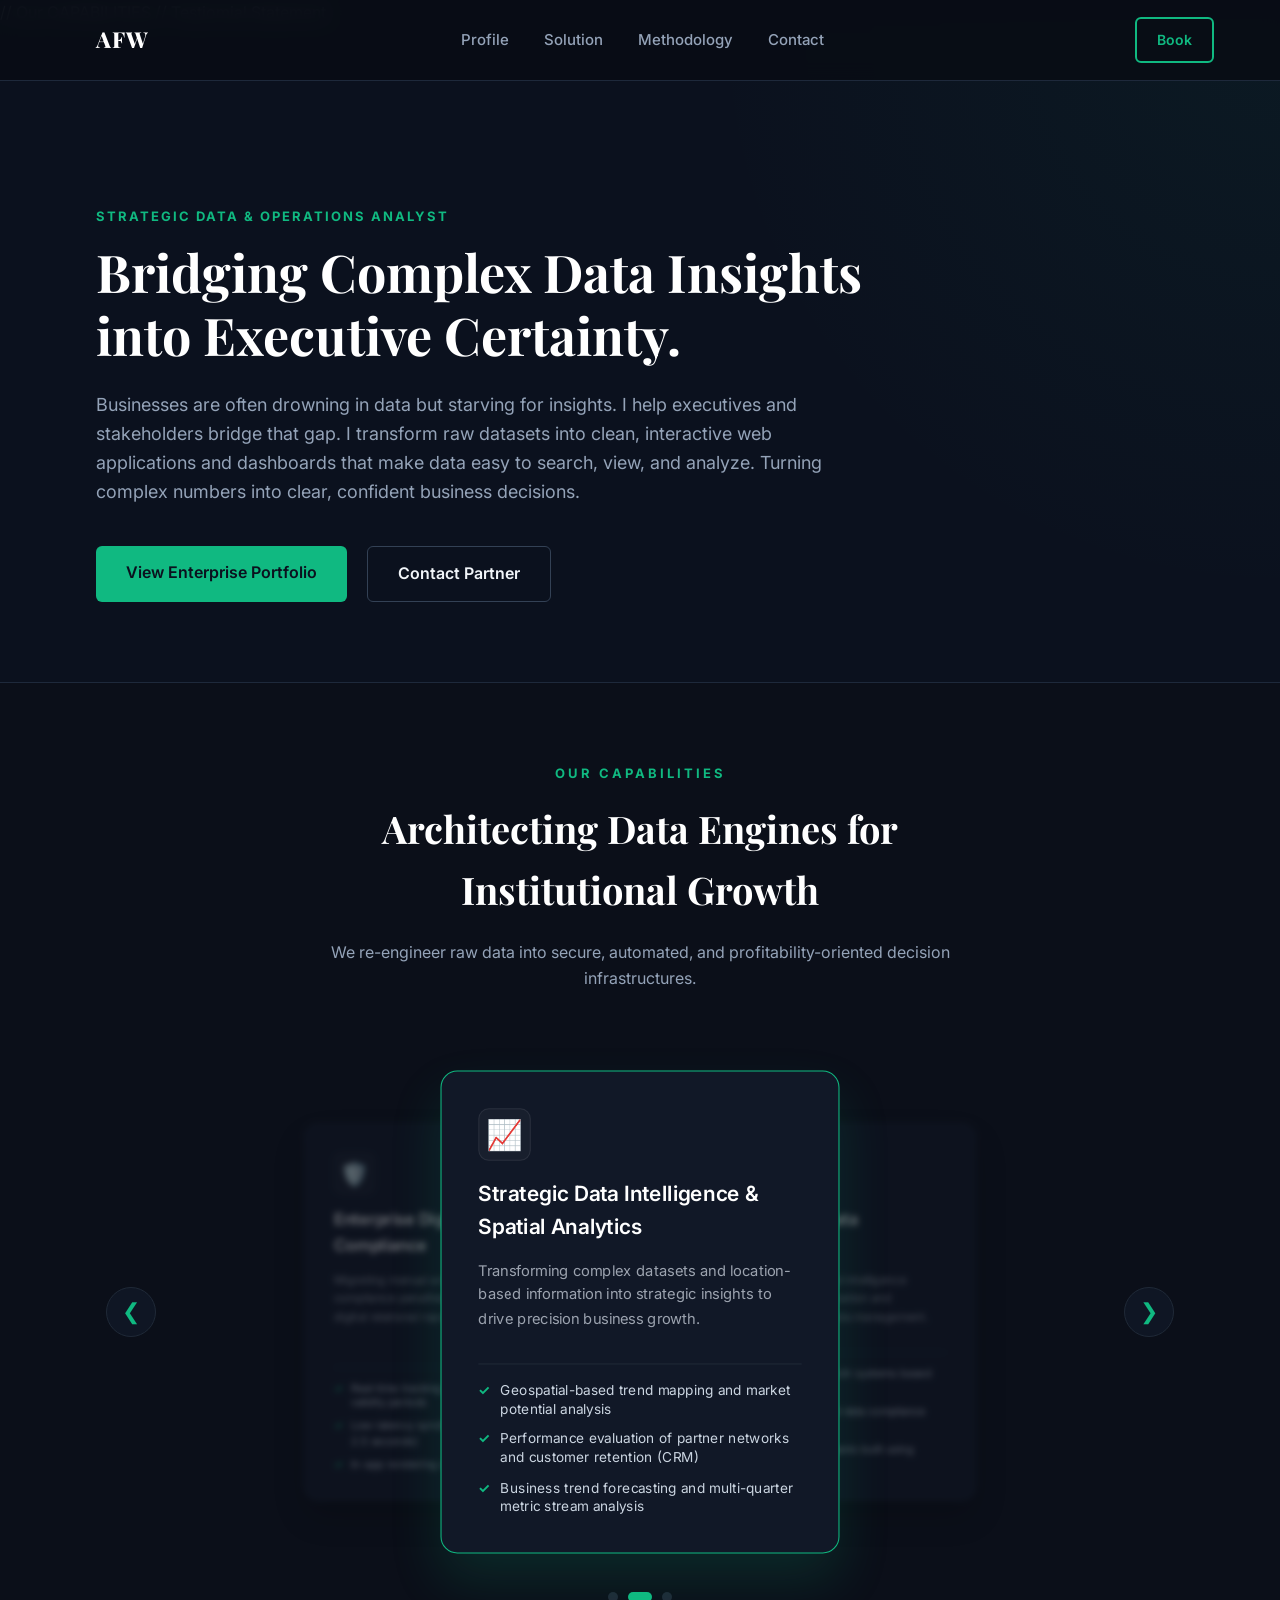
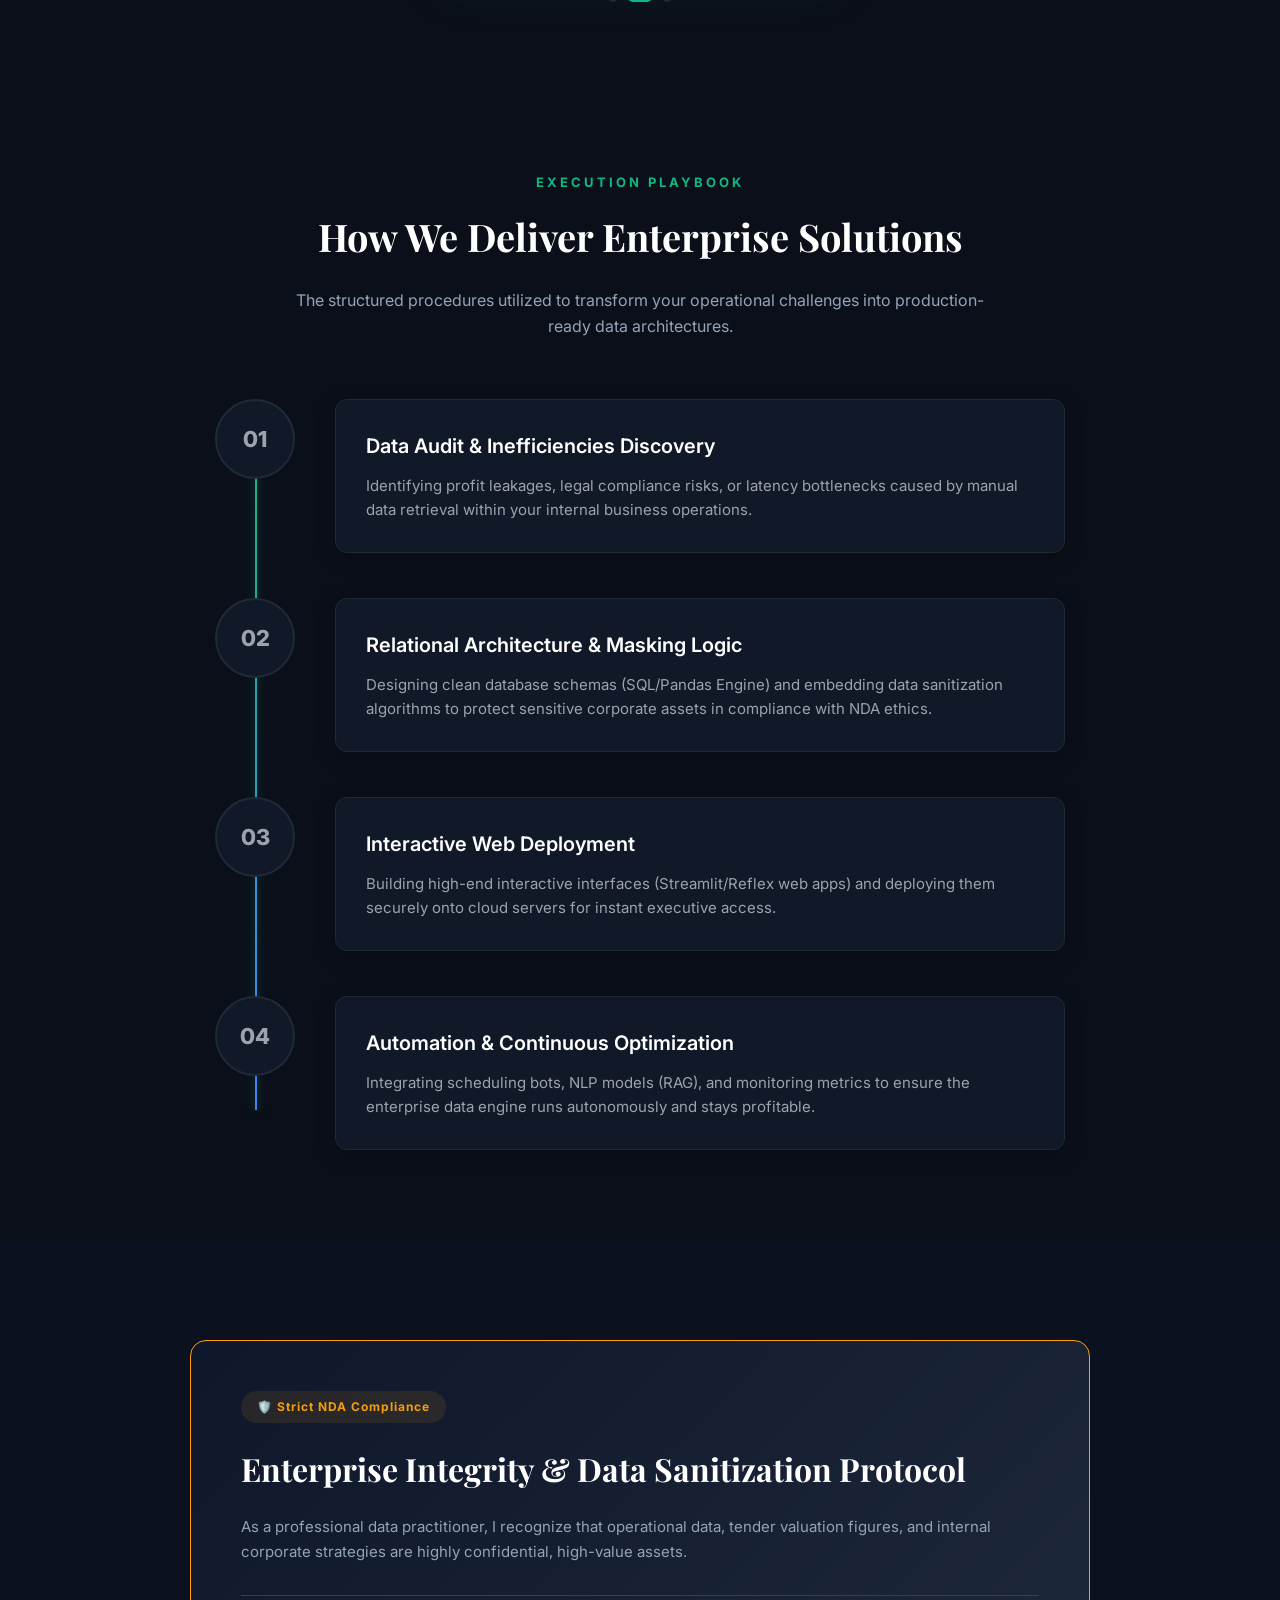
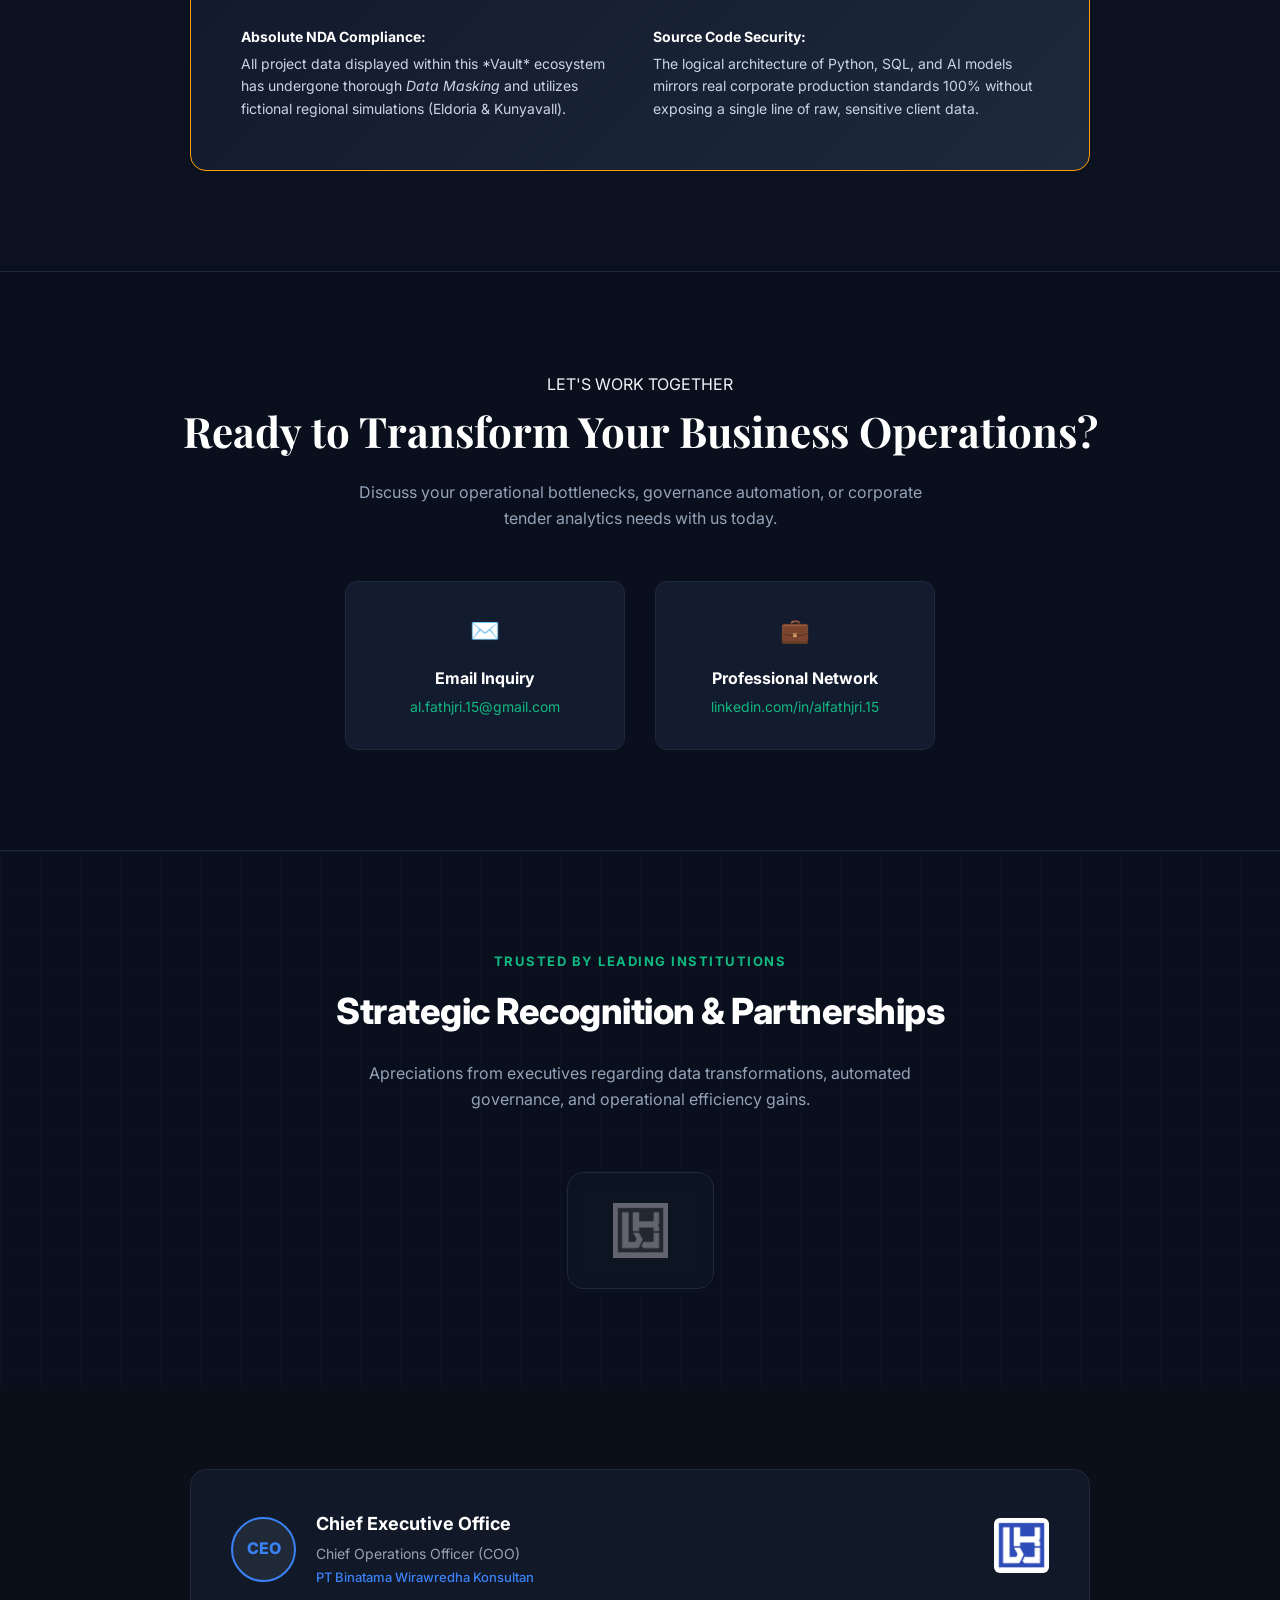
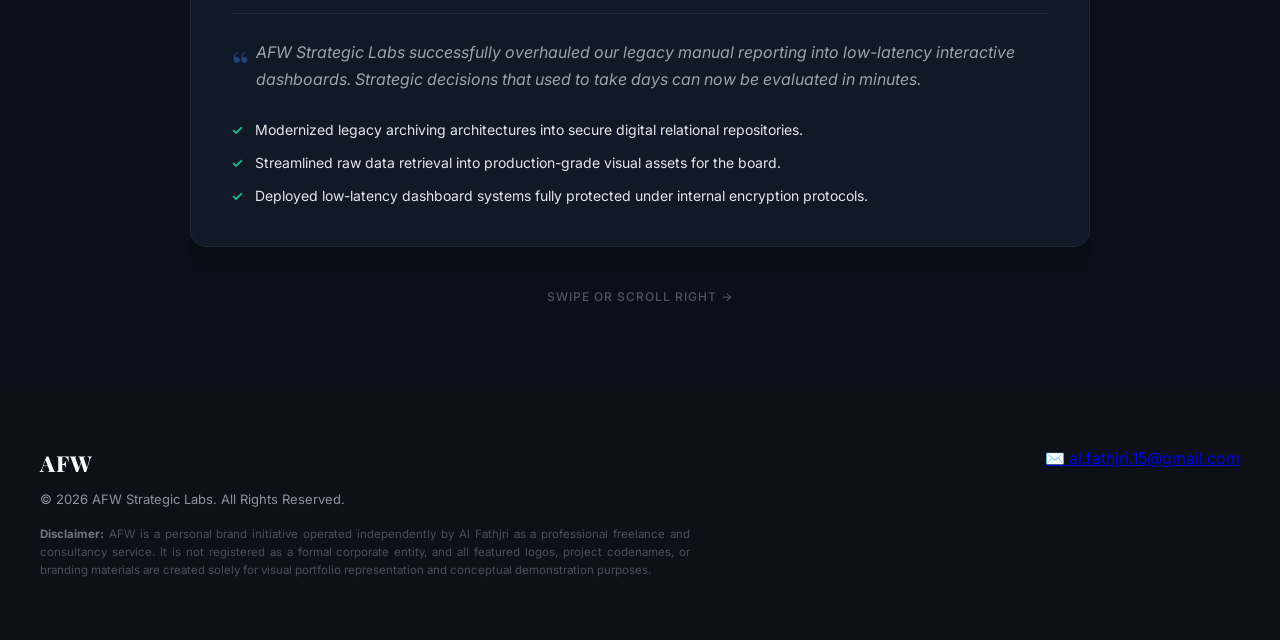
<file: index.html>
<!DOCTYPE html>
<html lang="en">
<head>
    <meta charset="UTF-8">
    <meta name="viewport" content="width=device-width, initial-scale=1.0">
    <title>AFW Strategic Labs | Enterprise Data & AI Consultant</title>
    
    <link rel="stylesheet" href="style.css">
    
    <link href="https://fonts.googleapis.com/css2?family=Inter:wght@300;400;500;600;800&family=Playfair+Display:wght@700&display=swap" rel="stylesheet">
</head>

    // Our CAPABILITIES
    <script>
        // Inisialisasi index default (Card Tengah dimaksimalkan pada urutan ke-2 / Index 1)
        let currentActiveIndex = 1; 
        const totalCards = 3;

        function updateCarouselLayout() {
            const cards = document.querySelectorAll('#carouselTrack .solution-card');
            const dots = document.querySelectorAll('.carousel-dots .dot');

            cards.forEach((card, index) => {
                // Reset semua class posisi dasar
                card.className = 'solution-card';
            
                // Logika kalkulasi penempatan posisi berputar (Looping)
                let positionIndex = (index - currentActiveIndex + totalCards) % totalCards;

                if (positionIndex === 0) {
                    card.classList.add('pos-center'); // Aktif di tengah
                } else if (positionIndex === 1) {
                    card.classList.add('pos-right');  // Berada di kanan
                } else {
                    card.classList.add('pos-left');   // Berada di kiri
                }
            });

            // Update indikator aktif pada dot bawah
            dots.forEach((dot, index) => {
                dot.className = index === currentActiveIndex ? 'dot active' : 'dot';
            });
        }

        // Fungsi klik tombol panah kanan/kiri
        function moveCarousel(direction) {
            currentActiveIndex = (currentActiveIndex + direction + totalCards) % totalCards;
            updateCarouselLayout();
        }

        // Fungsi klik langsung pada titik indikator
        function setCarousel(index) {
            currentActiveIndex = index;
            updateCarouselLayout();
        }

        // Jalankan susunan layout pertama kali saat web dibuka
        document.addEventListener("DOMContentLoaded", updateCarouselLayout);
    </script>

    // Testiomial Statement
    <script>
        document.addEventListener("DOMContentLoaded", function() {
            const carousel = document.getElementById("testimonialCarousel");
            
            // Time interval for sliding (10000 milliseconds = 10 seconds)
            const intervalTime = 10000; 
            
            function autoScroll() {
                // Calculate full card width including the gap
                const cardWidth = carousel.offsetWidth + 30; 
                
                // If scroll reaches the end of the last card, reset to start (0)
                if (carousel.scrollLeft + carousel.offsetWidth >= carousel.scrollWidth - 10) {
                    carousel.scrollTo({ left: 0, behavior: 'smooth' });
                } else {
                    // Otherwise, scroll right by one card width
                    carousel.scrollBy({ left: cardWidth, behavior: 'smooth' });
                }
            }

            // Execute auto scroll based on time interval
            let scrollInterval = setInterval(autoScroll, intervalTime);

            // OPTIONAL: Stop auto timer if user manually scrolls/touches the slider
            carousel.addEventListener("pointerdown", () => clearInterval(scrollInterval));
            carousel.addEventListener("pointerup", () => {
                clearInterval(scrollInterval);
                scrollInterval = setInterval(autoScroll, intervalTime);
            });
        });
    </script>

<body>

    <header class="navbar">
        <div class="nav-container">
            <a href="index.html" class="nav-logo">AFW</a>
            <nav class="nav-menu">
                <a href="profile.html" class="nav-item">Profile</a>
                <a href="solution.html" class="nav-item">Solution</a>
                <a href="methodology.html" class="nav-item">Methodology</a>
                <a href="contact.html" class="nav-item">Contact</a>
            </nav>
            <div class="nav-action">
                <a href="mailto:al.fathjri.15@gmail.com?subject=Inquiry" class="btn-nav">Book</a>
            </div>
        </div>
    </header>

    <main>

        <section class="hero">
            <div class="container">
                <span class="subtitle">STRATEGIC DATA & OPERATIONS ANALYST</span>
                <h1>Bridging Complex Data Insights into Executive Certainty.</h1>
                <p class="bio">
                    Businesses are often drowning in data but starving for insights. I help executives and stakeholders bridge 
                    that gap. I transform raw datasets into clean, interactive web applications and dashboards that make 
                    data easy to search, view, and analyze. Turning complex numbers into clear, confident business decisions.
                </p>
                <div class="cta-buttons">
                    <a href="solution.html" class="btn btn-primary">View Enterprise Portfolio</a>
                    <a href="mailto:al.fathjri.15@gmail.com" class="btn btn-secondary">Contact Partner</a>
                </div>
            </div>
        </section>

        <section id="Capablities" class="solutions-section">
            <div class="container">
                <div class="section-header">
                    <span class="tagline">OUR CAPABILITIES</span>
                    <h2>Architecting Data Engines for Institutional Growth</h2>
                    <p>We re-engineer raw data into secure, automated, and profitability-oriented decision infrastructures.</p>
                </div>

                <div class="carousel-3d-wrapper">
                
                    <button class="nav-btn prev-btn" onclick="moveCarousel(-1)">&#10094;</button>
                
                    <div class="solutions-grid-3d" id="carouselTrack">
                    
                        <div class="solution-card">
                            <div class="card-icon">🛡️</div>
                            <h3>Enterprise Digital Governance & Compliance</h3>
                            <p>Migrating manual archiving prone to compliance penalties into secure, centralized digital relational repository systems.</p>
                            <ul class="card-features">
                                <li><span class="check-icon">✓</span> Real-time tracking algorithms for permit validity periods</li>
                                <li><span class="check-icon">✓</span> Low-latency synchronous search systems (&lt; 2.5 seconds)</li>
                                <li><span class="check-icon">✓</span> In-app rendering security protocols</li>
                            </ul>
                        </div>

                        <div class="solution-card">
                            <div class="card-icon">📈</div>
                            <h3>Strategic Data Intelligence & Spatial Analytics</h3>
                            <p>Transforming complex datasets and location-based information into strategic insights to drive precision business growth.</p>
                            <ul class="card-features">
                                <li><span class="check-icon">✓</span> Geospatial-based trend mapping and market potential analysis</li>
                                <li><span class="check-icon">✓</span> Performance evaluation of partner networks and customer retention (CRM)</li>
                                <li><span class="check-icon">✓</span> Business trend forecasting and multi-quarter metric stream analysis</li>
                            </ul>
                        </div>

                        <div class="solution-card">
                            <div class="card-icon">🤖</div>
                            <h3>AI Automation & Data Operations</h3>
                            <p>Integrating modern artificial intelligence (GenAI) for workflow automation and accountable operational data management.</p>
                            <ul class="card-features">
                                <li><span class="check-icon">✓</span> Intelligent document search systems based on NLP (RAG)</li>
                                <li><span class="check-icon">✓</span> Workflow automation and data compliance management</li>
                                <li><span class="check-icon">✓</span> Interactive cloud dashboards built using Python & Web Hubs</li>
                            </ul>
                        </div>

                    </div>

                    <button class="nav-btn next-btn" onclick="moveCarousel(1)">&#10095;</button>
                </div>

                <div class="carousel-dots">
                    <span class="dot" onclick="setCarousel(0)"></span>
                    <span class="dot" onclick="setCarousel(1)"></span>
                    <span class="dot" onclick="setCarousel(2)"></span>
                </div>

            </div>
        </section>

        <section id="methodology" class="methodology-section">
            <div class="container">
                <div class="section-header text-center">
                    <span class="tagline">EXECUTION PLAYBOOK</span>
                    <h2>How We Deliver Enterprise Solutions</h2>
                    <p>The structured procedures utilized to transform your operational challenges into production-ready data architectures.</p>
                </div>

                <div class="method-timeline-glow">
                    
                    <div class="timeline-line-base">
                        <div class="timeline-line-fill"></div>
                    </div>

                    <div class="method-step-glow">
                        <div class="step-number-glow">01</div>
                        <div class="step-card-glow">
                            <h3>Data Audit & Inefficiencies Discovery</h3>
                            <p>Identifying profit leakages, legal compliance risks, or latency bottlenecks caused by manual data retrieval within your internal business operations.</p>
                        </div>
                    </div>

                    <div class="method-step-glow">
                        <div class="step-number-glow">02</div>
                        <div class="step-card-glow">
                            <h3>Relational Architecture & Masking Logic</h3>
                            <p>Designing clean database schemas (SQL/Pandas Engine) and embedding data sanitization algorithms to protect sensitive corporate assets in compliance with NDA ethics.</p>
                        </div>
                    </div>

                    <div class="method-step-glow">
                        <div class="step-number-glow">03</div>
                        <div class="step-card-glow">
                            <h3>Interactive Web Deployment</h3>
                            <p>Building high-end interactive interfaces (Streamlit/Reflex web apps) and deploying them securely onto cloud servers for instant executive access.</p>
                        </div>
                    </div>

                    <div class="method-step-glow">
                        <div class="step-number-glow">04</div>
                        <div class="step-card-glow">
                            <h3>Automation & Continuous Optimization</h3>
                            <p>Integrating scheduling bots, NLP models (RAG), and monitoring metrics to ensure the enterprise data engine runs autonomously and stays profitable.</p>
                        </div>
                    </div>

                </div>
            </div>
        </section>

        <section id="trust" class="trust-section">
            <div class="container">
                <div class="trust-box">
                    <div class="trust-badge">🛡️ Strict NDA Compliance</div>
                    <h2>Enterprise Integrity & Data Sanitization Protocol</h2>
                    <p>
                        As a professional data practitioner, I recognize that operational data, tender valuation figures, and internal corporate strategies are highly confidential, high-value assets.
                    </p>
                    <div class="trust-points">
                        <div class="t-point">
                            <strong>Absolute NDA Compliance:</strong> All project data displayed within this *Vault* ecosystem has undergone thorough <em>Data Masking</em> and utilizes fictional regional simulations (Eldoria & Kunyavall).
                        </div>
                        <div class="t-point">
                            <strong>Source Code Security:</strong> The logical architecture of Python, SQL, and AI models mirrors real corporate production standards 100% without exposing a single line of raw, sensitive client data.
                        </div>
                    </div>
                </div>
            </div>
        </section>

        <section class="contact-section">
            <div class="container text-center">
                <span class="tagline">LET'S WORK TOGETHER</span>
                <h2>Ready to Transform Your Business Operations?</h2>
                <p>Discuss your operational bottlenecks, governance automation, or corporate tender analytics needs with us today.</p>
                
                <div class="contact-grid">
                    <a href="mailto:al.fathjri.15@gmail.com?subject=Inquiry:%20Data%20&%20Operations%20Consulting" class="contact-card-link">
                        <div class="c-icon">✉️</div>
                        <h4>Email Inquiry</h4>
                        <p>al.fathjri.15@gmail.com</p>
                    </a>
                    <a href="https://www.linkedin.com/in/al-fathjri-wisesa-532263352/" target="_blank" class="contact-card-link">
                        <div class="c-icon">💼</div>
                        <h4>Professional Network</h4>
                        <p>linkedin.com/in/alfathjri.15</p>
                    </a>
                </div>
            </div>
        </section>

        <section class="trust-recognition-section">
            <div class="container">
                <div class="section-header text-center">
                    <span class="tagline" style="color: black">TRUSTED BY LEADING INSTITUTIONS</span>
                    <h2>Strategic Recognition & Partnerships</h2>
                    <p>Apreciations from executives regarding data transformations, automated governance, and operational efficiency gains.</p>
                </div>

                <div class="logo-grid">
                    <div class="logo-item">
                        <img src="Documents/BWK.jpeg" alt="Logo PT Binatama Wirawredha Konsultan">
                    </div>
                </div>
            </div>
        </section>

        <section class="trust-recognition-section_1">
            <div class="container">
                
                <div class="slider-wrapper">
                    <div class="cards-carousel" id="testimonialCarousel">
                        
                        <div class="recognition-card-dark">
                            <div class="card-dark-header">
                                <div class="client-profile-box">
                                    <div class="client-avatar-frame">
                                        <div class="avatar-placeholder">CEO</div>
                                    </div>
                                    <div class="client-identity">
                                        <h3>Chief Executive Office</h3>
                                        <p class="position">Chief Operations Officer (COO)</p>
                                        <p class="company">PT Binatama Wirawredha Konsultan</p>
                                    </div>
                                </div>
                                <div class="client-logo-box">
                                    <img src="Documents/BWK.jpeg" alt="Logo PT BWK" class="client-brand-logo">
                                </div>
                            </div>
                            <div class="card-dark-divider"></div>
                            <div class="card-dark-body">
                                <div class="testimonial-statement">
                                    <span class="quote-mark">“</span>
                                    <p>AFW Strategic Labs successfully overhauled our legacy manual reporting into low-latency interactive dashboards. Strategic decisions that used to take days can now be evaluated in minutes.</p>
                                </div>
                                <ul class="achievement-list">
                                    <li><span class="check-icon">✓</span> Modernized legacy archiving architectures into secure digital relational repositories.</li>
                                    <li><span class="check-icon">✓</span> Streamlined raw data retrieval into production-grade visual assets for the board.</li>
                                    <li><span class="check-icon">✓</span> Deployed low-latency dashboard systems fully protected under internal encryption protocols.</li>
                                </ul>
                            </div>
                        </div>

                        <div class="recognition-card-dark">
                            <div class="card-dark-header">
                                <div class="client-profile-box">
                                    <div class="client-avatar-frame">
                                        <div class="avatar-placeholder">CMO</div>
                                    </div>
                                    <div class="client-identity">
                                        <h3>Chief Management Office</h3>
                                        <p class="position">Chief Management Officer (CMO)</p>
                                        <p class="company">PT Binatama Wirawredha Konsultan</p>
                                    </div>
                                </div>
                                <div class="client-logo-box">
                                    <img src="Documents/BWK.jpeg" alt="Logo PT BWK" class="client-brand-logo">
                                </div>
                            </div>
                            <div class="card-dark-divider"></div>
                            <div class="card-dark-body">
                                <div class="testimonial-statement">
                                    <span class="quote-mark">“</span>
                                    <p>The integrated geospatial data architecture engineered for us provided complete real-time visibility over multi-quarter metric movements across key operational territories.</p>
                                </div>
                                <ul class="achievement-list">
                                    <li><span class="check-icon">✓</span> Integrated geospatial-based trend mapping and market potential models.</li>
                                    <li><span class="check-icon">✓</span> Structured business trend forecasting backed by centralized Python & Web Hub visualizations.</li>
                                    <li><span class="check-icon">✓</span> Enforced strict data masking logic on sensitive assets per enterprise NDA standards.</li>
                                </ul>
                            </div>
                        </div>
                    </div>
                </div>

                <div class="swipe-indicator">
                    <span>Swipe or Scroll Right</span> →
                </div>

            </div>
        </section>

    </main>

    <footer class="site-footer">
        <div class="p-wrapper footer-container">
            
            <div class="footer-brand">
                <a href="index.html" class="nav-logo footer-logo">AFW</a>
                <p class="footer-copyright">© 2026 AFW Strategic Labs. All Rights Reserved.</p>
                
                <p class="footer-legal-disclaimer">
                    <strong>Disclaimer:</strong> AFW is a personal brand initiative operated independently by Al Fathjri as a professional freelance and consultancy service. It is not registered as a formal corporate entity, and all featured logos, project codenames, or branding materials are created solely for visual portfolio representation and conceptual demonstration purposes.
                </p>
            </div>

            <div class="footer-actions">
                <a href="mailto:al.fathjri.15@gmail.com" class="footer-email">
                    ✉️ al.fathjri.15@gmail.com
                </a>
            </div>

        </div>
    </footer>
    
</body>
</html>
</file>
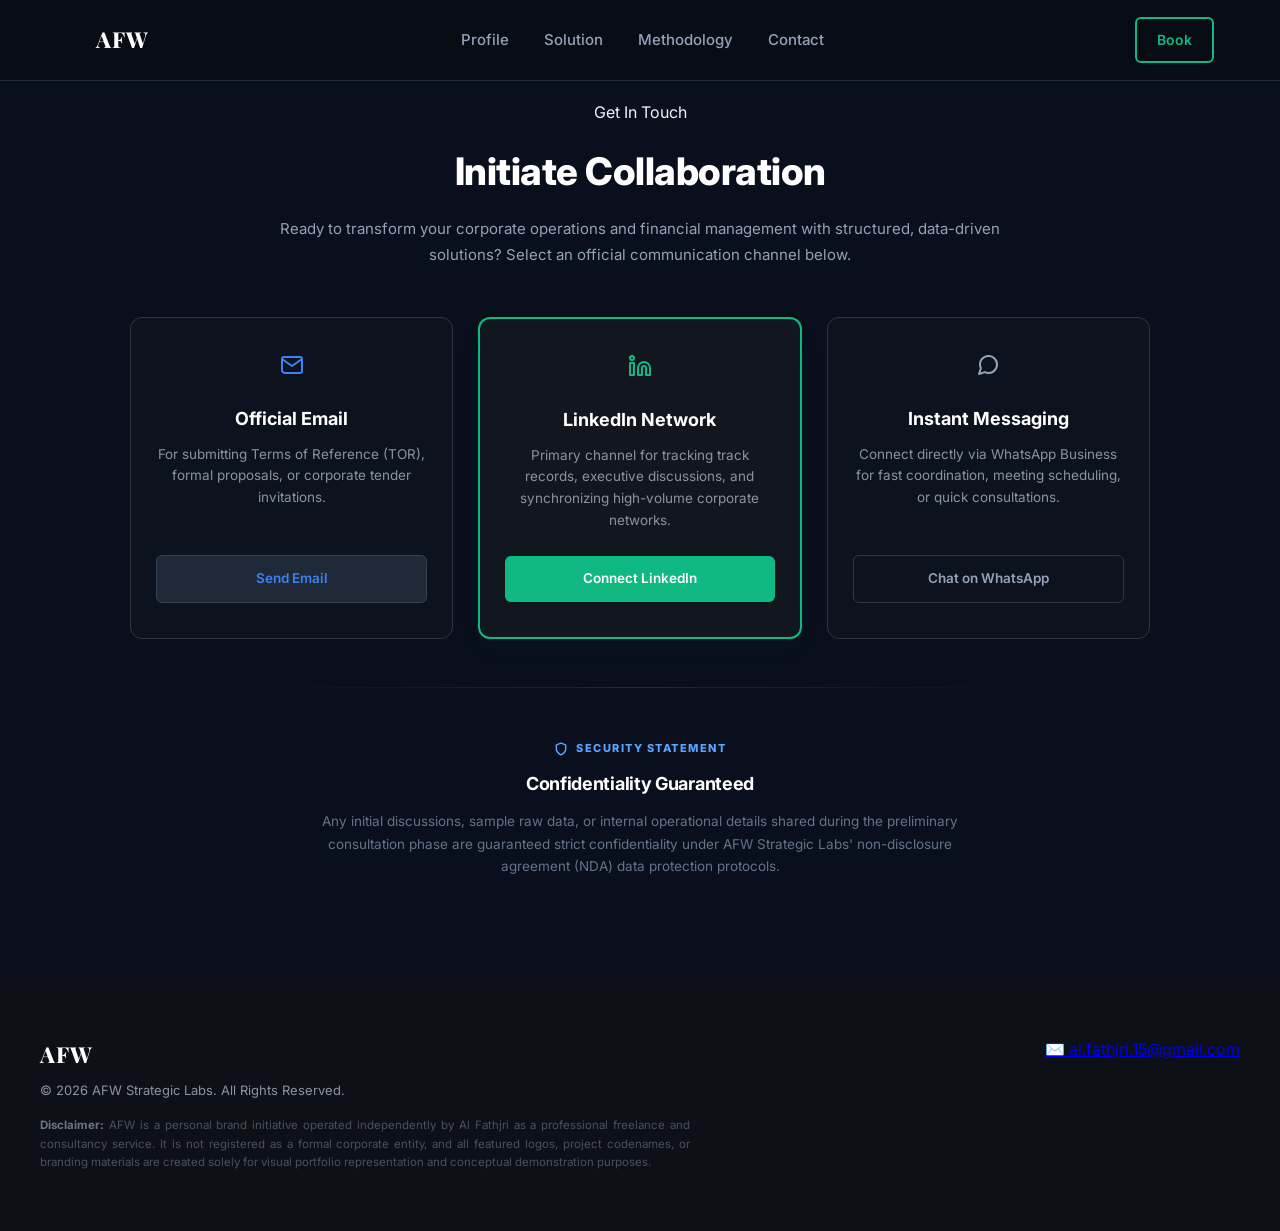
<file: contact.html>
<!DOCTYPE html>
<html lang="en">
<head>
    <meta charset="UTF-8">
    <meta name="viewport" content="width=device-width, initial-scale=1.0">
    <title>AFW Strategic Labs | Enterprise Data & AI Consultant</title>
    
    <link rel="stylesheet" href="style-4.css">
    
    <link href="https://fonts.googleapis.com/css2?family=Inter:wght@300;400;500;600;800&family=Playfair+Display:wght@700&display=swap" rel="stylesheet">
</head>

<body>
    <header class="navbar">
        <div class="nav-container">
            <a href="index.html" class="nav-logo">AFW</a>
            <nav class="nav-menu">
                <a href="profile.html" class="nav-item">Profile</a>
                <a href="solution.html" class="nav-item">Solution</a>
                <a href="methodology.html" class="nav-item">Methodology</a>
                <a href="contact.html" class="nav-item">Contact</a>
            </nav>
            <div class="nav-action">
                <a href="mailto:al.fathjri.15@gmail.com?subject=Inquiry" class="btn-nav">Book</a>
            </div>
        </div>
    </header>

    <main>
        <section class="p-contact-header-block">
            <div class="p-contact-header-content">
                <span class="p-badge">Get In Touch</span>
                <h1>Initiate Collaboration</h1>
                <p class="p-contact-tagline">
                    Ready to transform your corporate operations and financial management with structured, data-driven solutions? Select an official communication channel below.
                </p>
            </div>
        </section>

        <section class="p-contact-channels-section">
            <div class="p-contact-container">
                <div class="p-contact-channels-grid"> 
                    
                    <div class="p-contact-node-card">
                        <div class="p-contact-icon-wrapper">
                            <svg xmlns="http://www.w3.org/2000/svg" width="24" height="24" viewBox="0 0 24 24" fill="none" stroke="#3b82f6" stroke-width="2" stroke-linecap="round" stroke-linejoin="round"><path d="M4 4h16c1.1 0 2 .9 2 2v12c0 1.1-.9 2-2 2H4c1.1 0-2-.9-2-2V6c0-1.1.9-2 2-2z"/><polyline points="22,6 12,13 2,6"/></svg>
                        </div>
                        <h3>Official Email</h3>
                        <p>For submitting Terms of Reference (TOR), formal proposals, or corporate tender invitations.</p>
                        <a href="mailto:al.fathjri.15@gmail.com?subject=Strategic Discussion Inquiry" class="btn-contact btn-email">
                            Send Email
                        </a>
                    </div>

                    <div class="p-contact-node-card card-featured">
                        <div class="p-contact-icon-wrapper">
                            <svg xmlns="http://www.w3.org/2000/svg" width="24" height="24" viewBox="0 0 24 24" fill="none" stroke="#10b981" stroke-width="2" stroke-linecap="round" stroke-linejoin="round"><path d="M16 8a6 6 0 0 1 6 6v7h-4v-7a2 2 0 0 0-2-2 2 2 0 0 0-2 2v7h-4v-7a6 6 0 0 1 6-6z"/><rect x="2" y="9" width="4" height="12"/><circle cx="4" cy="4" r="2"/></svg>
                        </div>
                        <h3>LinkedIn Network</h3>
                        <p>Primary channel for tracking track records, executive discussions, and synchronizing high-volume corporate networks.</p>
                        <a href="https://www.linkedin.com/in/al-fathjri-wisesa-532263352/" target="_blank" class="btn-contact btn-linkedin">
                            Connect LinkedIn
                        </a>
                    </div>

                    <div class="p-contact-node-card">
                        <div class="p-contact-icon-wrapper">
                            <svg xmlns="http://www.w3.org/2000/svg" width="24" height="24" viewBox="0 0 24 24" fill="none" stroke="#94a3b8" stroke-width="2" stroke-linecap="round" stroke-linejoin="round"><path d="M21 11.5a8.38 8.38 0 0 1-.9 3.8 8.5 8.5 0 0 1-7.6 4.7 8.38 8.38 0 0 1-3.8-.9L3 21l1.9-5.7a8.38 8.38 0 0 1-.9-3.8 8.5 8.5 0 0 1 4.7-7.6 8.38 8.38 0 0 1 3.8-.9h.5a8.48 8.48 0 0 1 8 8v.5z"/></svg>
                        </div>
                        <h3>Instant Messaging</h3>
                        <p>Connect directly via WhatsApp Business for fast coordination, meeting scheduling, or quick consultations.</p>
                        <a href="https://wa.me/6285236898350" target="_blank" class="btn-contact btn-whatsapp">
                            Chat on WhatsApp
                        </a>
                    </div>

                </div>
            </div>
        </section>

        <section class="p-section-block p-footer-secure-section">
            <div class="p-secure-footnote-container">
                <div class="p-secure-line-divider"></div>
                
                <div class="p-secure-footnote-content">
                    <div class="p-secure-meta-tag">
                        <svg xmlns="http://www.w3.org/2000/svg" width="14" height="14" viewBox="0 0 24 24" fill="none" stroke="#58a6ff" stroke-width="2.5" stroke-linecap="round" stroke-linejoin="round"><path d="M12 22s8-4 8-10V5l-8-3-8 3v7c0 6 8 10 8 10z"/></svg>
                        <span>Security Statement</span>
                    </div>
                    
                    <h3>Confidentiality Guaranteed</h3>
                    
                    <p>
                        Any initial discussions, sample raw data, or internal operational details shared during the preliminary consultation phase are guaranteed strict confidentiality under AFW Strategic Labs' non-disclosure agreement (NDA) data protection protocols.
                    </p>
                </div>
            </div>
        </section>

    </main>

    <footer class="site-footer">
        <div class="p-wrapper footer-container">
            
            <div class="footer-brand">
                <a href="index.html" class="nav-logo footer-logo">AFW<span></a>
                <p class="footer-copyright">© 2026 AFW Strategic Labs. All Rights Reserved.</p>
                
                <p class="footer-legal-disclaimer">
                    <strong>Disclaimer:</strong> AFW is a personal brand initiative operated independently by Al Fathjri as a professional freelance and consultancy service. It is not registered as a formal corporate entity, and all featured logos, project codenames, or branding materials are created solely for visual portfolio representation and conceptual demonstration purposes.
                </p>
            </div>

            <div class="footer-actions">
                <a href="mailto:al.fathjri.15@gmail.com" class="footer-email">
                    ✉️ al.fathjri.15@gmail.com
                </a>
            </div>

        </div>
    </footer>


</body>
</html>
</file>
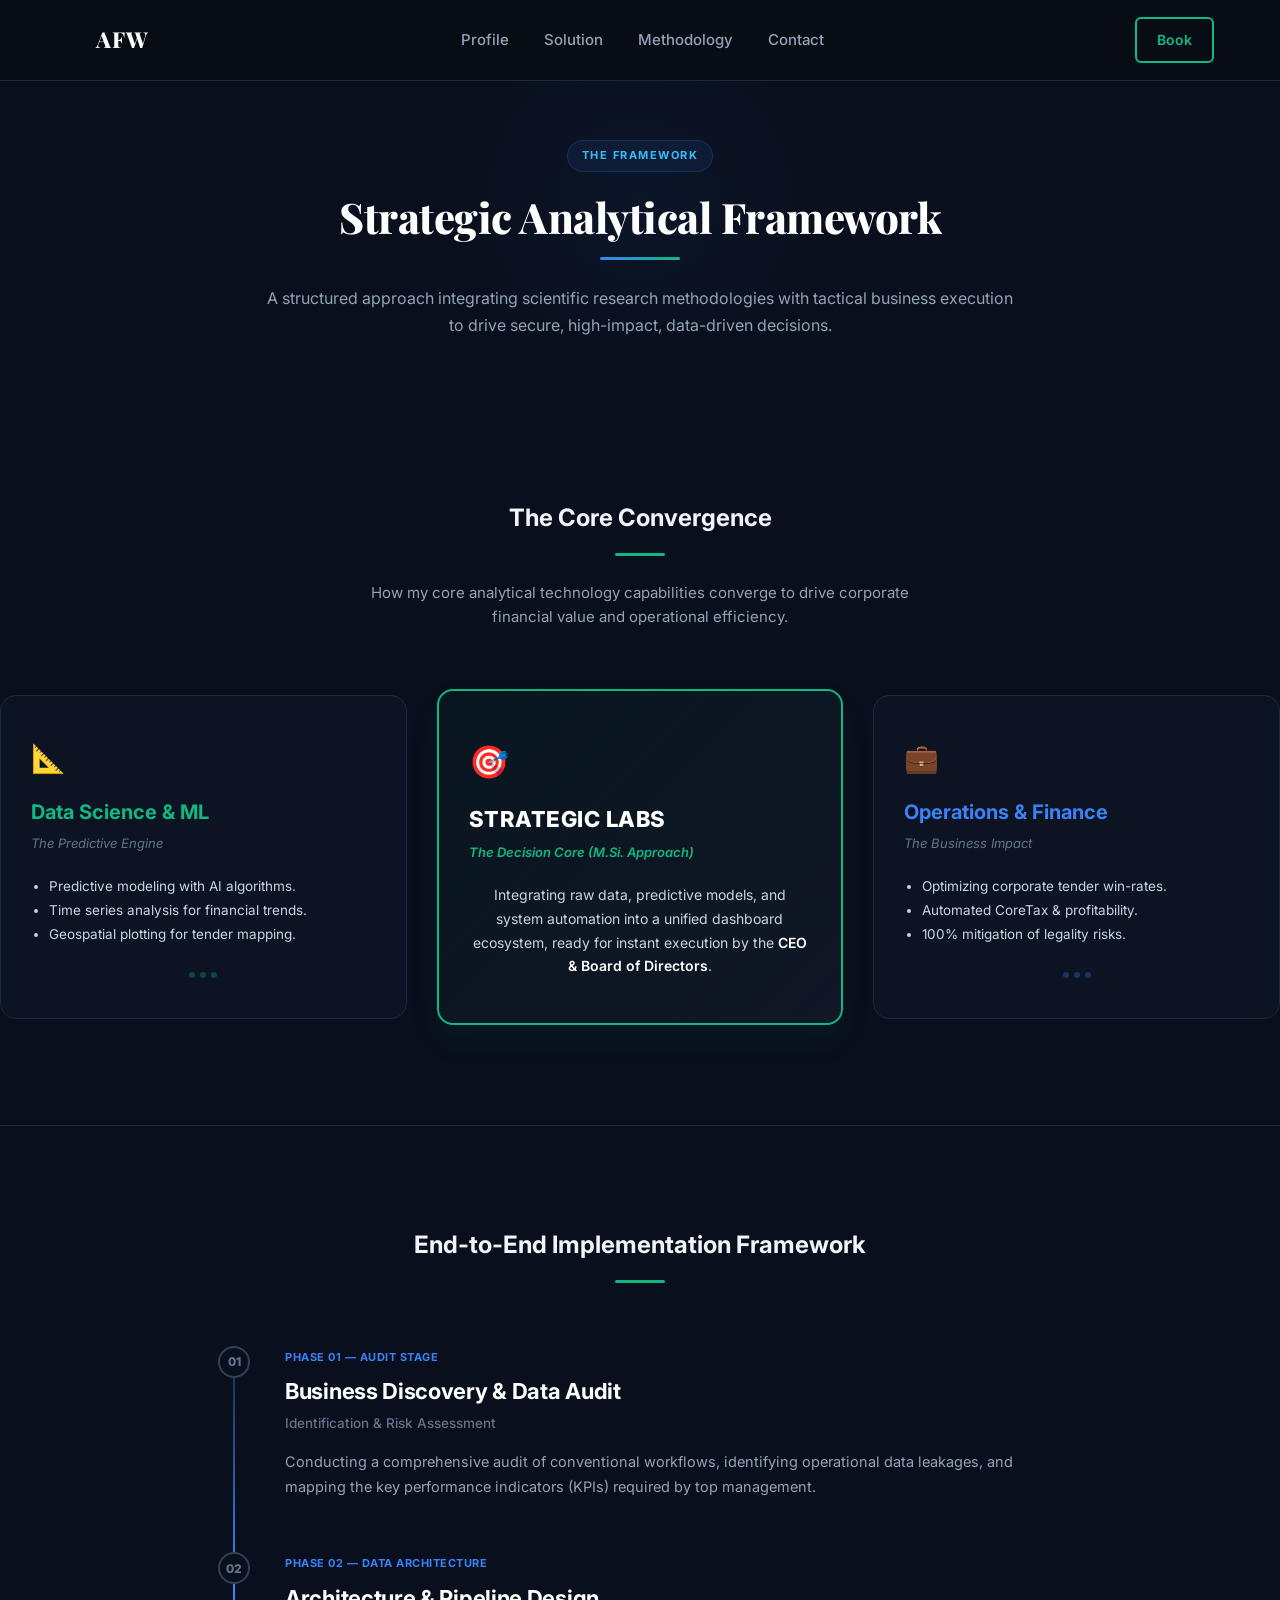
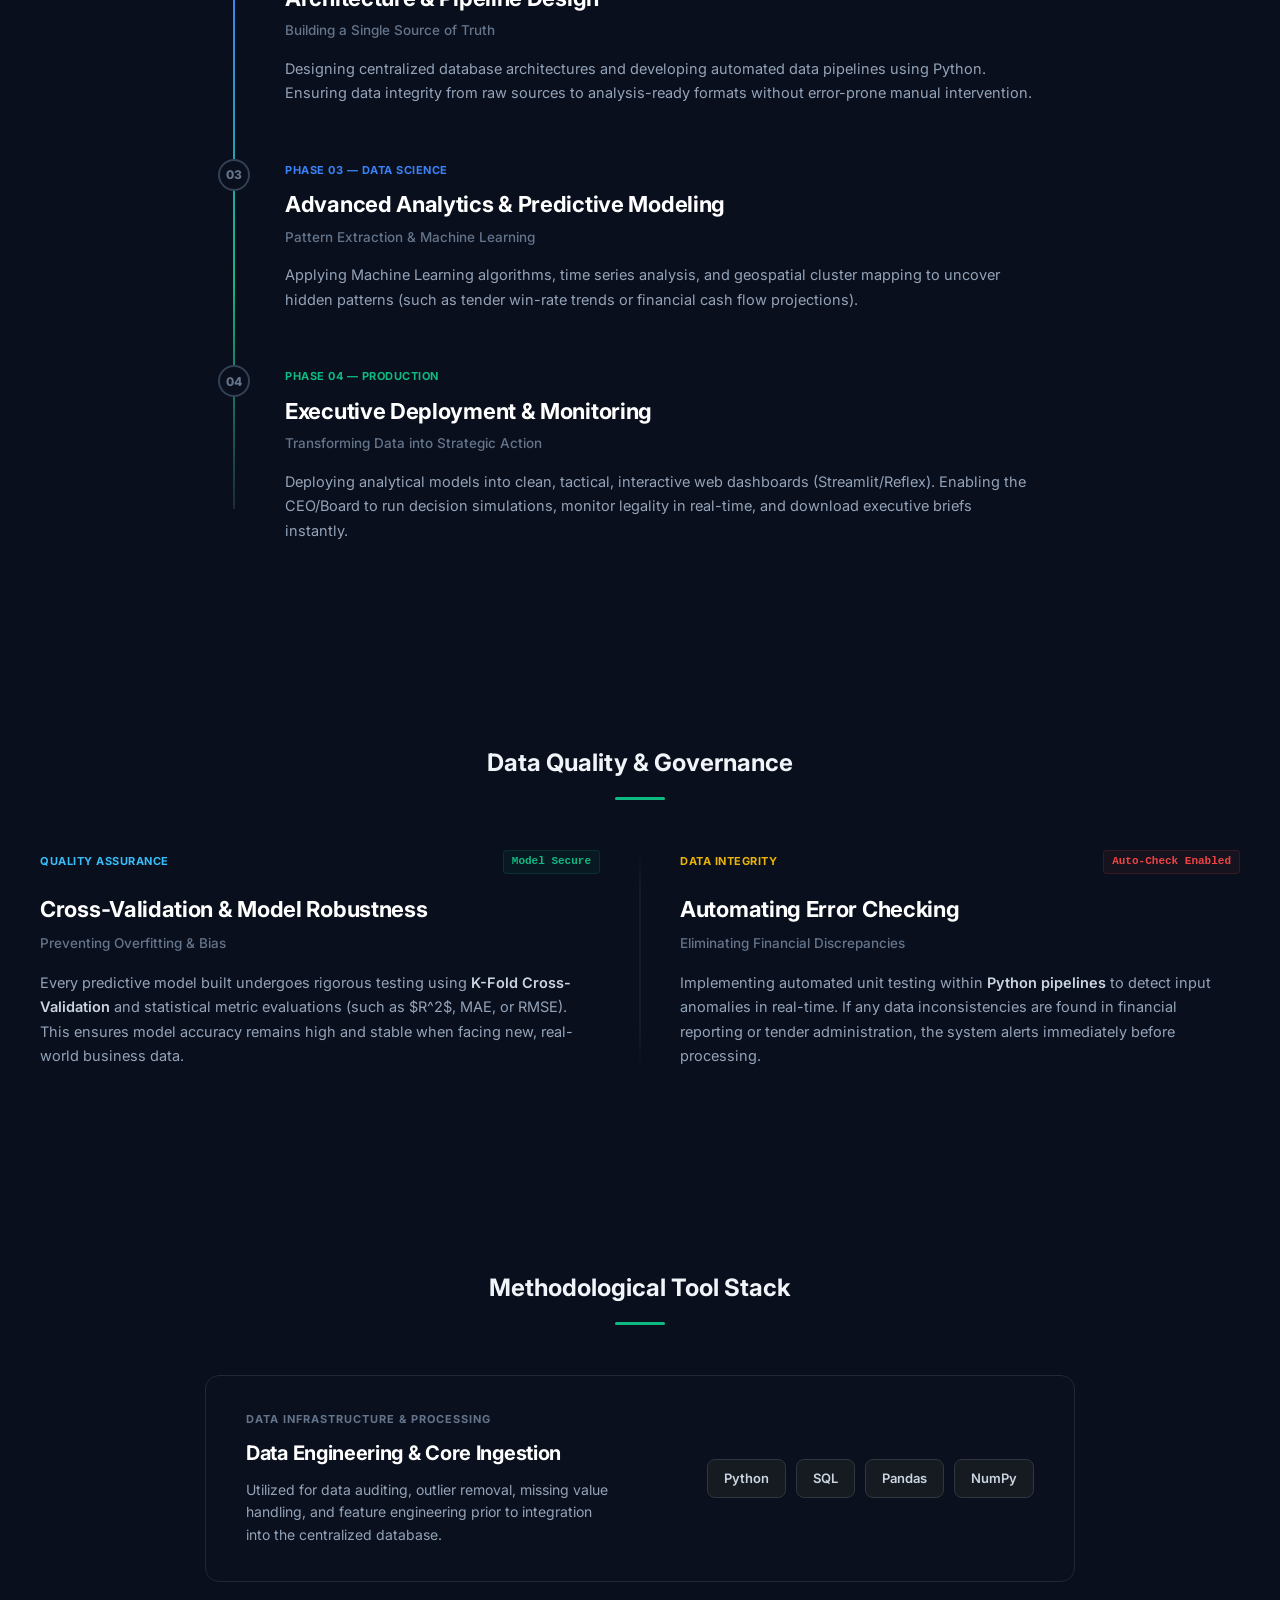
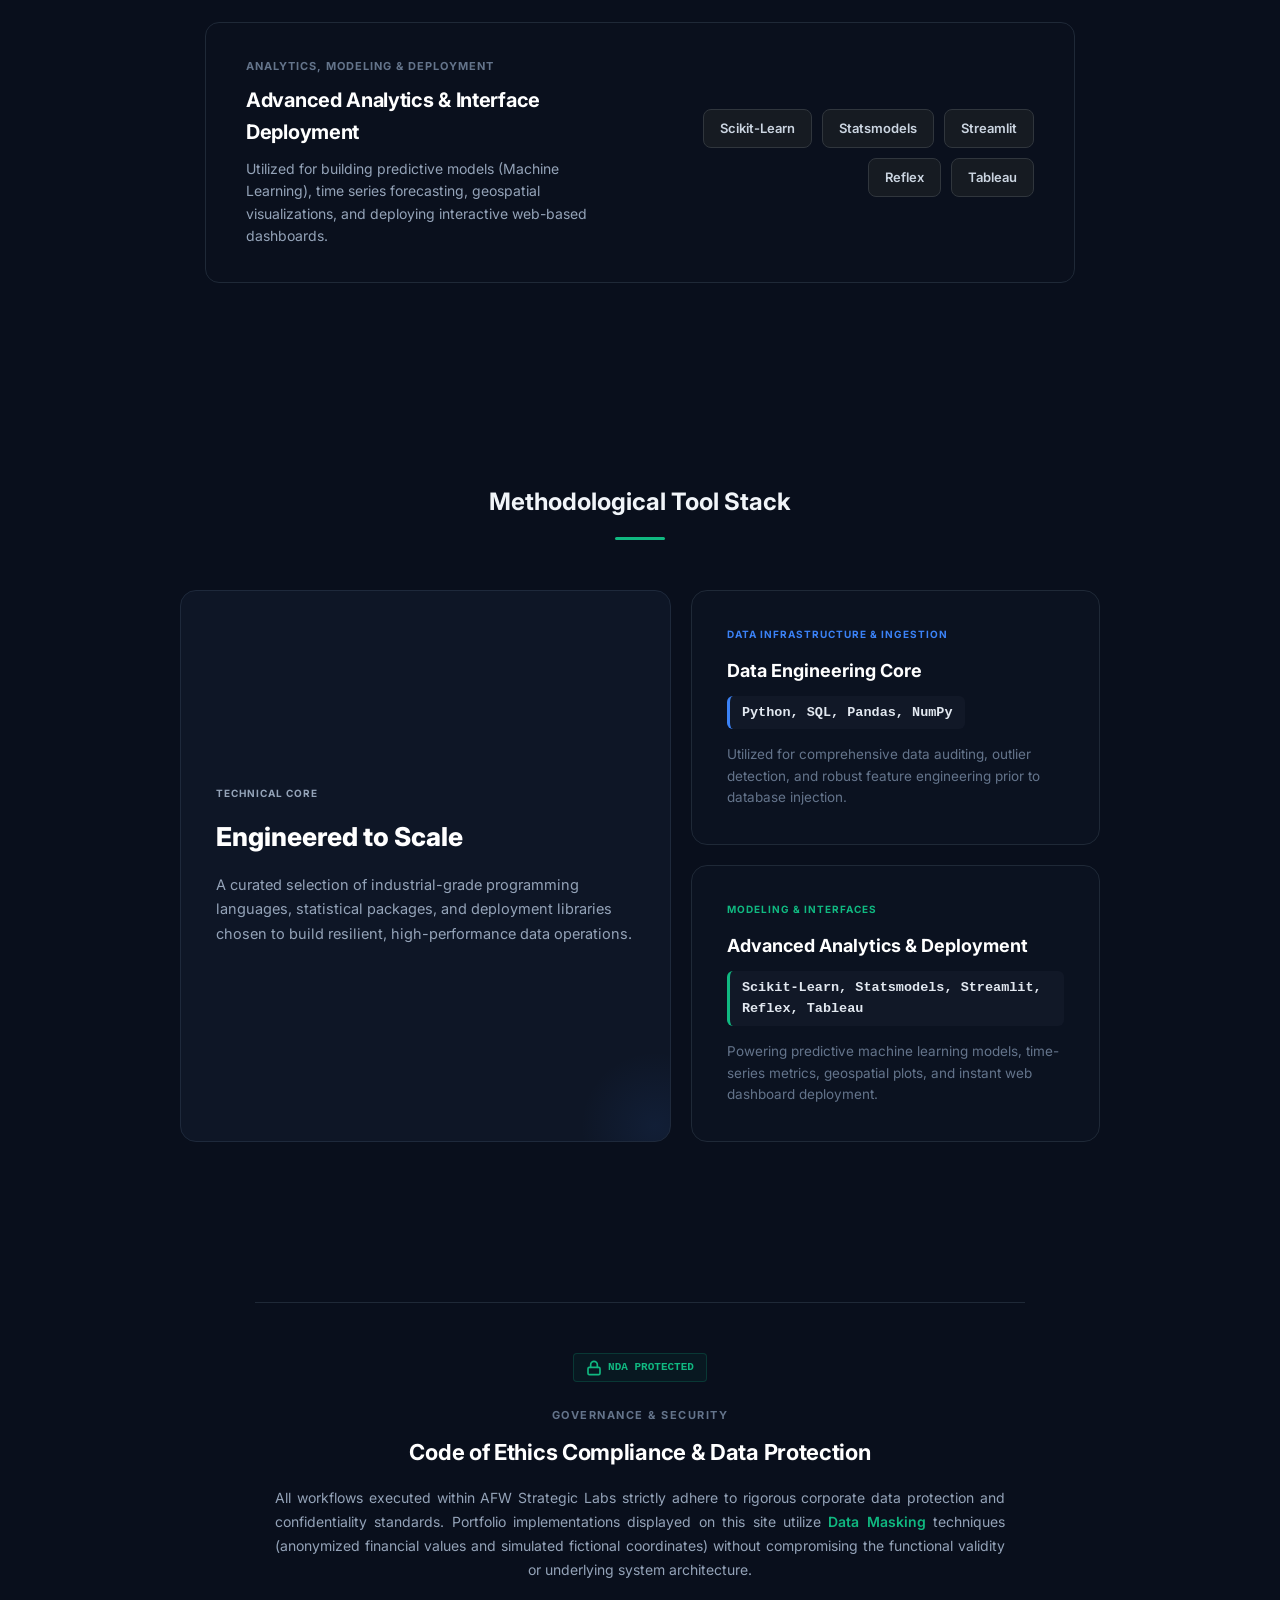
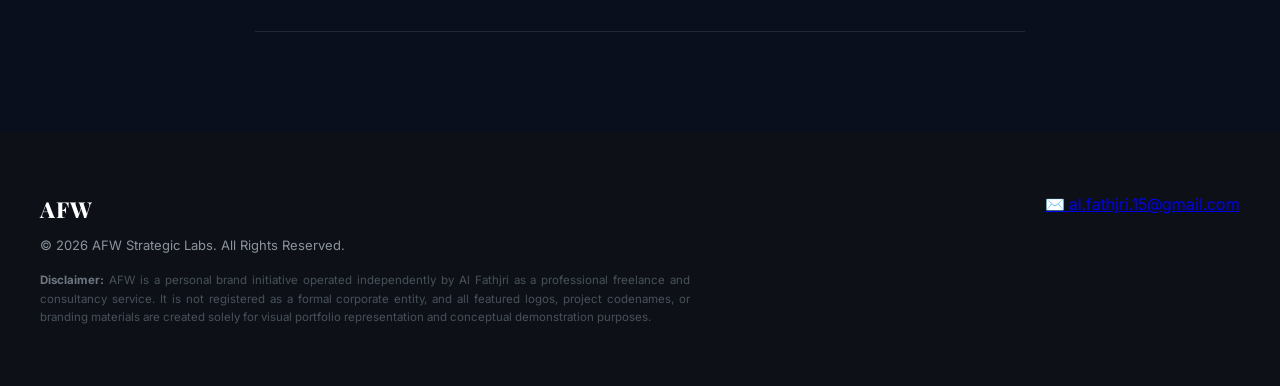
<file: methodology.html>
<!DOCTYPE html>
<html lang="en">
<head>
    <meta charset="UTF-8">
    <meta name="viewport" content="width=device-width, initial-scale=1.0">
    <title>AFW Strategic Labs | Enterprise Data & AI Consultant</title>
    
    <link rel="stylesheet" href="style-3.css">
    
    <link href="https://fonts.googleapis.com/css2?family=Inter:wght@300;400;500;600;800&family=Playfair+Display:wght@700&display=swap" rel="stylesheet">
</head>

<body>
    <header class="navbar">
        <div class="nav-container">
            <a href="index.html" class="nav-logo">AFW</a>
            <nav class="nav-menu">
                <a href="profile.html" class="nav-item">Profile</a>
                <a href="solution.html" class="nav-item">Solution</a>
                <a href="methodology.html" class="nav-item">Methodology</a>
                <a href="contact.html" class="nav-item">Contact</a>
            </nav>
            <div class="nav-action">
                <a href="mailto:al.fathjri.15@gmail.com?subject=Inquiry" class="btn-nav">Book</a>
            </div>
        </div>
    </header>

    <main>
        <section class="p-framework-header-block">
            <div class="p-framework-header-content">
                <span class="p-badge">The Framework</span>
                <h1>Strategic Analytical Framework</h1>
                <div class="p-header-gradient-line"></div>
                <p class="p-tagline">
                    A structured approach integrating scientific research methodologies with tactical business execution to drive secure, high-impact, data-driven decisions.
                </p>
            </div>
        </section> 
        
        <section class="p-section-block p-convergence-section">
            <div class="p-block-container">
                <h2 class="p-block-title text-center">The Core Convergence</h2>
                <p class="p-convergence-subtitle">
                    How my core analytical technology capabilities converge to drive corporate financial value and operational efficiency.
                </p>
                
                <div class="p-convergence-grid"> 
                    
                    <div class="p-convergence-card side-card left-wing">
                        <div class="p-conv-icon">📐</div>
                        <h3>Data Science & ML</h3>
                        <p class="p-conv-tagline">The Predictive Engine</p>
                        <ul class="p-conv-list">
                            <li>Predictive modeling with AI algorithms.</li>
                            <li>Time series analysis for financial trends.</li>
                            <li>Geospatial plotting for tender mapping.</li>
                        </ul>
                        <div class="p-conv-arrow arrow-to-right">
                            <span></span><span></span><span></span>
                        </div>
                    </div>

                    <div class="p-convergence-card center-nexus">
                        <div class="p-conv-icon-center">🎯</div>
                        <h3>STRATEGIC LABS</h3>
                        <p class="p-conv-tagline-center">The Decision Core (M.Si. Approach)</p>
                        <p class="p-conv-desc">
                            Integrating raw data, predictive models, and system automation into a unified dashboard ecosystem, ready for instant execution by the <strong>CEO & Board of Directors</strong>.
                        </p>
                    </div>

                    <div class="p-convergence-card side-card right-wing">
                        <div class="p-conv-icon">💼</div>
                        <h3>Operations & Finance</h3>
                        <p class="p-conv-tagline">The Business Impact</p>
                        <ul class="p-conv-list">
                            <li>Optimizing corporate tender win-rates.</li>
                            <li>Automated CoreTax & profitability.</li>
                            <li>100% mitigation of legality risks.</li>
                        </ul>
                        <div class="p-conv-arrow arrow-to-left">
                            <span></span><span></span><span></span>
                        </div>
                    </div>

                </div>
            </div>
        </section>

        <section class="p-section-block p-pipeline-section">
            <div class="p-block-container">
                <h2 class="p-block-title text-center">End-to-End Implementation Framework</h2>
                
                <div class="p-pipeline-container">
                    <div class="p-pipeline-track"></div>
                    
                    <div class="p-pipe-row">
                        <div class="p-pipe-node">
                            <div class="p-node-core">01</div>
                        </div>
                        <div class="p-pipe-content">
                            <span class="p-pipe-badge">Phase 01 — Audit Stage</span>
                            <h3>Business Discovery & Data Audit</h3>
                            <p class="p-pipe-sub">Identification & Risk Assessment</p>
                            <p class="p-pipe-text">
                                Conducting a comprehensive audit of conventional workflows, identifying operational data leakages, and mapping the key performance indicators (KPIs) required by top management.
                            </p>
                        </div>
                    </div>

                    <div class="p-pipe-row">
                        <div class="p-pipe-node">
                            <div class="p-node-core">02</div>
                        </div>
                        <div class="p-pipe-content">
                            <span class="p-pipe-badge">Phase 02 — Data Architecture</span>
                            <h3>Architecture & Pipeline Design</h3>
                            <p class="p-pipe-sub">Building a Single Source of Truth</p>
                            <p class="p-pipe-text">
                                Designing centralized database architectures and developing automated data pipelines using Python. Ensuring data integrity from raw sources to analysis-ready formats without error-prone manual intervention.
                            </p>
                        </div>
                    </div>

                    <div class="p-pipe-row">
                        <div class="p-pipe-node">
                            <div class="p-node-core">03</div>
                        </div>
                        <div class="p-pipe-content">
                            <span class="p-pipe-badge">Phase 03 — Data Science</span>
                            <h3>Advanced Analytics & Predictive Modeling</h3>
                            <p class="p-pipe-sub">Pattern Extraction & Machine Learning</p>
                            <p class="p-pipe-text">
                                Applying Machine Learning algorithms, time series analysis, and geospatial cluster mapping to uncover hidden patterns (such as tender win-rate trends or financial cash flow projections).
                            </p>
                        </div>
                    </div>

                    <div class="p-pipe-row">
                        <div class="p-pipe-node">
                            <div class="p-node-core">04</div>
                        </div>
                        <div class="p-pipe-content">
                            <span class="p-pipe-badge badge-live">Phase 04 — Production</span>
                            <h3>Executive Deployment & Monitoring</h3>
                            <p class="p-pipe-sub">Transforming Data into Strategic Action</p>
                            <p class="p-pipe-text">
                                Deploying analytical models into clean, tactical, interactive web dashboards (Streamlit/Reflex). Enabling the CEO/Board to run decision simulations, monitor legality in real-time, and download executive briefs instantly.
                            </p>
                        </div>
                    </div>

                </div>
            </div>
        </section>

        <section class="p-section-block p-gov-section">
            <div class="p-block-container">
                <h2 class="p-block-title text-center">Data Quality & Governance</h2>
                
                <div class="p-gov-split-grid">
                    
                    <div class="p-gov-column">
                        <div class="p-gov-meta">
                            <span class="p-gov-tag tag-qa">Quality Assurance</span>
                            <span class="p-gov-indicator code-stable">Model Secure</span>
                        </div>
                        <h3>Cross-Validation & Model Robustness</h3>
                        <p class="p-gov-sub">Preventing Overfitting & Bias</p>
                        <p class="p-gov-text">
                            Every predictive model built undergoes rigorous testing using <strong>K-Fold Cross-Validation</strong> and statistical metric evaluations (such as $R^2$, MAE, or RMSE). This ensures model accuracy remains high and stable when facing new, real-world business data.
                        </p>
                    </div>

                    <div class="p-gov-column">
                        <div class="p-gov-meta">
                            <span class="p-gov-tag tag-integrity">Data Integrity</span>
                            <span class="p-gov-indicator code-alert">Auto-Check Enabled</span>
                        </div>
                        <h3>Automating Error Checking</h3>
                        <p class="p-gov-sub">Eliminating Financial Discrepancies</p>
                        <p class="p-gov-text">
                            Implementing automated unit testing within <strong>Python pipelines</strong> to detect input anomalies in real-time. If any data inconsistencies are found in financial reporting or tender administration, the system alerts immediately before processing.
                        </p>
                    </div>

                </div>
            </div>
        </section>

        <section class="p-section-block p-stack-section">
            <div class="p-block-container">
                <h2 class="p-block-title text-center">Methodological Tool Stack</h2>
                
                <div class="p-stack-group-container">
                    
                    <div class="p-stack-row">
                        <div class="p-stack-info">
                            <span class="p-stack-category">Data Infrastructure & Processing</span>
                            <h3>Data Engineering & Core Ingestion</h3>
                            <p>Utilized for data auditing, outlier removal, missing value handling, and feature engineering prior to integration into the centralized database.</p>
                        </div>
                        <div class="p-stack-badges">
                            <span class="badge-tool">Python</span>
                            <span class="badge-tool">SQL</span>
                            <span class="badge-tool">Pandas</span>
                            <span class="badge-tool">NumPy</span>
                        </div>
                    </div>

                    <div class="p-stack-row">
                        <div class="p-stack-info">
                            <span class="p-stack-category">Analytics, Modeling & Deployment</span>
                            <h3>Advanced Analytics & Interface Deployment</h3>
                            <p>Utilized for building predictive models (Machine Learning), time series forecasting, geospatial visualizations, and deploying interactive web-based dashboards.</p>
                        </div>
                        <div class="p-stack-badges">
                            <span class="badge-tool tool-ml">Scikit-Learn</span>
                            <span class="badge-tool tool-ml">Statsmodels</span>
                            <span class="badge-tool tool-dev">Streamlit</span>
                            <span class="badge-tool tool-dev">Reflex</span>
                            <span class="badge-tool tool-vis">Tableau</span>
                        </div>
                    </div>

                </div>
            </div>
        </section>

        <section class="p-section-block p-bento-section">
            <div class="p-block-container">
                <h2 class="p-block-title text-center">Methodological Tool Stack</h2>
                
                <div class="p-bento-wrapper">
                    
                    <div class="p-bento-box bento-main">
                        <span class="p-bento-tag">Technical Core</span>
                        <h3>Engineered to Scale</h3>
                        <p>
                            A curated selection of industrial-grade programming languages, statistical packages, and deployment libraries chosen to build resilient, high-performance data operations.
                        </p>
                        <div class="bento-accent-glow"></div>
                    </div>

                    <div class="p-bento-box bento-sub">
                        <span class="p-bento-tag tag-blue">Data Infrastructure & Ingestion</span>
                        <h4>Data Engineering Core</h4>
                        <p class="bento-tools-list">Python, SQL, Pandas, NumPy</p>
                        <p class="bento-desc">
                            Utilized for comprehensive data auditing, outlier detection, and robust feature engineering prior to database injection.
                        </p>
                    </div>

                    <div class="p-bento-box bento-sub">
                        <span class="p-bento-tag tag-emerald">Modeling & Interfaces</span>
                        <h4>Advanced Analytics & Deployment</h4>
                        <p class="bento-tools-list">Scikit-Learn, Statsmodels, Streamlit, Reflex, Tableau</p>
                        <p class="bento-desc">
                            Powering predictive machine learning models, time-series metrics, geospatial plots, and instant web dashboard deployment.
                        </p>
                    </div>

                </div>
            </div>
        </section>

        <section class="p-section-block p-security-section">
            <div class="p-security-container">
                
                <div class="p-security-banner">
                    <div class="p-security-badge-lock">
                        <svg xmlns="http://www.w3.org/2000/svg" width="16" height="16" viewBox="0 0 24 24" fill="none" stroke="currentColor" stroke-width="2.5" stroke-linecap="round" stroke-linejoin="round"><rect x="3" y="11" width="18" height="11" rx="2" ry="2"/><path d="M7 11V7a5 5 0 0 1 10 0v4"/></svg>
                        <span>NDA Protected</span>
                    </div>
                    
                    <span class="p-security-sub">Governance & Security</span>
                    <h3>Code of Ethics Compliance & Data Protection</h3>
                    
                    <p class="p-security-statement">
                        All workflows executed within AFW Strategic Labs strictly adhere to rigorous corporate data protection and confidentiality standards. Portfolio implementations displayed on this site utilize <strong>Data Masking</strong> techniques (anonymized financial values and simulated fictional coordinates) without compromising the functional validity or underlying system architecture.
                    </p>
                </div>

            </div>
        </section>

    </main>

    <footer class="site-footer">
        <div class="p-wrapper footer-container">
            
            <div class="footer-brand">
                <a href="index.html" class="nav-logo footer-logo">AFW<span></a>
                <p class="footer-copyright">© 2026 AFW Strategic Labs. All Rights Reserved.</p>
                
                <p class="footer-legal-disclaimer">
                    <strong>Disclaimer:</strong> AFW is a personal brand initiative operated independently by Al Fathjri as a professional freelance and consultancy service. It is not registered as a formal corporate entity, and all featured logos, project codenames, or branding materials are created solely for visual portfolio representation and conceptual demonstration purposes.
                </p>
            </div>

            <div class="footer-actions">
                <a href="mailto:al.fathjri.15@gmail.com" class="footer-email">
                    ✉️ al.fathjri.15@gmail.com
                </a>
            </div>

        </div>
    </footer>

</body>
</html>
</file>
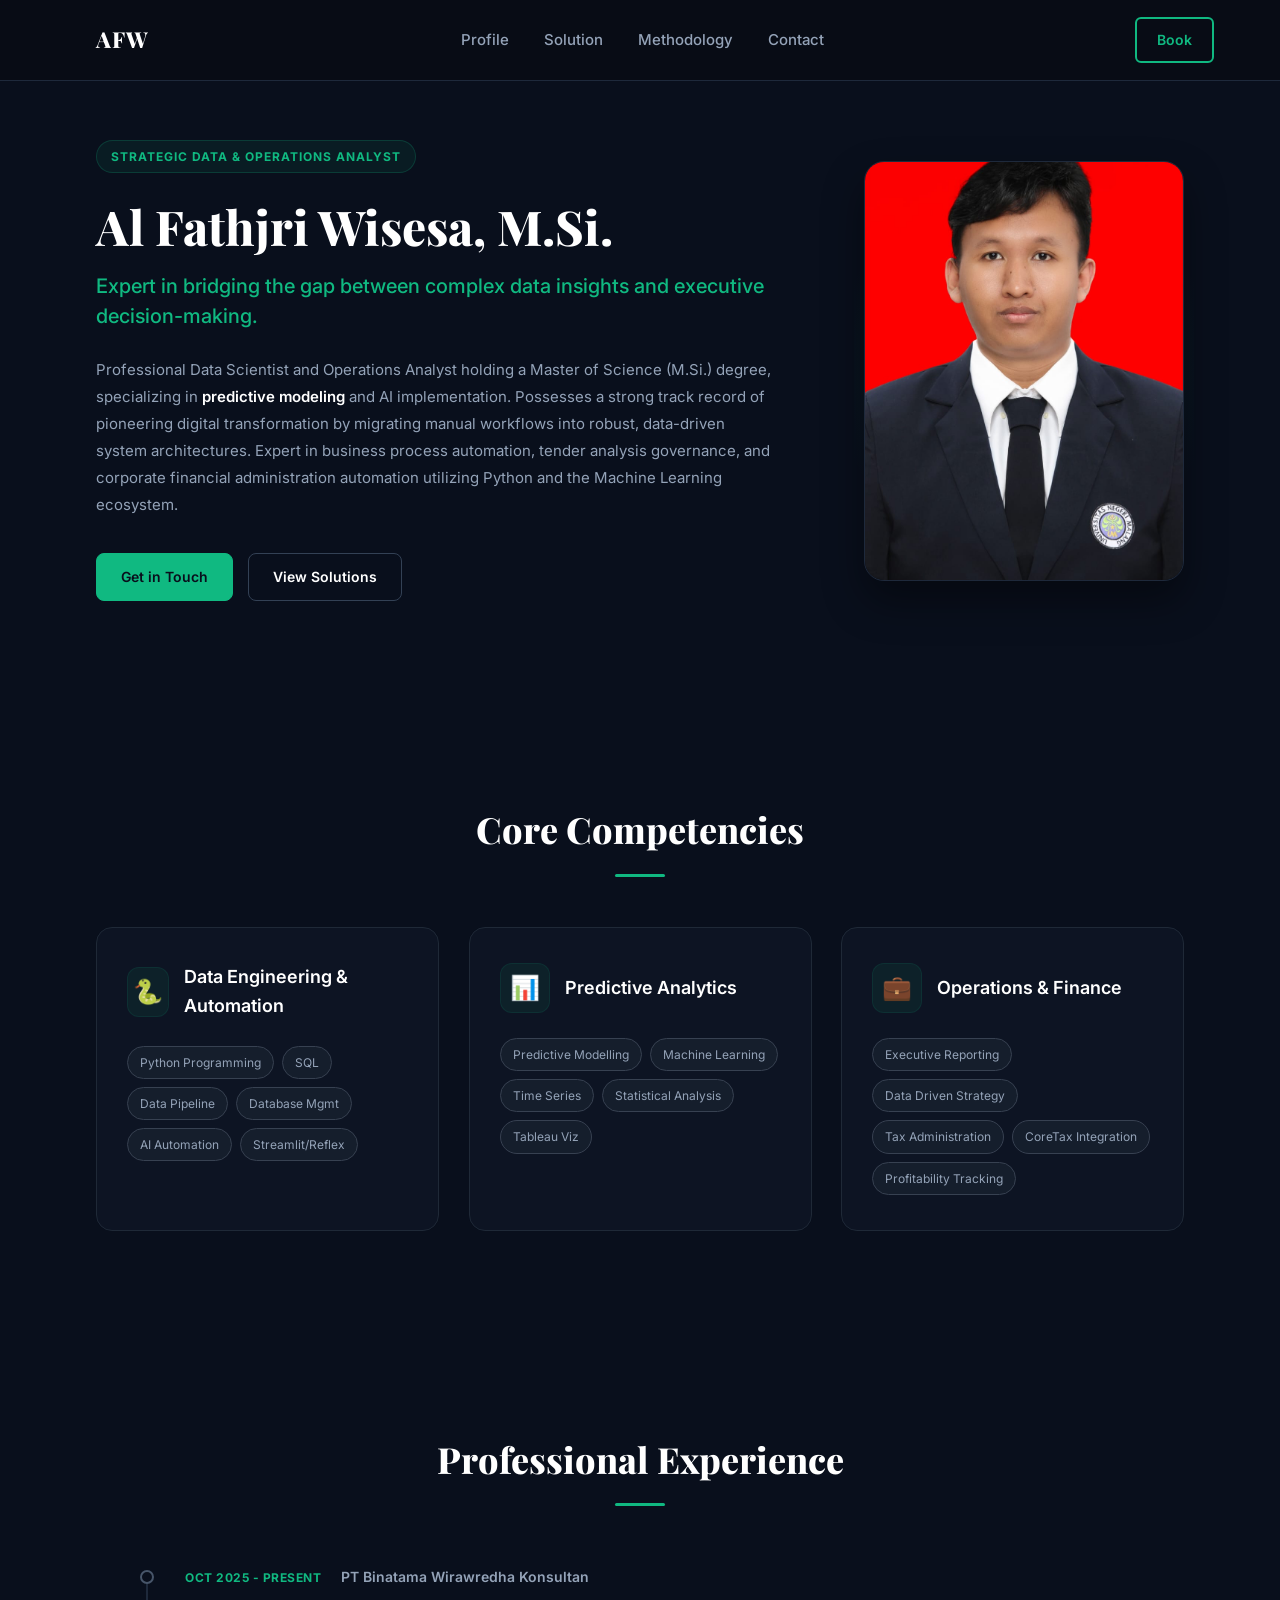
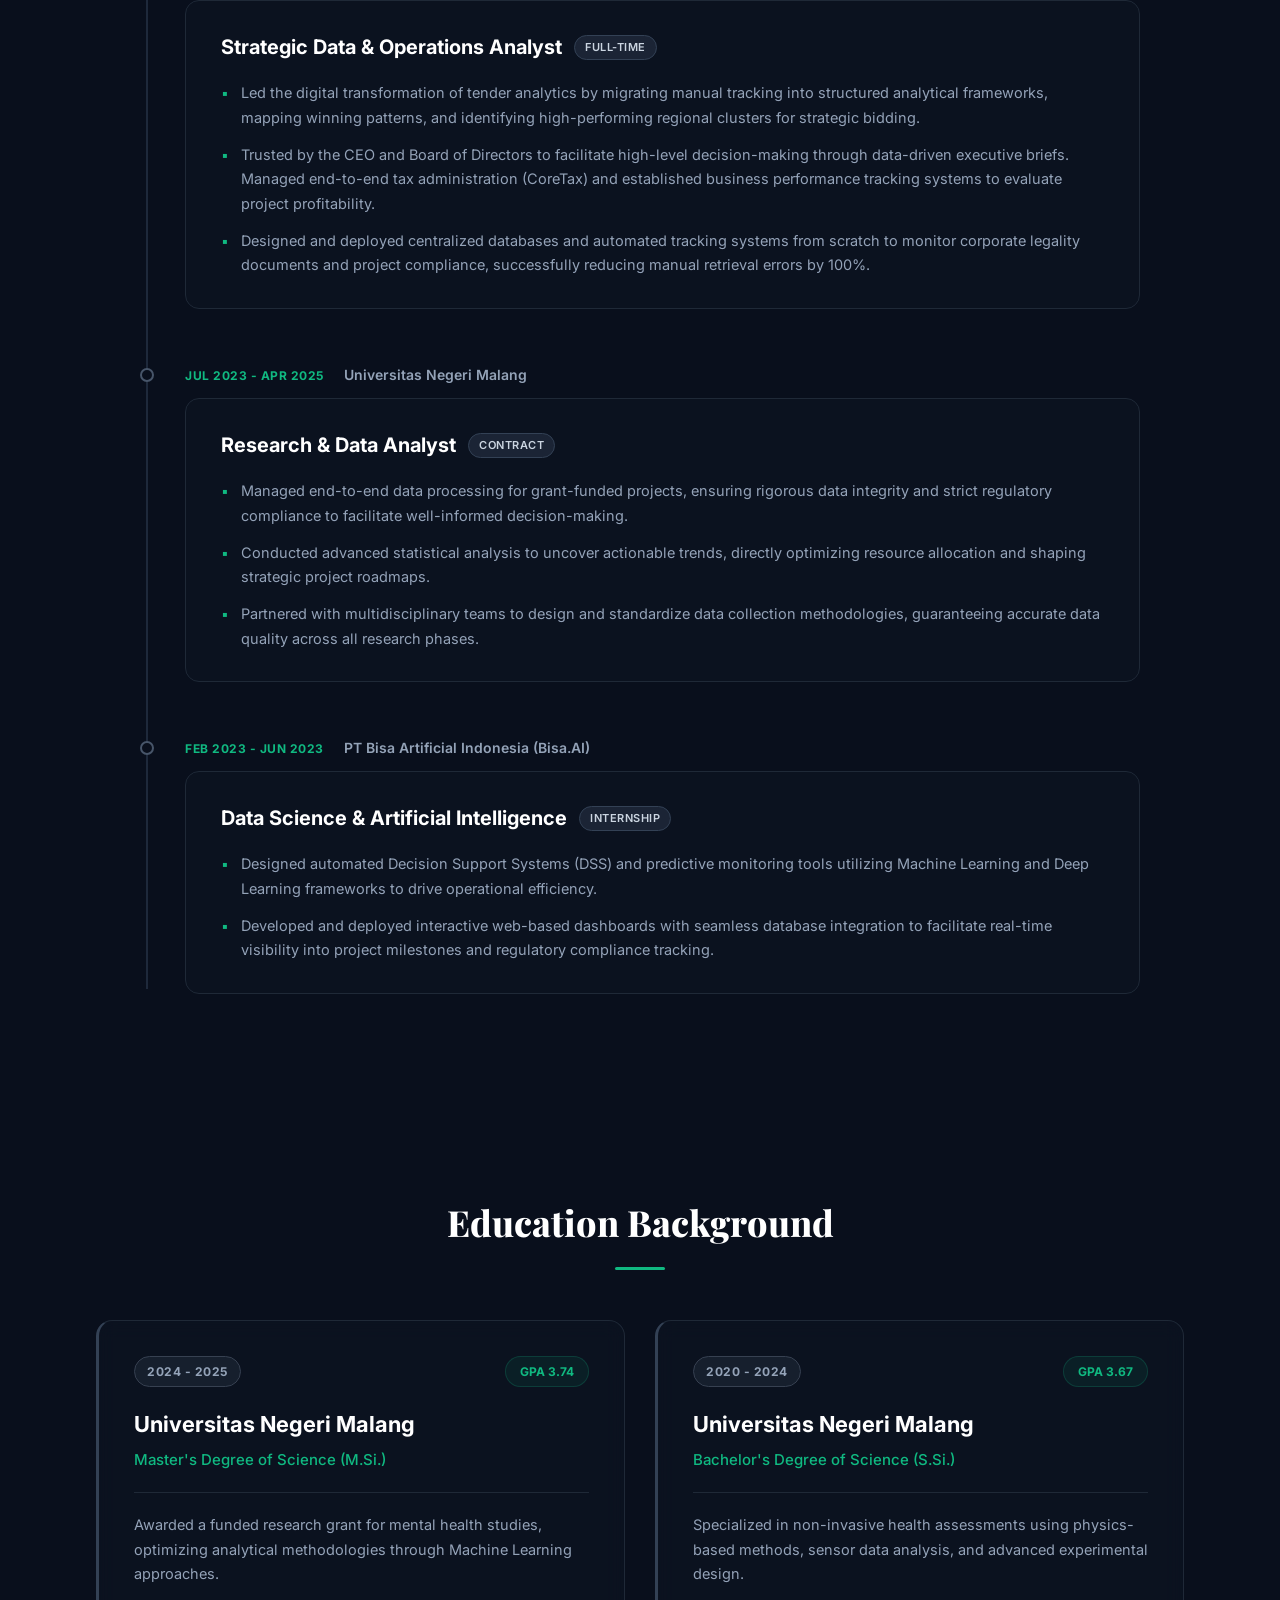
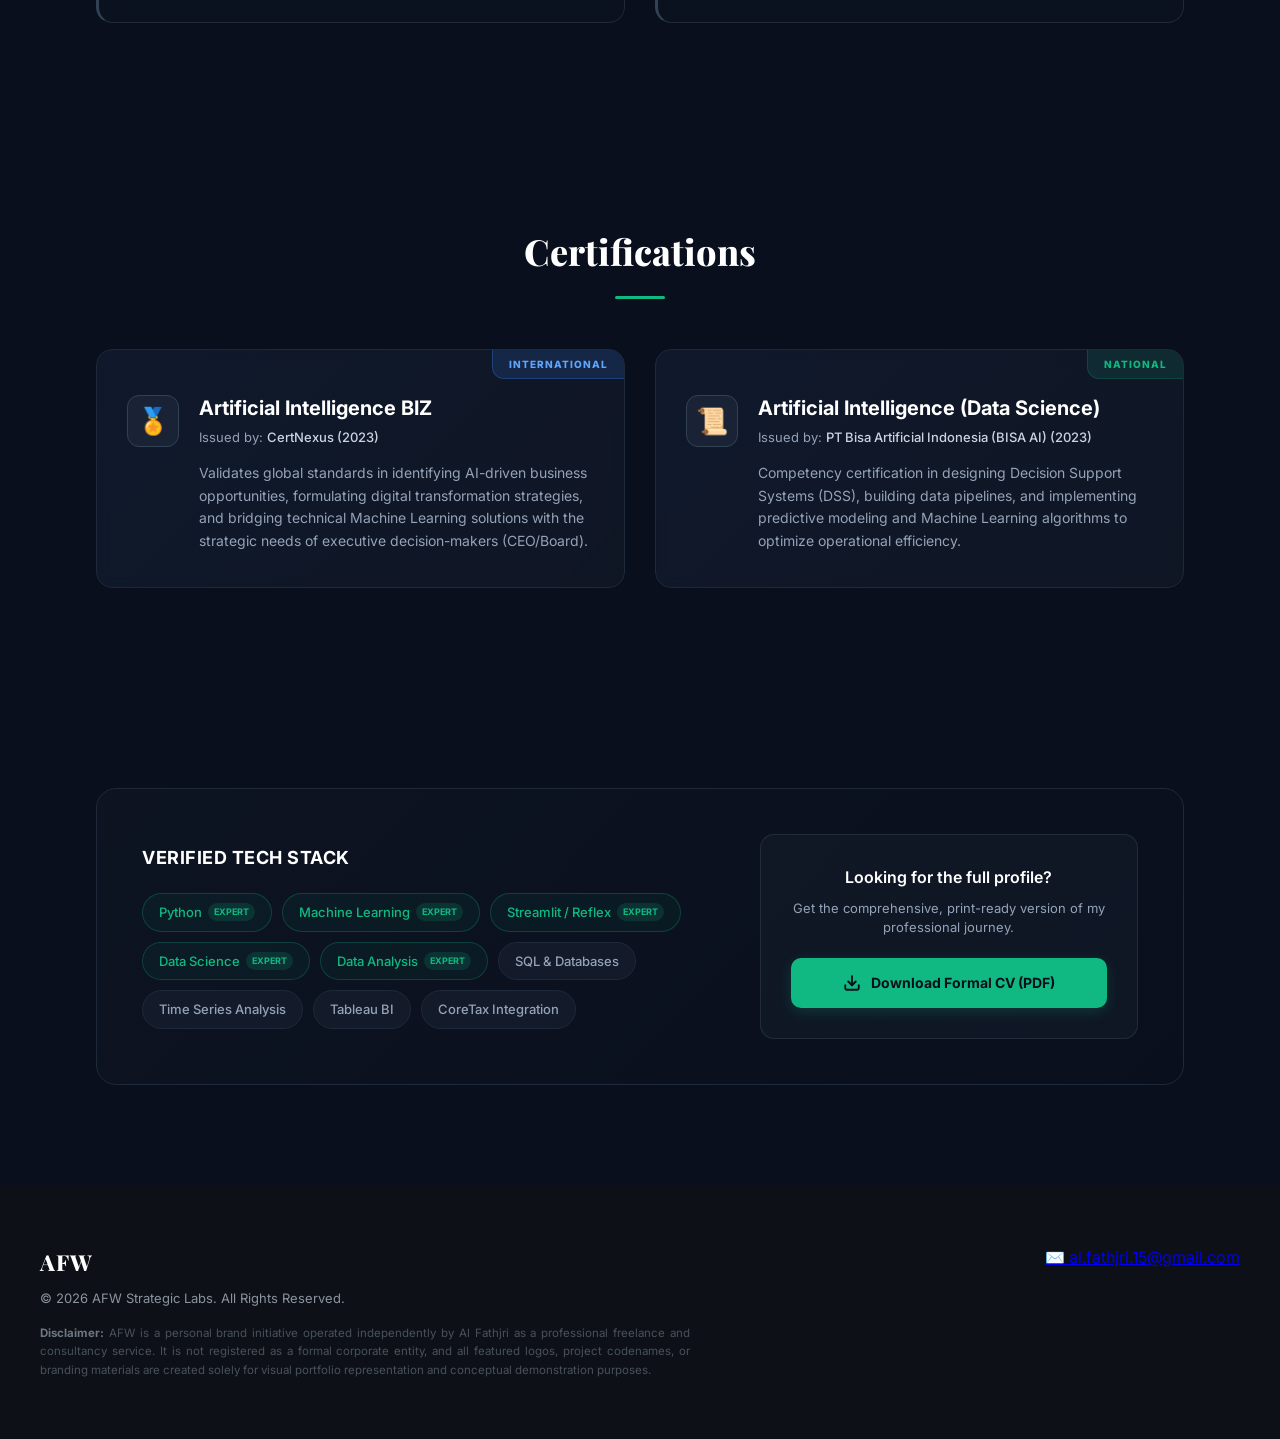
<file: profile.html>
<!DOCTYPE html>
<html lang="en">
<head>
    <meta charset="UTF-8">
    <meta name="viewport" content="width=device-width, initial-scale=1.0">
    <title>AFW Strategic Labs | Enterprise Data & AI Consultant</title>
    
    <link rel="stylesheet" href="style-1.css">
    
    <link href="https://fonts.googleapis.com/css2?family=Inter:wght@300;400;500;600;800&family=Playfair+Display:wght@700&display=swap" rel="stylesheet">
</head>

    <script>
        document.addEventListener("DOMContentLoaded", function() {
            // --- 1. SCRIPT ANIMASI SCROLL (INTERSECTION OBSERVER) ---
            // Mengambil semua elemen kartu kompetensi dan node pengalaman kerja
            const animatedElements = document.querySelectorAll('.p-card-item, .p-timeline-node');

            const observerOptions = {
                root: null, // Menggunakan viewport browser sebagai area deteksi
                rootMargin: '0px',
                threshold: 0.15 // Animasi terpicu jika 15% bagian elemen sudah terlihat di layar
            };

            const scrollObserver = new IntersectionObserver((entries, observer) => {
                entries.forEach((entry, index) => {
                    if (entry.isIntersecting) {
                        // Menambahkan jeda waktu (delay) berurutan jika elemen muncul bersamaan (stagger effect)
                        setTimeout(() => {
                            entry.target.classList.add('scroll-active');
                        }, index * 100); // Jeda 100ms antar kartu agar muncul bergantian secara estetik
                    
                        // Berhenti memantau elemen ini jika sudah berhasil dianimasikan
                        observer.unobserve(entry.target);
                    }
                });
            }, observerOptions);

            // Daftarkan semua elemen ke dalam radar pemantau observer
            animatedElements.forEach(element => {
                scrollObserver.observe(element);
            });
        });
    </script>

<body>
    <header class="navbar">
        <div class="nav-container">
            <a href="index.html" class="nav-logo">AFW</a>
            <nav class="nav-menu">
                <a href="profile.html" class="nav-item">Profile</a>
                <a href="solution.html" class="nav-item">Solution</a>
                <a href="methodology.html" class="nav-item">Methodology</a>
                <a href="contact.html" class="nav-item">Contact</a>
            </nav>
            <div class="nav-action">
                <a href="mailto:al.fathjri.15@gmail.com?subject=Inquiry" class="btn-nav">Book</a>
            </div>
        </div>
    </header>

    <main>

        <section class="p-hero-block">
            <div class="p-container">
                <div class="p-hero-flex">
                
                    <div class="p-hero-text">
                        <span class="p-badge">Strategic Data & Operations Analyst</span>
                        <h1>Al Fathjri Wisesa, M.Si.</h1>
                        <p class="p-tagline">
                            Expert in bridging the gap between complex data insights and executive decision-making.
                        </p>
                        <p class="p-bio">
                            Professional Data Scientist and Operations Analyst holding a Master of Science (M.Si.) degree, specializing in <em>predictive modeling</em> and AI implementation. Possesses a strong track record of pioneering digital transformation by migrating manual workflows into robust, data-driven system architectures. Expert in business process automation, tender analysis governance, and corporate financial administration automation utilizing Python and the Machine Learning ecosystem.
                        </p>
                        <div class="p-hero-cta">
                            <a href="mailto:al.fathjri.15@gmail.com" class="btn-p-primary">Get in Touch</a>
                            <a href="solution.html" class="btn-p-secondary">View Solutions</a>
                        </div>
                    </div>

                    <div class="p-hero-photo-container">
                        <div class="p-hero-photo-wrapper">
                            <img src="Documents/Profile.jpeg" alt="Al Fathjri Wisesa, M.Si." class="p-hero-photo">
                        </div>
                    </div>

                </div>
            </div>
        </section>

        <section class="p-section-block">
            <div class="p-block-container">
                <h2 class="p-block-title">Core Competencies</h2>
            
                <div class="p-skills-grid">
                    <div class="p-card-item">
                        <div class="p-card-header">
                            <div class="p-icon">🐍</div>
                            <h3>Data Engineering & Automation</h3>
                        </div>
                        <div class="p-skill-tags">
                            <span>Python Programming</span>
                            <span>SQL</span>
                            <span>Data Pipeline</span>
                            <span>Database Mgmt</span>
                            <span>AI Automation</span>
                            <span>Streamlit/Reflex</span>
                        </div>
                    </div>

                    <div class="p-card-item">
                        <div class="p-card-header">
                            <div class="p-icon">📊</div>
                            <h3>Predictive Analytics</h3>
                        </div>
                        <div class="p-skill-tags">
                            <span>Predictive Modelling</span>
                            <span>Machine Learning</span>
                            <span>Time Series</span>
                            <span>Statistical Analysis</span>
                            <span>Tableau Viz</span>
                        </div>
                    </div>

                    <div class="p-card-item">
                        <div class="p-card-header">
                            <div class="p-icon">💼</div>
                            <h3>Operations & Finance</h3>
                        </div>
                        <div class="p-skill-tags">
                            <span>Executive Reporting</span>
                            <span>Data Driven Strategy</span>
                            <span>Tax Administration</span>
                            <span>CoreTax Integration</span>
                            <span>Profitability Tracking</span>
                        </div>
                    </div>
                </div>
            </div>
        </section>

        <section class="p-section-block">
            <div class="p-timeline-wrapper">
                <h2 class="p-block-title">Professional Experience</h2>
            
                <div class="p-timeline-container">
                    <div class="p-timeline-line"></div>
                
                    <div class="p-timeline-node">
                        <div class="p-timeline-dot"></div>
                        <div class="p-node-header">
                            <span class="p-node-date">OCT 2025 - PRESENT</span>
                            <span class="p-node-company">PT Binatama Wirawredha Konsultan</span>
                        </div>
                        <div class="p-node-content">
                            <h3>Strategic Data & Operations Analyst <span class="p-job-type">Full-Time</span></h3>
                            <ul class="p-bullets">
                                <li>Led the digital transformation of tender analytics by migrating manual tracking into structured analytical frameworks, mapping winning patterns, and identifying high-performing regional clusters for strategic bidding.</li>
                                <li>Trusted by the CEO and Board of Directors to facilitate high-level decision-making through data-driven executive briefs. Managed end-to-end tax administration (CoreTax) and established business performance tracking systems to evaluate project profitability.</li>
                                <li>Designed and deployed centralized databases and automated tracking systems from scratch to monitor corporate legality documents and project compliance, successfully reducing manual retrieval errors by 100%.</li>
                            </ul>
                        </div>
                    </div>

                    <div class="p-timeline-node">
                        <div class="p-timeline-dot"></div>
                        <div class="p-node-header">
                            <span class="p-node-date">JUL 2023 - APR 2025</span>
                            <span class="p-node-company">Universitas Negeri Malang</span>
                        </div>
                        <div class="p-node-content">
                            <h3>Research & Data Analyst <span class="p-job-type">Contract</span></h3>
                            <ul class="p-bullets">
                                <li>Managed end-to-end data processing for grant-funded projects, ensuring rigorous data integrity and strict regulatory compliance to facilitate well-informed decision-making.</li>
                                <li>Conducted advanced statistical analysis to uncover actionable trends, directly optimizing resource allocation and shaping strategic project roadmaps.</li>
                                <li>Partnered with multidisciplinary teams to design and standardize data collection methodologies, guaranteeing accurate data quality across all research phases.</li>
                            </ul>
                        </div>
                    </div>

                    <div class="p-timeline-node">
                        <div class="p-timeline-dot"></div>
                        <div class="p-node-header">
                            <span class="p-node-date">FEB 2023 - JUN 2023</span>
                            <span class="p-node-company">PT Bisa Artificial Indonesia (Bisa.AI)</span>
                        </div>
                        <div class="p-node-content">
                            <h3>Data Science & Artificial Intelligence <span class="p-job-type">Internship</span></h3>
                            <ul class="p-bullets">
                                <li>Designed automated Decision Support Systems (DSS) and predictive monitoring tools utilizing Machine Learning and Deep Learning frameworks to drive operational efficiency.</li>
                                <li>Developed and deployed interactive web-based dashboards with seamless database integration to facilitate real-time visibility into project milestones and regulatory compliance tracking.</li>
                            </ul>
                        </div>
                    </div>

                </div>
            </div>
        </section>

        <section class="p-section-block">
            <div class="p-block-container">
                <h2 class="p-block-title">Education Background</h2>
            
                <div class="p-edu-grid">
                    <div class="p-edu-box">
                        <div class="p-edu-header">
                            <span class="p-edu-year">2024 - 2025</span>
                            <div class="p-gpa-badge">GPA 3.74</div>
                        </div>
                        <h3>Universitas Negeri Malang</h3>
                        <p class="p-edu-degree">Master's Degree of Science (M.Si.)</p>
                        <div class="p-edu-divider"></div>
                        <p class="p-edu-text">Awarded a funded research grant for mental health studies, optimizing analytical methodologies through Machine Learning approaches.</p>
                    </div>

                    <div class="p-edu-box">
                        <div class="p-edu-header">
                            <span class="p-edu-year">2020 - 2024</span>
                            <div class="p-gpa-badge">GPA 3.67</div>
                        </div>
                        <h3>Universitas Negeri Malang</h3>
                        <p class="p-edu-degree">Bachelor's Degree of Science (S.Si.)</p>
                        <div class="p-edu-divider"></div>
                        <p class="p-edu-text">Specialized in non-invasive health assessments using physics-based methods, sensor data analysis, and advanced experimental design.</p>
                    </div>
                </div>
            </div>
        </section>

        <section class="p-section-block" style="padding-bottom: 100px;">
            <div class="p-block-container">
                <h2 class="p-block-title">Certifications</h2>
            
                <div class="p-cert-grid">
                    <div class="p-cert-card">
                        <div class="p-cert-badge-type international">International</div>
                        <div class="p-cert-body">
                            <div class="p-cert-icon">🏅</div>
                            <div class="p-cert-info">
                                <h3>Artificial Intelligence BIZ</h3>
                                <span class="p-cert-issuer">Issued by: <strong>CertNexus (2023)</strong></span>
                                <p class="p-cert-text">Validates global standards in identifying AI-driven business opportunities, formulating digital transformation strategies, and bridging technical Machine Learning solutions with the strategic needs of executive decision-makers (CEO/Board).</p>
                            </div>
                        </div>
                    </div>

                    <div class="p-cert-card">
                        <div class="p-cert-badge-type national">National</div>
                        <div class="p-cert-body">
                            <div class="p-cert-icon">📜</div>
                            <div class="p-cert-info">
                                <h3>Artificial Intelligence (Data Science)</h3>
                                <span class="p-cert-issuer">Issued by: <strong>PT Bisa Artificial Indonesia (BISA AI) (2023)</strong></span>
                                <p class="p-cert-text">Competency certification in designing Decision Support Systems (DSS), building data pipelines, and implementing predictive modeling and Machine Learning algorithms to optimize operational efficiency.</p>
                            </div>
                        </div>
                    </div>
                </div>
            </div>
        </section>

        <section class="p-section-block">
            <div class="p-block-container">
                <div class="p-stack-action-container">
                
                    <div class="p-tech-stack-side">
                        <h4 class="p-stack-title">Verified Tech Stack</h4>
                        <div class="p-tech-tags">
                            <span class="p-tag-expert">Python <small>Expert</small></span>
                            <span class="p-tag-expert">Machine Learning <small>Expert</small></span>
                            <span class="p-tag-expert">Streamlit / Reflex <small>Expert</small></span>
                            <span class="p-tag-expert">Data Science <small>Expert</small></span>
                            <span class="p-tag-expert">Data Analysis <small>Expert</small></span>
                        
                            <span class="p-tag-item">SQL & Databases</span>
                            <span class="p-tag-item">Time Series Analysis</span>
                            <span class="p-tag-item">Tableau BI</span>
                            <span class="p-tag-item">CoreTax Integration</span>
                        </div>
                    </div>

                    <div class="p-cv-action-side">
                        <div class="p-action-card">
                            <h5>Looking for the full profile?</h5>
                            <p>Get the comprehensive, print-ready version of my professional journey.</p>
                            <a href="Documents/Al Fathjri Wisesa - CV.pdf" download class="btn-download-cv">
                                <svg xmlns="http://www.w3.org/2000/svg" width="18" height="18" viewBox="0 0 24 24" fill="none" stroke="currentColor" stroke-width="2.5" stroke-linecap="round" stroke-linejoin="round"><path d="M21 15v4a2 2 0 0 1-2 2H5a2 2 0 0 1-2-2v-4"/><polyline points="7 10 12 15 17 10"/><line x1="12" x2="12" y1="15" y2="3"/></svg>
                                Download Formal CV (PDF)
                            </a>
                        </div>
                    </div>

                </div>
            </div>
        </section>

    </main>

    <footer class="site-footer">
        <div class="p-wrapper footer-container">
            
            <div class="footer-brand">
                <a href="index.html" class="nav-logo footer-logo">AFW<span></a>
                <p class="footer-copyright">© 2026 AFW Strategic Labs. All Rights Reserved.</p>
                
                <p class="footer-legal-disclaimer">
                    <strong>Disclaimer:</strong> AFW is a personal brand initiative operated independently by Al Fathjri as a professional freelance and consultancy service. It is not registered as a formal corporate entity, and all featured logos, project codenames, or branding materials are created solely for visual portfolio representation and conceptual demonstration purposes.
                </p>
            </div>

            <div class="footer-actions">
                <a href="mailto:al.fathjri.15@gmail.com" class="footer-email">
                    ✉️ al.fathjri.15@gmail.com
                </a>
            </div>

        </div>
    </footer>

</body>
</html>
</file>
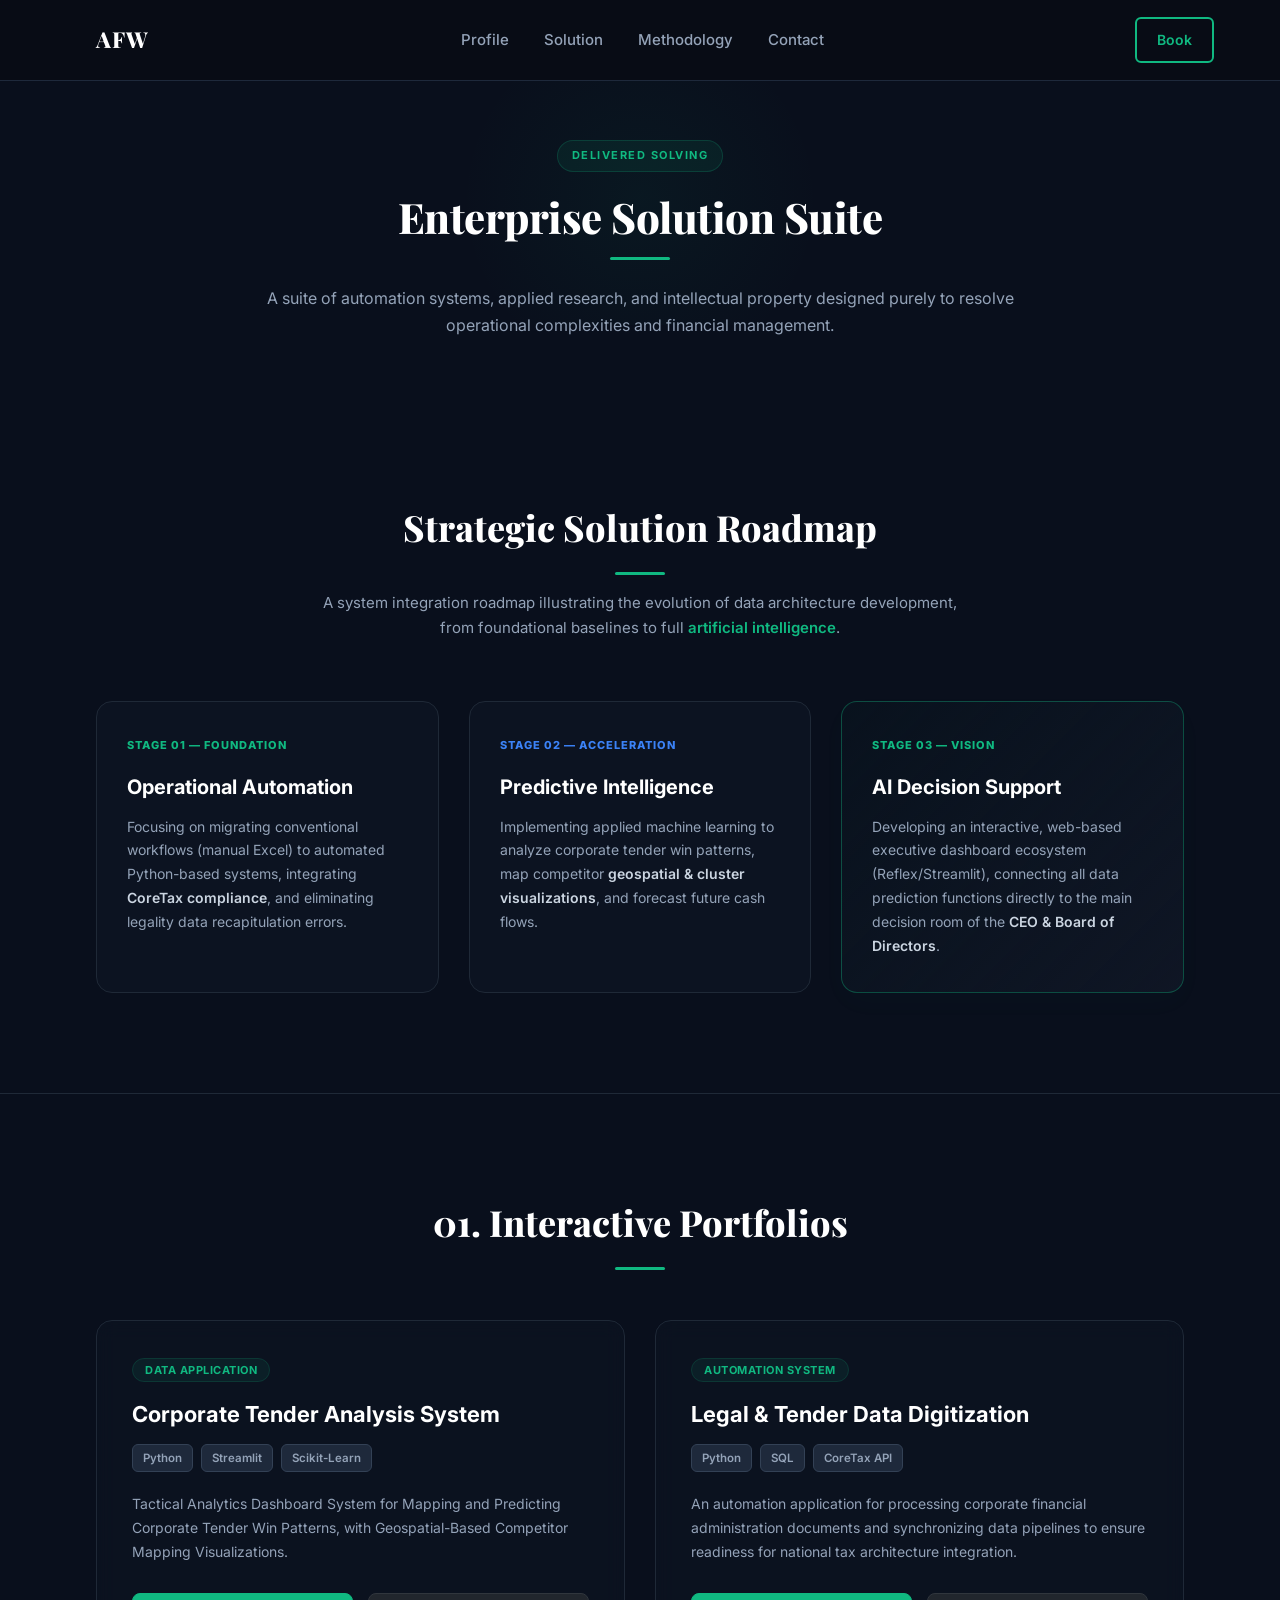
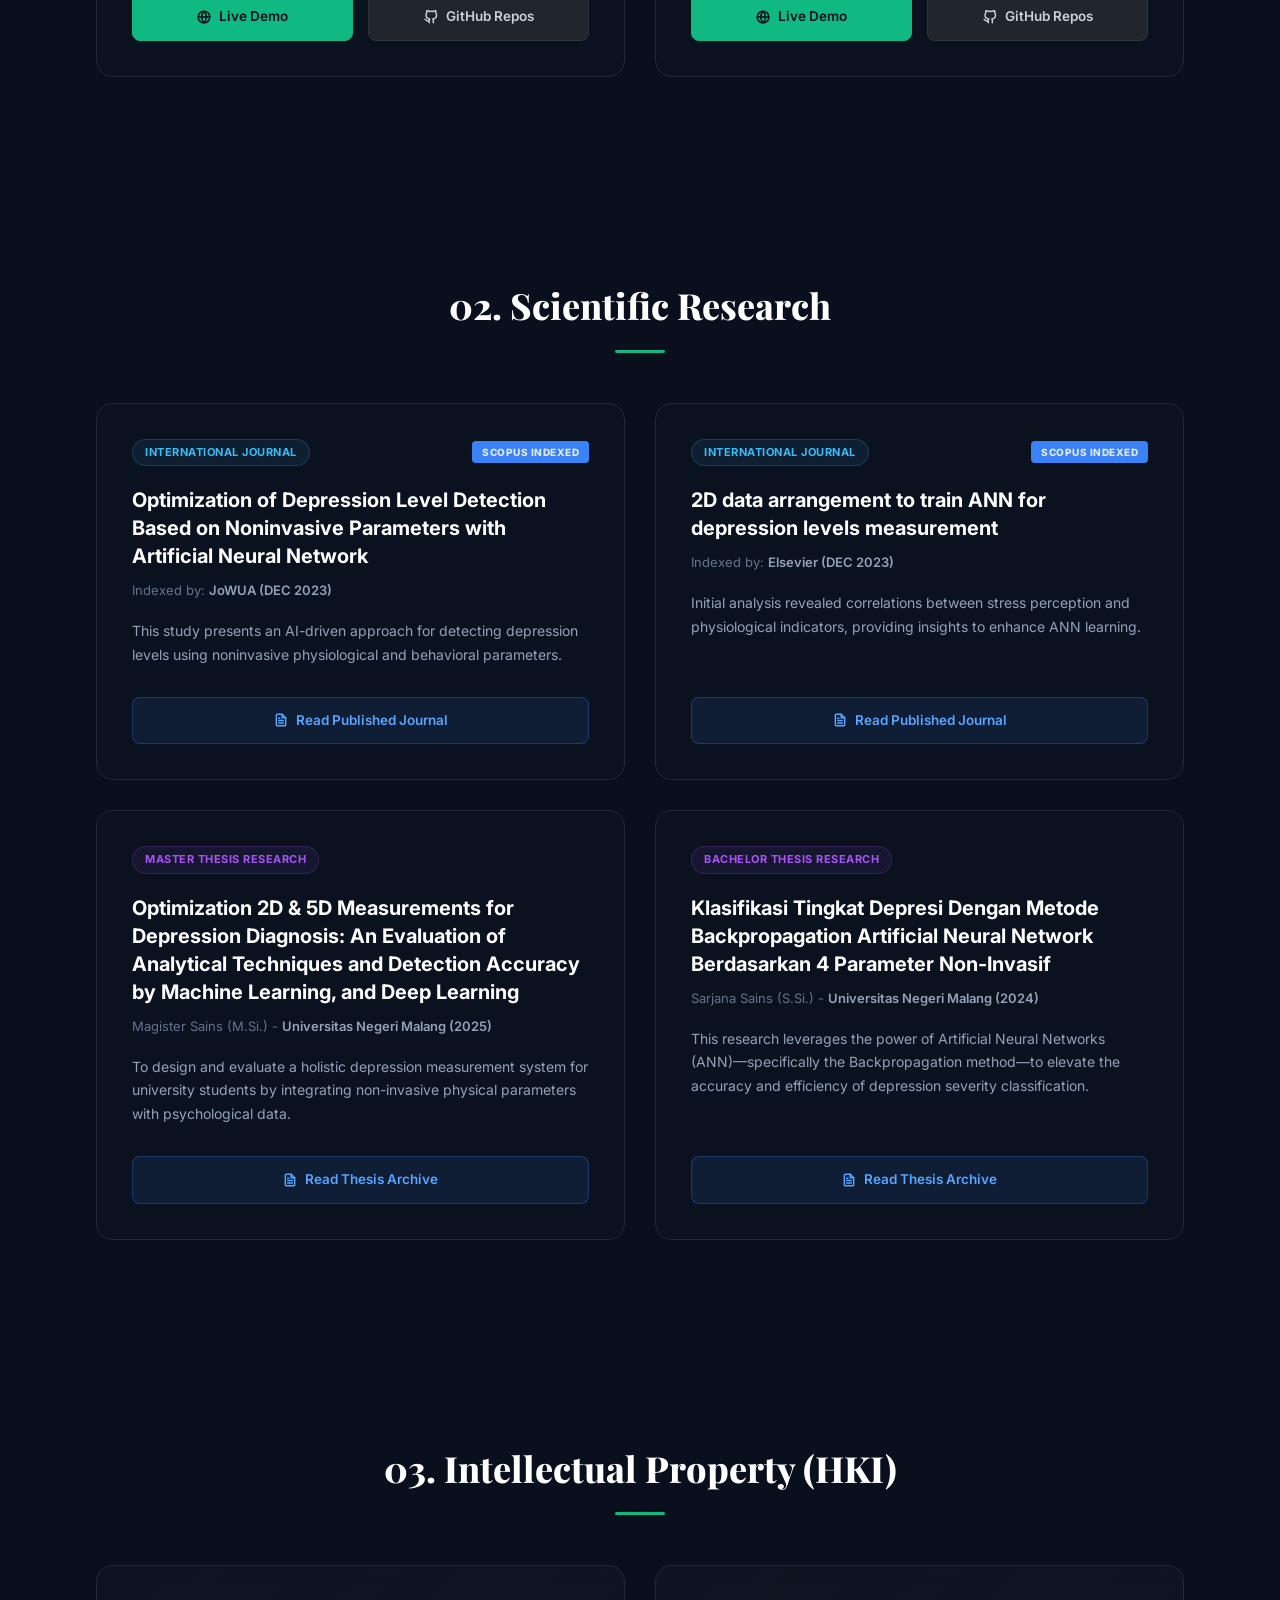
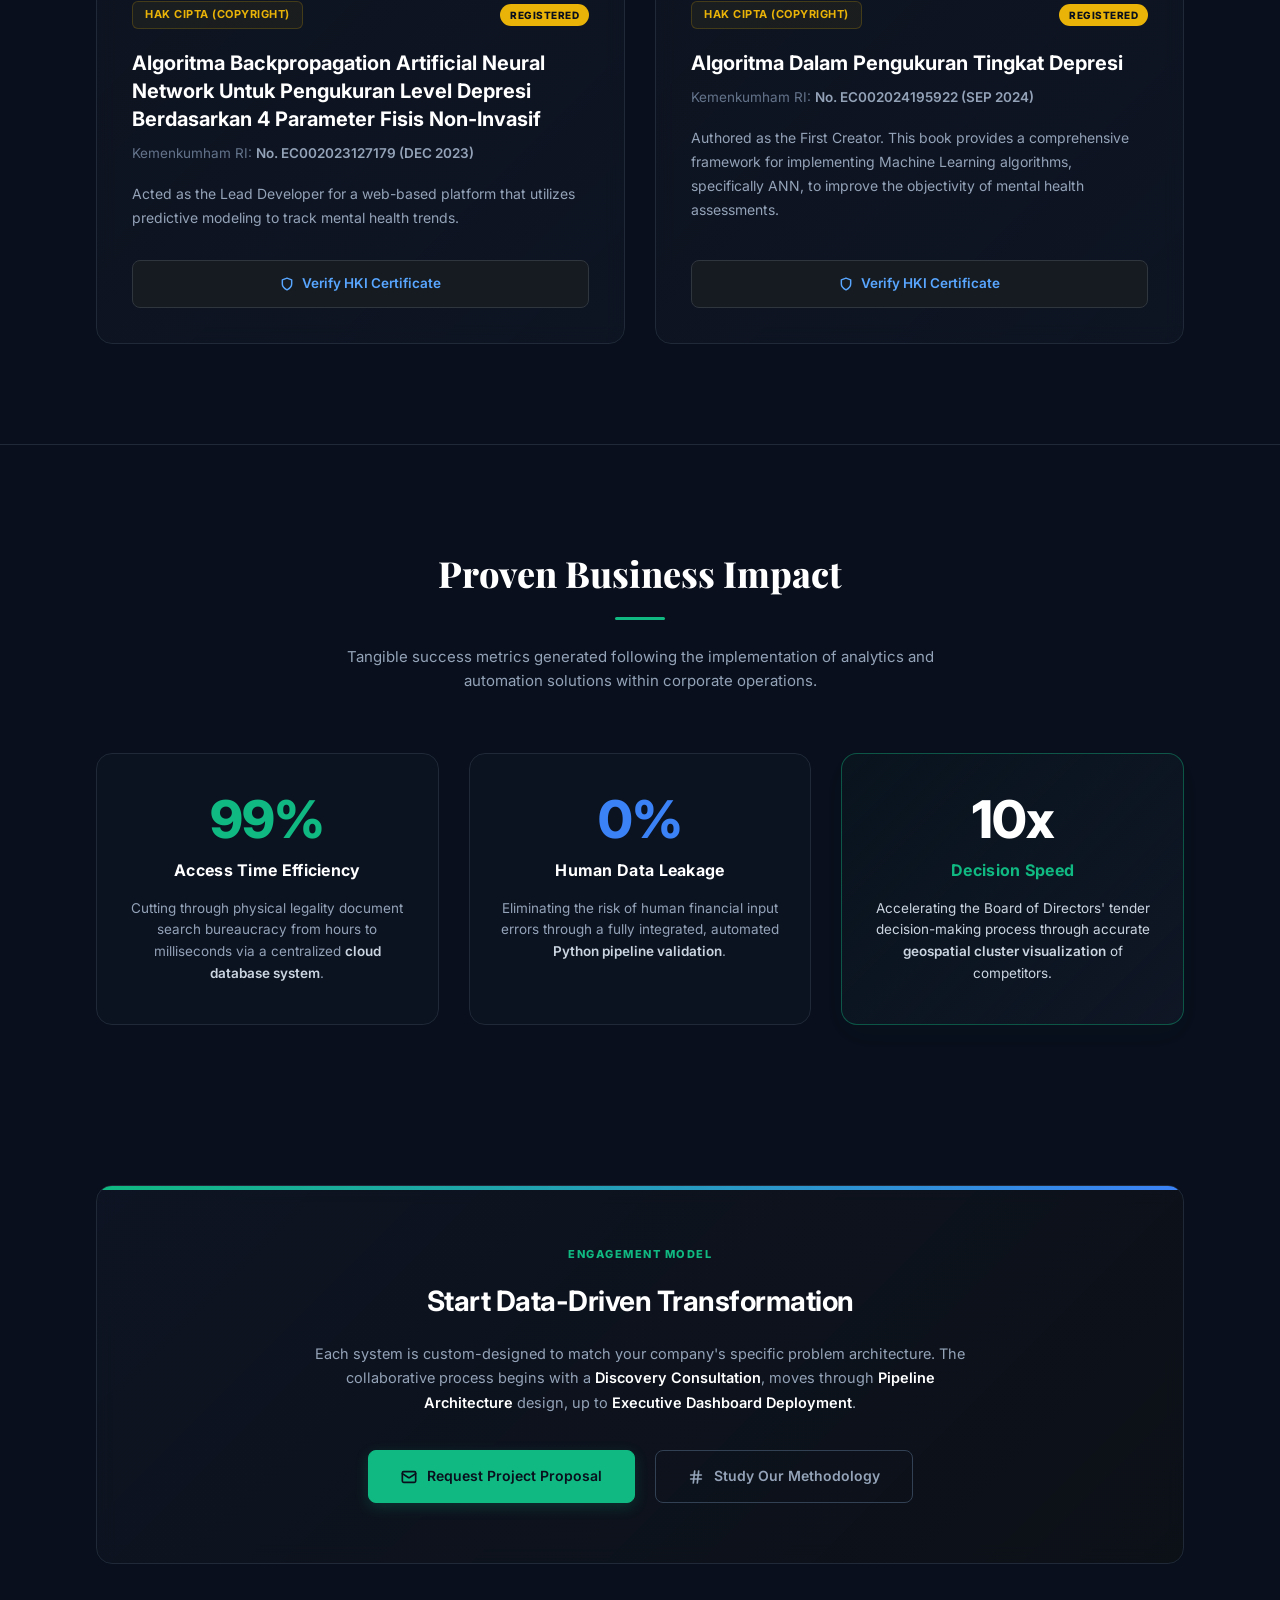
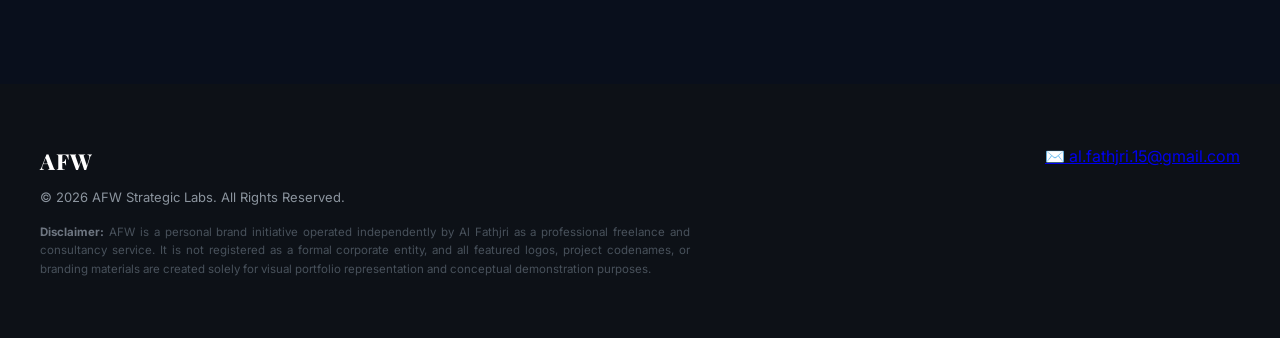
<file: solution.html>
<!DOCTYPE html>
<html lang="en">
<head>
    <meta charset="UTF-8">
    <meta name="viewport" content="width=device-width, initial-scale=1.0">
    <title>AFW Strategic Labs | Enterprise Data & AI Consultant</title>
    
    <link rel="stylesheet" href="style-2.css">
    
    <link href="https://fonts.googleapis.com/css2?family=Inter:wght@300;400;500;600;800&family=Playfair+Display:wght@700&display=swap" rel="stylesheet">
</head>

<body>
    <header class="navbar">
        <div class="nav-container">
            <a href="index.html" class="nav-logo">AFW</a>
            <nav class="nav-menu">
                <a href="profile.html" class="nav-item">Profile</a>
                <a href="solution.html" class="nav-item">Solution</a>
                <a href="methodology.html" class="nav-item">Methodology</a>
                <a href="contact.html" class="nav-item">Contact</a>
            </nav>
            <div class="nav-action">
                <a href="mailto:al.fathjri.15@gmail.com?subject=Inquiry" class="btn-nav">Book</a>
            </div>
        </div>
    </header>

    <main>

        <section class="p-solution-header-block">
            <div class="p-solution-header-content">
                <span class="p-badge">Delivered Solving</span>
                <h1>Enterprise Solution Suite</h1>
                <div class="p-header-line"></div>
                <p class="p-tagline">
                    A suite of automation systems, applied research, and intellectual property designed purely to resolve operational complexities and financial management.
                </p>
            </div>
        </section>

        <section class="p-section-block p-roadmap-section">
            <div class="p-block-container">
                <h2 class="p-block-title">Strategic Solution Roadmap</h2>
                <p class="p-block-subtitle">
                    A system integration roadmap illustrating the evolution of data architecture development, from foundational baselines to full <strong>artificial intelligence</strong>.
                </p>
                
                <div class="p-roadmap-grid"> 
                    
                    <div class="p-roadmap-card">
                        <div class="p-roadmap-badge stage-01">Stage 01 — Foundation</div>
                        <h3>Operational Automation</h3>
                        <p>
                            Focusing on migrating conventional workflows (manual Excel) to automated Python-based systems, integrating <strong>CoreTax compliance</strong>, and eliminating legality data recapitulation errors.
                        </p>
                    </div>

                    <div class="p-roadmap-card">
                        <div class="p-roadmap-badge stage-02">Stage 02 — Acceleration</div>
                        <h3>Predictive Intelligence</h3>
                        <p>
                            Implementing applied machine learning to analyze corporate tender win patterns, map competitor <strong>geospatial & cluster visualizations</strong>, and forecast future cash flows.
                        </p>
                    </div>

                    <div class="p-roadmap-card p-roadmap-highlight">
                        <div class="p-roadmap-badge stage-03">Stage 03 — Vision</div>
                        <h3>AI Decision Support</h3>
                        <p>
                            Developing an interactive, web-based executive dashboard ecosystem (Reflex/Streamlit), connecting all data prediction functions directly to the main decision room of the <strong>CEO & Board of Directors</strong>.
                        </p>
                    </div>

                </div>
            </div>
        </section>

        <section class="p-section-block p-portfolio-section">
            <div class="p-block-container">
                <h2 class="p-block-title">01. Interactive Portfolios</h2>
                
                <div class="p-portfolio-grid">
                    
                    <div class="p-project-card">
                        <div class="p-project-header">
                            <span class="p-project-category">Data Application</span>
                        </div>
                        <h3>Corporate Tender Analysis System</h3>
                        
                        <div class="p-project-tech">
                            <span>Python</span>
                            <span>Streamlit</span>
                            <span>Scikit-Learn</span>
                        </div>
                        
                        <p class="p-project-text">
                            Tactical Analytics Dashboard System for Mapping and Predicting Corporate Tender Win Patterns, with Geospatial-Based Competitor Mapping Visualizations.
                        </p>
                        
                        <div class="p-project-actions">
                            <a href="https://portofolio-dashboard-tender.streamlit.app" target="_blank" class="btn-demo">
                                <svg xmlns="http://www.w3.org/2000/svg" width="14" height="14" viewBox="0 0 24 24" fill="none" stroke="currentColor" stroke-width="2.5" stroke-linecap="round" stroke-linejoin="round"><circle cx="12" cy="12" r="10"/><line x1="2" y1="12" x2="22" y2="12"/><path d="M12 2a15.3 15.3 0 0 1 4 10 15.3 15.3 0 0 1-4 10 15.3 15.3 0 0 1-4-10 15.3 15.3 0 0 1 4-10z"/></svg>
                                Live Demo
                            </a>
                            <a href="https://github.com/alfathjri15-dot/Portofolio-Dashboard-pt" target="_blank" class="btn-repo">
                                <svg xmlns="http://www.w3.org/2000/svg" width="14" height="14" viewBox="0 0 24 24" fill="none" stroke="currentColor" stroke-width="2.5" stroke-linecap="round" stroke-linejoin="round"><path d="M9 19c-5 1.5-5-2.5-7-3m14 6v-3.87a3.37 3.37 0 0 0-.94-2.61c3.14-.35 6.44-1.54 6.44-7A5.44 5.44 0 0 0 20 4.77 5.07 5.07 0 0 0 19.91 1S18.73.65 16 2.48a13.38 13.38 0 0 0-7 0C6.27.65 5.09 1 5.09 1A5.07 5.07 0 0 0 5 4.77a5.44 5.44 0 0 0-1.5 3.78c0 5.42 3.3 6.61 6.44 7A3.37 3.37 0 0 0 9 18.13V22"/></svg>
                                GitHub Repos
                            </a>
                        </div>
                    </div>

                    <div class="p-project-card">
                        <div class="p-project-header">
                            <span class="p-project-category">Automation System</span>
                        </div>
                        <h3>Legal & Tender Data Digitization</h3>
                        
                        <div class="p-project-tech">
                            <span>Python</span>
                            <span>SQL</span>
                            <span>CoreTax API</span>
                        </div>
                                            
                        <p class="p-project-text">
                            An automation application for processing corporate financial administration documents and synchronizing data pipelines to ensure readiness for national tax architecture integration.
                        </p>
                        
                        <div class="p-project-actions">
                            <a href="https://portofolio-dashboard-tender.streamlit.app" target="_blank" class="btn-demo">
                                <svg xmlns="http://www.w3.org/2000/svg" width="14" height="14" viewBox="0 0 24 24" fill="none" stroke="currentColor" stroke-width="2.5" stroke-linecap="round" stroke-linejoin="round"><circle cx="12" cy="12" r="10"/><line x1="2" y1="12" x2="22" y2="12"/><path d="M12 2a15.3 15.3 0 0 1 4 10 15.3 15.3 0 0 1-4 10 15.3 15.3 0 0 1-4-10 15.3 15.3 0 0 1 4-10z"/></svg>
                                Live Demo
                            </a>
                            <a href="https://github.com/alfathjri15-dot/Portofolio-Dashboard-pt" target="_blank" class="btn-repo">
                                <svg xmlns="http://www.w3.org/2000/svg" width="14" height="14" viewBox="0 0 24 24" fill="none" stroke="currentColor" stroke-width="2.5" stroke-linecap="round" stroke-linejoin="round"><path d="M9 19c-5 1.5-5-2.5-7-3m14 6v-3.87a3.37 3.37 0 0 0-.94-2.61c3.14-.35 6.44-1.54 6.44-7A5.44 5.44 0 0 0 20 4.77 5.07 5.07 0 0 0 19.91 1S18.73.65 16 2.48a13.38 13.38 0 0 0-7 0C6.27.65 5.09 1 5.09 1A5.07 5.07 0 0 0 5 4.77a5.44 5.44 0 0 0-1.5 3.78c0 5.42 3.3 6.61 6.44 7A3.37 3.37 0 0 0 9 18.13V22"/></svg>
                                GitHub Repos
                            </a>
                        </div>
                    </div>

                </div>
            </div>
        </section>

        <section class="p-section-block p-research-section">
            <div class="p-block-container">
                <h2 class="p-block-title">02. Scientific Research</h2>
                
                <div class="p-research-grid">
                    
                    <div class="p-research-card">
                        <div class="p-research-header">
                            <span class="p-res-badge badge-journal">International Journal</span>
                            <span class="p-res-index">Scopus Indexed</span>
                        </div>
                        <h3>Optimization of Depression Level Detection Based on Noninvasive Parameters with Artificial Neural Network</h3>
                        <p class="p-res-meta">Indexed by: <strong>JoWUA (DEC 2023)</strong></p>
                        <p class="p-res-text">This study presents an AI-driven approach for detecting depression levels using noninvasive physiological and behavioral parameters.</p>
                        <div class="p-res-action-wrapper">
                            <a href="https://jowua.com/article/2023.I4.006/71119/" target="_blank" class="btn-read-journal">
                                <svg xmlns="http://www.w3.org/2000/svg" width="14" height="14" viewBox="0 0 24 24" fill="none" stroke="currentColor" stroke-width="2.5" stroke-linecap="round" stroke-linejoin="round"><path d="M14 2H6a2 2 0 0 0-2 2v16a2 2 0 0 0 2 2h12a2 2 0 0 0 2-2V8z"/><polyline points="14 2 14 8 20 8"/><line x1="16" x2="8" y1="13" y2="13"/><line x1="16" x2="8" y1="17" y2="17"/><polyline points="10 9 9 9 8 9"/></svg>
                                Read Published Journal
                            </a>
                        </div>
                    </div>

                    <div class="p-research-card">
                        <div class="p-research-header">
                            <span class="p-res-badge badge-journal">International Journal</span>
                            <span class="p-res-index">Scopus Indexed</span>
                        </div>
                        <h3>2D data arrangement to train ANN for depression levels measurement</h3>
                        <p class="p-res-meta">Indexed by: <strong>Elsevier (DEC 2023)</strong></p>
                        <p class="p-res-text">Initial analysis revealed correlations between stress perception and physiological indicators, providing insights to enhance ANN learning.</p>
                        <div class="p-res-action-wrapper">
                            <a href="https://www.sciencedirect.com/science/article/pii/S2352340925001611" target="_blank" class="btn-read-journal">
                                <svg xmlns="http://www.w3.org/2000/svg" width="14" height="14" viewBox="0 0 24 24" fill="none" stroke="currentColor" stroke-width="2.5" stroke-linecap="round" stroke-linejoin="round"><path d="M14 2H6a2 2 0 0 0-2 2v16a2 2 0 0 0 2 2h12a2 2 0 0 0 2-2V8z"/><polyline points="14 2 14 8 20 8"/><line x1="16" x2="8" y1="13" y2="13"/><line x1="16" x2="8" y1="17" y2="17"/><polyline points="10 9 9 9 8 9"/></svg>
                                Read Published Journal
                            </a>
                        </div>
                    </div>

                    <div class="p-research-card">
                        <div class="p-research-header">
                            <span class="p-res-badge badge-thesis">Master Thesis Research</span>
                        </div>
                        <h3>Optimization 2D & 5D Measurements for Depression Diagnosis: An Evaluation of Analytical Techniques and Detection Accuracy by Machine Learning, and Deep Learning</h3>
                        <p class="p-res-meta">Magister Sains (M.Si.) - <strong>Universitas Negeri Malang (2025)</strong></p>
                        <p class="p-res-text">To design and evaluate a holistic depression measurement system for university students by integrating non-invasive physical parameters with psychological data.</p>
                        <div class="p-res-action-wrapper">
                            <a href="https://drive.google.com/file/d/1Fr9Xk4n-Sk3UNSejJf5EzPHgLVkgeJDA/view?usp=sharing" target="_blank" class="btn-read-journal">
                                <svg xmlns="http://www.w3.org/2000/svg" width="14" height="14" viewBox="0 0 24 24" fill="none" stroke="currentColor" stroke-width="2.5" stroke-linecap="round" stroke-linejoin="round"><path d="M14 2H6a2 2 0 0 0-2 2v16a2 2 0 0 0 2 2h12a2 2 0 0 0 2-2V8z"/><polyline points="14 2 14 8 20 8"/><line x1="16" x2="8" y1="13" y2="13"/><line x1="16" x2="8" y1="17" y2="17"/><polyline points="10 9 9 9 8 9"/></svg>
                                Read Thesis Archive
                            </a>
                        </div>
                    </div>

                    <div class="p-research-card">
                        <div class="p-research-header">
                            <span class="p-res-badge badge-thesis">Bachelor Thesis Research</span>
                        </div>
                        <h3>Klasifikasi Tingkat Depresi Dengan Metode Backpropagation Artificial Neural Network Berdasarkan 4 Parameter Non-Invasif</h3>
                        <p class="p-res-meta">Sarjana Sains (S.Si.) - <strong>Universitas Negeri Malang (2024)</strong></p>
                        <p class="p-res-text">This research leverages the power of Artificial Neural Networks (ANN)—specifically the Backpropagation method—to elevate the accuracy and efficiency of depression severity classification.</p>
                        <div class="p-res-action-wrapper">
                            <a href="https://drive.google.com/file/d/1EANQqCoG6BmaDisz56VM13dJrQT2UkEt/view?usp=sharing" target="_blank" class="btn-read-journal">
                                <svg xmlns="http://www.w3.org/2000/svg" width="14" height="14" viewBox="0 0 24 24" fill="none" stroke="currentColor" stroke-width="2.5" stroke-linecap="round" stroke-linejoin="round"><path d="M14 2H6a2 2 0 0 0-2 2v16a2 2 0 0 0 2 2h12a2 2 0 0 0 2-2V8z"/><polyline points="14 2 14 8 20 8"/><line x1="16" x2="8" y1="13" y2="13"/><line x1="16" x2="8" y1="17" y2="17"/><polyline points="10 9 9 9 8 9"/></svg>
                                Read Thesis Archive
                            </a>
                        </div>
                    </div>

                </div>
            </div>
        </section>

        <section class="p-section-block p-ip-section">
            <div class="p-block-container">
                <h2 class="p-block-title">03. Intellectual Property (HKI)</h2>
                
                <div class="p-ip-grid">
                    
                    <div class="p-ip-card">
                        <div class="p-ip-header">
                            <span class="p-ip-badge">Hak Cipta (Copyright)</span>
                            <div class="p-ip-status-badge">Registered</div>
                        </div>
                        <h3>Algoritma Backpropagation Artificial Neural Network Untuk Pengukuran Level Depresi Berdasarkan 4 Parameter Fisis Non-Invasif</h3>
                        <p class="p-ip-law">Kemenkumham RI: <strong>No. EC002023127179 (DEC 2023)</strong></p>
                        <p class="p-ip-text">Acted as the Lead Developer for a web-based platform that utilizes predictive modeling to track mental health trends.</p>
                        <div class="p-ip-action-wrapper">
                            <a href="https://pdki-indonesia.dgip.go.id" target="_blank" class="btn-verify-hki">
                                <svg xmlns="http://www.w3.org/2000/svg" width="14" height="14" viewBox="0 0 24 24" fill="none" stroke="currentColor" stroke-width="2.5" stroke-linecap="round" stroke-linejoin="round"><path d="M12 22s8-4 8-10V5l-8-3-8 3v7c0 6 8 10 8 10z"/></svg>
                                Verify HKI Certificate
                            </a>
                        </div>
                    </div>

                    <div class="p-ip-card">
                        <div class="p-ip-header">
                            <span class="p-ip-badge">Hak Cipta (Copyright)</span>
                            <div class="p-ip-status-badge">Registered</div>
                        </div>
                        <h3>Algoritma Dalam Pengukuran Tingkat Depresi</h3>
                        <p class="p-ip-law">Kemenkumham RI: <strong>No. EC002024195922 (SEP 2024)</strong></p>
                        <p class="p-ip-text">Authored as the First Creator. This book provides a comprehensive framework for implementing Machine Learning algorithms, specifically ANN, to improve the objectivity of mental health assessments.</p>
                        <div class="p-ip-action-wrapper">
                            <a href="https://pdki-indonesia.dgip.go.id" target="_blank" class="btn-verify-hki">
                                <svg xmlns="http://www.w3.org/2000/svg" width="14" height="14" viewBox="0 0 24 24" fill="none" stroke="currentColor" stroke-width="2.5" stroke-linecap="round" stroke-linejoin="round"><path d="M12 22s8-4 8-10V5l-8-3-8 3v7c0 6 8 10 8 10z"/></svg>
                                Verify HKI Certificate
                            </a>
                        </div>
                    </div>

                </div>
            </div>
        </section>

        <section class="p-section-block p-metrics-section">
            <div class="p-block-container">
                <h2 class="p-block-title text-center">Proven Business Impact</h2>
                <p class="p-metrics-subtitle">
                    Tangible success metrics generated following the implementation of analytics and automation solutions within corporate operations.
                </p>
                
                <div class="p-metrics-grid">
                    
                    <div class="p-metric-card">
                        <div class="p-metric-number txt-emerald">99%</div>
                        <h3>Access Time Efficiency</h3>
                        <p>
                            Cutting through physical legality document search bureaucracy from hours to milliseconds via a centralized <strong>cloud database system</strong>.
                        </p>
                    </div>

                    <div class="p-metric-card">
                        <div class="p-metric-number txt-blue">0%</div>
                        <h3>Human Data Leakage</h3>
                        <p>
                            Eliminating the risk of human financial input errors through a fully integrated, automated <strong>Python pipeline validation</strong>.
                        </p>
                    </div>

                    <div class="p-metric-card p-metric-highlight">
                        <div class="p-metric-number txt-white">10x</div>
                        <h3>Decision Speed</h3>
                        <p>
                            Accelerating the Board of Directors' tender decision-making process through accurate <strong>geospatial cluster visualization</strong> of competitors.
                        </p>
                    </div>

                </div>
            </div>
        </section>
        
        <section class="p-section-block p-engagement-section">
            <div class="p-block-container">
                
                <div class="p-engagement-card">
                    <div class="p-engagement-top-line"></div>
                    
                    <span class="p-engagement-badge">Engagement Model</span>
                    <h3>Start Data-Driven Transformation</h3>
                    
                    <p class="p-engagement-text">
                        Each system is custom-designed to match your company's specific problem architecture. The collaborative process begins with a <strong>Discovery Consultation</strong>, moves through <strong>Pipeline Architecture</strong> design, up to <strong>Executive Dashboard Deployment</strong>.
                    </p>
                    
                    <div class="p-engagement-actions">
                        <a href="mailto:al.fathjri.15@gmail.com?subject=Strategic Solutions Inquiry" class="btn-proposal">
                            <svg xmlns="http://www.w3.org/2000/svg" width="16" height="16" viewBox="0 0 24 24" fill="none" stroke="currentColor" stroke-width="2.5" stroke-linecap="round" stroke-linejoin="round"><rect x="2" y="4" width="20" height="16" rx="2"/><path d="m22 7-8.97 5.7a1.94 1.94 0 0 1-2.06 0L2 7"/></svg>
                            Request Project Proposal
                        </a>
                        <a href="methodology.html" class="btn-methodology">
                            <svg xmlns="http://www.w3.org/2000/svg" width="16" height="16" viewBox="0 0 24 24" fill="none" stroke="currentColor" stroke-width="2.5" stroke-linecap="round" stroke-linejoin="round"><line x1="4" y1="9" x2="20" y2="9"/><line x1="4" y1="15" x2="20" y2="15"/><line x1="10" y1="3" x2="8" y2="21"/><line x1="16" y1="3" x2="14" y2="21"/></svg>
                            Study Our Methodology
                        </a>
                    </div>
                </div>

            </div>
        </section>
    
    </main>

    <footer class="site-footer">
        <div class="p-wrapper footer-container">
            
            <div class="footer-brand">
                <a href="index.html" class="nav-logo footer-logo">AFW</a>
                <p class="footer-copyright">© 2026 AFW Strategic Labs. All Rights Reserved.</p>
                
                <p class="footer-legal-disclaimer">
                    <strong>Disclaimer:</strong> AFW is a personal brand initiative operated independently by Al Fathjri as a professional freelance and consultancy service. It is not registered as a formal corporate entity, and all featured logos, project codenames, or branding materials are created solely for visual portfolio representation and conceptual demonstration purposes.
                </p>
            </div>

            <div class="footer-actions">
                <a href="mailto:al.fathjri.15@gmail.com" class="footer-email">
                    ✉️ al.fathjri.15@gmail.com
                </a>
            </div>

        </div>
    </footer>

</body>
</html>
</file>
<file: style.css>
/* ==========================================================================
   BAGROUND
   ========================================================================== */
* {
    margin: 0;
    padding: 0;
    box-sizing: border-box;
}

html {
    scroll-behavior: smooth; /* Membuat efek scroll halus saat menu diklik */
}

body {
    background-color: #0b111e; /* Deep Slate Black */
    color: #f1f5f9;
    font-family: 'Inter', sans-serif;
    line-height: 1.6;
}

.container {
    width: 85%;
    max-width: 1200px;
    margin: 0 auto;
}

/* ==========================================================================
   NAVIGATION BAR
   ========================================================================== */
.navbar {
    position: fixed;
    top: 0;
    left: 0;
    width: 100%;
    background-color: rgba(9, 13, 22, 0.95);
    backdrop-filter: blur(10px);
    -webkit-backdrop-filter: blur(10px); /* Dukungan untuk Safari */
    border-bottom: 1px solid #1e293b;
    z-index: 1000;
}

.nav-container {
    width: 85%;
    max-width: 1200px;
    margin: 0 auto;
    height: 80px;
    display: flex;
    justify-content: space-between;
    align-items: center;
    flex-wrap: nowrap; /* Memaksa semua elemen tetap di 1 baris, dilarang turun */
}

.nav-logo {
    font-family: 'Playfair Display', serif;
    font-size: 22px;
    font-weight: 800;
    color: #ffffff;
    text-decoration: none;
    letter-spacing: 1px;
    flex-shrink: 0; /* Logo tidak boleh mengecil/tertekan */
}

.nav-logo span {
    color: #10b981;
    font-family: 'Inter', sans-serif;
    font-size: 16px;
    font-weight: 400;
}

.nav-menu {
    display: flex;
    gap: 35px;
    align-items: center;
}

.nav-item {
    color: #94a3b8;
    text-decoration: none;
    font-size: 15px;
    font-weight: 500;
    transition: color 0.2s ease;
    white-space: nowrap; /* Teks menu tidak boleh patah jadi 2 baris */
}

.nav-item:hover {
    color: #10b981;
}

.nav-action {
    flex-shrink: 0;
    margin-right: -30px; /* Menggeser ke kanan di desktop */
}

.btn-nav {
    display: inline-block;
    background-color: transparent;
    border: 2px solid #10b981;
    color: #10b981;
    padding: 10px 20px;
    border-radius: 6px;
    text-decoration: none;
    font-size: 14px;
    font-weight: 600;
    transition: all 0.3s ease;
    white-space: nowrap; /* Tombol "Book Consultation" dipaksa lurus, anti-potong */
}

.btn-nav:hover {
    background-color: #10b981;
    color: #0b111e;
    box-shadow: 0 0 15px rgba(16, 185, 129, 0.4);
}

@media screen and (max-width: 650px) {
    /* Kunci Utama: Di bawah 650px menu teks disembunyikan agar 
       Logo dan Tombol punya ruang lega di ujung kiri dan kanan */
    .nav-menu {
        display: none !important; 
    }
    
    .nav-container {
        width: 92%;
    }
    
    .nav-logo {
        font-size: 19px;
    }

    .btn-nav {
        padding: 8px 12px;
        font-size: 12px;
    }

    .nav-action {
        margin-right: 0; /* Kembali ke posisi aman di HP */
    }
}

/* ==========================================================================
   HERO SECTION STYLE & SECTION
   ========================================================================== */
.hero {
    padding: 180px 0 80px 0; /* Memberi ruang agar tidak tertutup navbar */
    background: radial-gradient(circle at top right, rgba(16, 185, 129, 0.05), transparent 40%);
}

.subtitle {
    color: #10b981;
    font-weight: 700;
    letter-spacing: 2px;
    font-size: 13px;
    display: block;
    margin-bottom: 15px;
}

h1 {
    font-family: 'Playfair Display', serif;
    font-size: 52px;
    margin-bottom: 25px;
    color: #ffffff;
    max-width: 850px;
    line-height: 1.2;
}

.bio {
    font-size: 18px;
    color: #94a3b8;
    max-width: 750px;
    margin-bottom: 40px;
}

.cta-buttons {
    display: flex;
    gap: 20px;
}

.btn {
    padding: 14px 30px;
    border-radius: 6px;
    text-decoration: none;
    font-weight: 600;
    transition: all 0.3s ease;
}

.btn-primary {
    background-color: #10b981;
    color: #0b111e;
}

.btn-primary:hover {
    background-color: #059669;
    transform: translateY(-2px);
}

.btn-secondary {
    border: 1px solid #334155;
    color: #f1f5f9;
}

.btn-secondary:hover {
    background-color: #1e293b;
}

.solutions-section {
    padding: 100px 0;
    border-top: 1px solid #1e293b;
    background-color: #090f1c;
}

.section-header {
    text-align: center;
    max-width: 700px;
    margin: 0 auto 60px auto;
}

.section-header .tagline {
    color: #10b981;
    font-size: 13px;
    font-weight: 700;
    letter-spacing: 3px;
    display: block;
    margin-bottom: 15px;
}

.section-header h2 {
    font-family: 'Playfair Display', serif;
    font-size: 38px;
    color: #ffffff;
    margin-bottom: 20px;
}

.section-header p {
    color: #94a3b8;
    font-size: 16px;
}

/* ==========================================================================
   3D OVERLAPPING CAROUSEL CAPABILITIES
   ========================================================================== */
.solutions-section {
    padding: 80px 0;
    background-color: #0b0f19;
    overflow: hidden;
}

.carousel-3d-wrapper {
    position: relative;
    max-width: 1100px;
    margin: 50px auto 0 auto;
    display: flex;
    align-items: center;
    justify-content: center;
}

/* Track Penampung Card */
.solutions-grid-3d {
    display: flex;
    align-items: center;
    justify-content: center;
    width: 100%;
    height: 520px; /* Jaga tinggi area konstan agar layout tidak bergeser saat skala berubah */
    position: relative;
}

/* Base Styling Semua Card */
.solution-card {
    background-color: #111827;
    border: 1px solid #1f2937;
    border-radius: 16px;
    padding: 35px;
    width: 380px;
    height: 460px;
    box-sizing: border-box;
    display: flex;
    flex-direction: column;
    gap: 15px;
    box-shadow: 0 20px 40px rgba(0, 0, 0, 0.4);
    
    /* Transisi super halus saat bergeser dan berubah bentuk */
    transition: transform 0.6s cubic-bezier(0.25, 1, 0.5, 1), 
                opacity 0.6s ease, 
                filter 0.6s ease, 
                border-color 0.6s ease,
                box-shadow 0.6s ease;
    
    position: absolute; /* Stack dasar untuk diatur posisinya lewat kelas JS */
    opacity: 0;
    pointer-events: none;
}

/* --- KUNCI EFEK 3D BERTUMPUK (OVERLAP) & BLUR --- */

/* 1. Card Posisi Kiri (Mundur, Blur, Tertutup separuh oleh tengah) */
.solution-card.pos-left {
    opacity: 0.4;
    filter: blur(4px);
    transform: translateX(-180px) scale(0.82); /* Menggeser ke kiri dan mengecil */
    z-index: 1;
    pointer-events: auto;
}

/* 2. Card Posisi Kanan (Mundur, Blur, Tertutup separuh oleh tengah) */
.solution-card.pos-right {
    opacity: 0.4;
    filter: blur(4px);
    transform: translateX(180px) scale(0.82); /* Menggeser ke kanan dan mengecil */
    z-index: 1;
    pointer-events: auto;
}

/* 3. Card Posisi Tengah (Zoom, Terang, Paling Atas menimpa kanan-kiri) */
.solution-card.pos-center {
    opacity: 1;
    filter: blur(0px);
    transform: translateX(0) scale(1.05); /* Zoom membesar */
    z-index: 3; /* Angka z-index tertinggi agar berada di depan */
    border-color: #10b981; /* Border hijau emerald menyala seperti screenshot */
    box-shadow: 0 25px 50px rgba(16, 185, 129, 0.15);
    pointer-events: auto;
}

/* Elemen di dalam Card */
.card-icon {
    font-size: 28px;
    background: rgba(255, 255, 255, 0.03);
    width: 50px;
    height: 50px;
    display: flex;
    align-items: center;
    justify-content: center;
    border-radius: 10px;
    border: 1px solid rgba(255, 255, 255, 0.08);
}

.solution-card h3 {
    color: #ffffff;
    font-size: 20px;
    margin: 0;
    font-weight: 600;
}

.solution-card p {
    color: #9ca3af;
    font-size: 14px;
    line-height: 1.6;
    margin: 0;
}

.card-features {
    list-style: none;
    padding: 0;
    margin: auto 0 0 0; /* Dorong list ke bagian bawah card */
    display: flex;
    flex-direction: column;
    gap: 10px;
    border-top: 1px solid #1f2937;
    padding-top: 15px;
}

.card-features li {
    color: #cbd5e1;
    font-size: 13px;
    line-height: 1.4;
    display: flex;
    gap: 10px;
}

.check-icon {
    color: #10b981;
    font-weight: bold;
}

/* --- TOMBOL NAVIGASI PANAH --- */
.nav-btn {
    position: absolute;
    top: 50%;
    transform: translateY(-50%);
    background: rgba(17, 24, 39, 0.8);
    border: 1px solid #1f2937;
    color: #10b981;
    font-size: 22px;
    width: 50px;
    height: 50px;
    border-radius: 50%;
    cursor: pointer;
    z-index: 10;
    display: flex;
    align-items: center;
    justify-content: center;
    transition: all 0.3s ease;
}

.nav-btn:hover {
    background: #10b981;
    color: #111827;
    box-shadow: 0 0 15px rgba(16, 185, 129, 0.4);
}

.prev-btn { left: 10px; }
.next-btn { right: 10px; }

/* --- INDIKATOR TITIK (DOTS) --- */
.carousel-dots {
    display: flex;
    justify-content: center;
    gap: 10px;
    margin-top: 20px;
}

.dot {
    width: 10px;
    height: 10px;
    border-radius: 50%;
    background: #1f2937;
    cursor: pointer;
    transition: all 0.3s ease;
}

.dot.active {
    background: #10b981;
    width: 24px;
    border-radius: 5px;
}

/* RESPONSIVE LAYOUT UNTUK HP */
@media (max-width: 768px) {
    .solution-card {
        width: 290px;
        height: 480px;
        padding: 25px;
    }
    .solution-card.pos-left { transform: translateX(-70px) scale(0.8); }
    .solution-card.pos-right { transform: translateX(70px) scale(0.8); }
    .nav-btn { width: 40px; height: 40px; font-size: 16px; }
}

/* ==========================================================================
   METHODOLOGY SECTION - GLOW & FILL TIMELINE
   ========================================================================== */
.methodology-section {
    padding: 90px 0;
    background-color: #0b0f19; /* Latar belakang gelap selaras dengan Capabilities */
}

/* Container Utama Timeline */
.method-timeline-glow {
    position: relative;
    max-width: 850px;
    margin: 60px auto 0 auto;
    display: flex;
    flex-direction: column;
    gap: 45px; /* Jarak antar card ke bawah */
}

/* --- LOGIKA GARIS VERTIKAL --- */
.timeline-line-base {
    position: absolute;
    left: 40px; /* Senter di tengah lingkaran nomor (lebar nomor 80px / 2) */
    top: 40px;
    bottom: 40px;
    width: 2px;
    background-color: #1f2937; /* Garis redup dasar */
    z-index: 1;
}

/* Efek Fill Neon Hijau pada garis (menambahkan kedalaman visual) */
.timeline-line-fill {
    width: 100%;
    height: 100%; /* Bisa diatur statis atau dinamis */
    background: linear-gradient(to bottom, #10b981, #3b82f6);
    box-shadow: 0 0 10px rgba(16, 185, 129, 0.5);
}

/* Baris Langkah Individual */
.method-step-glow {
    display: flex;
    align-items: flex-start;
    gap: 40px;
    position: relative;
    z-index: 2;
}

/* --- DESAIN LINGKARAN NOMOR --- */
.step-number-glow {
    width: 80px;
    height: 80px;
    border-radius: 50%;
    background-color: #111827;
    border: 2px solid #1f2937;
    color: #9ca3af;
    font-family: 'Inter', sans-serif;
    font-size: 22px;
    font-weight: 800;
    display: flex;
    align-items: center;
    justify-content: center;
    flex-shrink: 0;
    transition: all 0.4s ease;
}

/* --- DESAIN KOTAK KARTU (CARD) --- */
.step-card-glow {
    background-color: #111827;
    border: 1px solid #1f2937;
    border-radius: 12px;
    padding: 30px;
    flex-grow: 1;
    box-shadow: 0 4px 20px rgba(0, 0, 0, 0.2);
    transition: all 0.4s cubic-bezier(0.25, 1, 0.5, 1);
}

.step-card-glow h3 {
    color: #ffffff;
    font-size: 20px;
    margin: 0 0 12px 0;
    font-weight: 600;
    transition: color 0.4s ease;
}

.step-card-glow p {
    color: #9ca3af;
    font-size: 15px;
    line-height: 1.6;
    margin: 0;
}

/* --- EFEK HOVER INTERAKTIF (GLOW) --- */

/* Saat baris di-hover, lingkaran nomor ikut menyala hijau */
.method-step-glow:hover .step-number-glow {
    border-color: #10b981;
    color: #10b981;
    background-color: #0b0f19;
    box-shadow: 0 0 20px rgba(16, 185, 129, 0.3);
    transform: scale(1.05);
}

/* Saat baris di-hover, card utama menyala mewah dan teks naik tingkat kecerahannya */
.method-step-glow:hover .step-card-glow {
    border-color: rgba(16, 185, 129, 0.4);
    transform: translateX(8px); /* Card bergeser sedikit ke kanan secara elegan */
    box-shadow: 0 15px 35px rgba(0, 0, 0, 0.4), 0 0 25px rgba(16, 185, 129, 0.08);
}

.method-step-glow:hover .step-card-glow h3 {
    color: #10b981; /* Judul berubah menjadi hijau emerald saat dibaca */
}

/* RESPONSIVE LAYOUT (UNTUK LAYAR HP) */
@media (max-width: 640px) {
    .method-timeline-glow {
        gap: 35px;
    }
    .timeline-line-base {
        left: 25px; /* Menyesuaikan posisi garis di layar kecil */
    }
    .method-step-glow {
        gap: 20px;
    }
    .step-number-glow {
        width: 50px;
        height: 50px;
        font-size: 16px;
    }
    .step-card-glow {
        padding: 20px;
    }
    .step-card-glow h3 {
        font-size: 17px;
    }
    .step-card-glow p {
        font-size: 13px;
    }
    .method-step-glow:hover .step-card-glow {
        transform: translateY(-4px); /* Di HP geser ke atas lebih natural dibanding ke kanan */
    }
}

/* ==========================================================================
   TRUST SECTION
   ========================================================================== */
.trust-section {
    padding: 100px 0;
    background-color: #0b111e;
}

.trust-box {
    background: linear-gradient(135deg, #0f172a, #1e293b);
    border: 1px solid #ff9e0b; /* Menggunakan warna Amber/Gold tipis untuk tanda warning/security */
    border-radius: 16px;
    padding: 50px;
    max-width: 900px;
    margin: 0 auto;
}

.trust-badge {
    background-color: rgba(245, 158, 11, 0.1);
    color: #f59e0b;
    padding: 6px 16px;
    border-radius: 20px;
    font-size: 12px;
    font-weight: 700;
    display: inline-block;
    margin-bottom: 20px;
    letter-spacing: 1px;
}

.trust-box h2 {
    font-family: 'Playfair Display', serif;
    font-size: 32px;
    color: #ffffff;
    margin-bottom: 20px;
}

.trust-box p {
    color: #94a3b8;
    font-size: 15px;
    margin-bottom: 30px;
    line-height: 1.7;
}

.trust-points {
    display: grid;
    grid-template-columns: repeat(auto-fit, minmax(300px, 1fr));
    gap: 25px;
    border-top: 1px solid #334155;
    padding-top: 30px;
}

.t-point {
    color: #cbd5e1;
    font-size: 14px;
    line-height: 1.6;
}

.t-point strong {
    color: #ffffff;
    display: block;
    margin-bottom: 5px;
}

/* ==========================================================================
   CONTACT SECTION
   ========================================================================== */
.contact-section {
    padding: 100px 0;
    background-color: #090f1c;
    border-top: 1px solid #1e293b;
}

.text-center {
    text-align: center;
}

.contact-section h2 {
    font-family: 'Playfair Display', serif;
    font-size: 42px;
    color: #ffffff;
    margin-bottom: 15px;
}

.contact-section p {
    color: #94a3b8;
    font-size: 16px;
    max-width: 600px;
    margin: 0 auto 50px auto;
}

.contact-grid {
    display: flex;
    justify-content: center;
    gap: 30px;
    flex-wrap: wrap;
}

.contact-card-link {
    background-color: #131b2e;
    border: 1px solid #1e293b;
    padding: 30px 40px;
    border-radius: 12px;
    text-decoration: none;
    min-width: 280px;
    transition: all 0.3s ease;
}

.contact-card-link:hover {
    border-color: #10b981;
    background-color: #152238;
    transform: translateY(-3px);
}

.contact-card-link h4 {
    color: #ffffff;
    font-size: 16px;
    margin: 15px 0 5px 0;
}

.contact-card-link p {
    color: #10b981;
    font-size: 14px;
    margin: 0;
}

.c-icon {
    font-size: 24px;
}

/* ==========================================================================
   TESTIMONI SECTION
   ========================================================================== */
.trust-recognition-section {
    padding: 100px 0;
    background-color: #090f1c; /* Diubah ke gelap ultra agar menyatu sempurna dengan skema website */
    border-top: 1px solid #1e293b;
    position: relative;
    overflow: hidden;
}

/* Background Grid Mesh Halus */
.trust-recognition-section::before {
    content: "";
    position: absolute;
    top: 0;
    left: 0;
    width: 100%;
    height: 100%;
    background-image: linear-gradient(rgba(24, 34, 54, 0.2) 1px, transparent 1px),
                      linear-gradient(90deg, rgba(24, 34, 54, 0.2) 1px, transparent 1px);
    background-size: 40px 40px;
    z-index: 1;
    pointer-events: none;
}

.trust-recognition-section .container {
    position: relative;
    z-index: 2;
}

/* Penyelarasan Tipografi Header */
.trust-recognition-section .section-header .tagline {
    color: #10b981 !important; /* Diubah ke Emerald agar menyala di latar gelap */
    font-size: 13px;
    font-weight: 700;
    letter-spacing: 1.5px;
    display: block;
    margin-bottom: 12px;
}

.trust-recognition-section .section-header h2 {
    color: #ffffff !important; /* Diubah ke putih bersih */
    font-family: 'Inter', sans-serif;
    font-weight: 800;
    font-size: 36px;
    letter-spacing: -0.5px;
}

.trust-recognition-section .section-header p {
    color: #94a3b8 !important; /* Diubah ke abu-abu soft agar nyaman dibaca */
    font-size: 16px;
    max-width: 600px;
    margin: 10px auto 0 auto;
}

/* Grid Kontainer Logo */
.logo-grid {
    display: flex;
    justify-content: center;
    align-items: center;
    gap: 40px;
    flex-wrap: wrap;
    margin-top: 60px;
}

/* --- UI/UX UPGRADE: Efek Floating Glass Card untuk Tempat Logo --- */
.logo-item {
    background: rgba(17, 24, 39, 0.6);
    border: 1px solid #1f2937;
    padding: 30px 45px;
    border-radius: 16px;
    display: flex;
    justify-content: center;
    align-items: center;
    backdrop-filter: blur(8px);
    -webkit-backdrop-filter: blur(8px);
    transition: all 0.4s cubic-bezier(0.4, 0, 0.2, 1);
    cursor: pointer;
}

.logo-item img {
    height: auto;
    max-height: 55px; /* Batas aman tinggi logo agar tidak raksasa/melar */
    width: auto;
    max-width: 160px; /* Batas lebar proporsional */
    object-fit: contain;
    filter: grayscale(100%); 
    opacity: 0.35; /* Dibuat lebih redup saat standby agar estetik */
    transition: all 0.4s cubic-bezier(0.4, 0, 0.2, 1);
}

/* --- HIGH-END HOVER STATE INTERACTION --- */
.logo-item:hover {
    transform: translateY(-6px); /* Efek melayang naik ke atas */
    background: #111827;
    border-color: #10b981; /* Garis batas berubah menyala emerald */
    box-shadow: 0 12px 30px rgba(16, 185, 129, 0.08); /* Pendaran glow hijau halus di bawah kartu */
}

.logo-item:hover img {
    filter: grayscale(0%); /* Mengembalikan warna asli logo perusahaan */
    opacity: 1; /* Menyala terang penuh */
}

/* --- RESPONSIVE OPTIMIZATION UNTUK HP --- */
@media (max-width: 768px) {
    .trust-recognition-section {
        padding: 70px 0;
    }
    
    .trust-recognition-section .section-header h2 {
        font-size: 28px;
    }
    
    .logo-grid {
        gap: 20px;
        padding: 0 15px;
    }
    
    .logo-item {
        padding: 20px 35px;
        border-radius: 12px;
        width: 100%; /* Memaksa kartu melebar aman atau responsif di layar mini */
        max-width: 260px;
    }
    
    .logo-item img {
        max-height: 45px;
    }
}

/* ==========================================================================
   HORIZONTAL CAROUSEL SLIDER (DARK THEME)
   ========================================================================== */
.trust-recognition-section_1 {
    padding: 80px 0;
    background-color: #0b0f19;
    overflow: hidden; /* Memastikan tidak merusak layout utama website */
}

/* Wrapper Pembatas Slider */
.slider-wrapper {
    max-width: 900px;
    margin: 0 auto;
    position: relative;
}

/* Container Utama yang Menghasilkan Efek Slide */
.cards-carousel {
    display: flex;
    gap: 30px;
    overflow-x: auto; /* Mengaktifkan scroll horizontal */
    scroll-snap-type: x mandatory; /* Efek magnetis saat digeser */
    scroll-behavior: smooth;
    padding-bottom: 25px; /* Ruang untuk scrollbar */
    
    /* Menyembunyikan scrollbar bawaan browser agar tetap minimalis */
    -ms-overflow-style: none;  /* IE and Edge */
    scrollbar-width: none;  /* Firefox */
}

.cards-carousel::-webkit-scrollbar {
    display: none; /* Chrome, Safari, and Opera */
}

/* Modifikasi Ukuran Card di Dalam Slider */
.recognition-card-dark {
    background-color: #111827;
    border: 1px solid #1f2937;
    border-radius: 16px;
    padding: 40px;
    
    /* KUNCI SLIDER: Memastikan tiap card mengambil 100% lebar wrapper */
    flex: 0 0 100%; 
    scroll-snap-align: start; /* Titik magnetis berhenti di awal card */
    box-shadow: 0 10px 30px rgba(0, 0, 0, 0.25);
    box-sizing: border-box;
}

/* Komponen Pendukung Card */
.card-dark-header {
    display: flex;
    justify-content: space-between;
    align-items: center;
    gap: 20px;
}

.client-profile-box {
    display: flex;
    align-items: center;
    gap: 20px;
}

.client-avatar-frame {
    width: 65px;
    height: 65px;
    border-radius: 50%;
    overflow: hidden;
    background-color: #1f2937;
    border: 2px solid #3b82f6;
    display: flex;
    align-items: center;
    justify-content: center;
}

.client-avatar {
    width: 100%;
    height: 100%;
    object-fit: cover;
}

/* Placeholder Teks Jika Foto Belum Ada */
.avatar-placeholder {
    color: #3b82f6;
    font-weight: 800;
    font-size: 16px;
}

.client-identity h3 {
    color: #ffffff;
    font-size: 18px;
    margin: 0 0 4px 0;
}

.client-identity .position {
    color: #9ca3af;
    font-size: 14px;
    margin: 0;
}

.client-identity .company {
    color: #3b82f6;
    font-size: 13px;
    font-weight: 500;
    margin: 2px 0 0 0;
}

.client-brand-logo {
    max-height: 55px;
    width: auto;
    border-radius: 6px;
}

/* Placeholder teks untuk logo simulasi */
.logo-text-placeholder {
    font-size: 14px;
    font-weight: 800;
    color: #4b5563;
    letter-spacing: 2px;
}

.card-dark-divider {
    height: 1px;
    background-color: #1f2937;
    margin: 25px 0;
}

.card-dark-body {
    display: flex;
    flex-direction: column;
    gap: 25px;
}

.testimonial-statement {
    position: relative;
    padding-left: 25px;
}

.quote-mark {
    position: absolute;
    left: 0;
    top: -10px;
    font-family: 'Playfair Display', serif;
    font-size: 45px;
    color: #3b82f6;
    opacity: 0.4;
}

.testimonial-statement p {
    color: #9ca3af;
    font-size: 16px;
    line-height: 1.7;
    font-style: italic;
    margin: 0;
}

.achievement-list {
    list-style: none;
    padding: 0;
    margin: 0;
    display: flex;
    flex-direction: column;
    gap: 12px;
}

.achievement-list li {
    color: #e5e7eb;
    font-size: 14px;
    line-height: 1.5;
    display: flex;
    align-items: flex-start;
    gap: 12px;
}

.check-icon {
    color: #10b981;
    font-weight: bold;
    flex-shrink: 0;
}

/* Petunjuk Geser */
.swipe-indicator {
    text-align: center;
    color: #4b5563;
    font-size: 12px;
    margin-top: 15px;
    letter-spacing: 1px;
    text-transform: uppercase;
    font-weight: 500;
}

/* RESPONSIVE LAYOUT (HP) */
@media (max-width: 640px) {
    .card-dark-header {
        flex-direction: column;
        align-items: flex-start;
        gap: 20px;
    }
    .recognition-card-dark {
        padding: 25px;
    }
}

/* ==========================================================================
   INTEGRATED FOOTER LEGAL DISCLAIMER
   ========================================================================== */
.site-footer {
    background-color: #0d1117; /* Sesuai dengan warna dasar footer Anda */
    padding: 60px 0;
    width: 100%;
    box-sizing: border-box;
}

/* Memastikan kontainer memiliki pengaman ruang terluar */
.footer-container {
    display: flex;
    justify-content: space-between;
    align-items: flex-start;
    gap: 40px;
    padding: 0 40px !important; /* Benteng pelindung anti-nempel dinding */
    box-sizing: border-box;
}

.footer-brand {
    flex: 1;
    max-width: 650px; /* Membatasi lebar teks agar tidak terlalu memanjang ke kanan */
    text-align: left;
}

.footer-copyright {
    font-family: 'Inter', sans-serif;
    font-size: 13px;
    color: #8b949e;
    margin: 8px 0 15px 0;
}

/* Gaya Teks Disclaimer Terintegrasi */
.footer-legal-disclaimer {
    font-family: 'Inter', sans-serif;
    font-size: 11.5px;
    color: #48515b; /* Abu-abu gelap redup agar bersifat sekunder dan elegan */
    line-height: 1.6;
    margin: 0;
    text-align: justify;
}

.footer-legal-disclaimer strong {
    color: #6e7681; /* Sedikit lebih terang pada teks penanda 'Disclaimer' */
    font-weight: 700;
}

@media screen and (max-width: 768px) {
    .footer-container {
        flex-direction: column; /* Lipat menjadi vertikal atas-bawah di HP */
        align-items: center;
        text-align: center;
        gap: 30px;
        padding: 0 20px !important; /* Rampingkan jarak sisi di gawai kecil */
    }

    .footer-brand {
        text-align: center;
    }

    .footer-legal-disclaimer {
        text-align: center; /* Rata tengah penuh agar proporsional di layar HP */
        font-size: 11px;
    }
}
</file>
<file: style-4.css>
/* ==========================================================================
   BAGROUND
   ========================================================================== */
* {
    margin: 0;
    padding: 0;
    box-sizing: border-box;
}

html {
    scroll-behavior: smooth; /* Membuat efek scroll halus saat menu diklik */
}

body {
    background-color: #0b111e; /* Deep Slate Black */
    color: #f1f5f9;
    font-family: 'Inter', sans-serif;
    line-height: 1.6;
}

.container {
    width: 85%;
    max-width: 1200px;
    margin: 0 auto;
}

/* ==========================================================================
   NAVIGATION BAR
   ========================================================================== */
.navbar {
    position: fixed;
    top: 0;
    left: 0;
    width: 100%;
    background-color: rgba(9, 13, 22, 0.95);
    backdrop-filter: blur(10px);
    -webkit-backdrop-filter: blur(10px); /* Dukungan untuk Safari */
    border-bottom: 1px solid #1e293b;
    z-index: 1000;
}

.nav-container {
    width: 85%;
    max-width: 1200px;
    margin: 0 auto;
    height: 80px;
    display: flex;
    justify-content: space-between;
    align-items: center;
    flex-wrap: nowrap; /* Memaksa semua elemen tetap di 1 baris, dilarang turun */
}

.nav-logo {
    font-family: 'Playfair Display', serif;
    font-size: 22px;
    font-weight: 800;
    color: #ffffff;
    text-decoration: none;
    letter-spacing: 1px;
    flex-shrink: 0; /* Logo tidak boleh mengecil/tertekan */
}

.nav-logo span {
    color: #10b981;
    font-family: 'Inter', sans-serif;
    font-size: 16px;
    font-weight: 400;
}

.nav-menu {
    display: flex;
    gap: 35px;
    align-items: center;
}

.nav-item {
    color: #94a3b8;
    text-decoration: none;
    font-size: 15px;
    font-weight: 500;
    transition: color 0.2s ease;
    white-space: nowrap; /* Teks menu tidak boleh patah jadi 2 baris */
}

.nav-item:hover {
    color: #10b981;
}

.nav-action {
    flex-shrink: 0;
    margin-right: -30px; /* Menggeser ke kanan di desktop */
}

.btn-nav {
    display: inline-block;
    background-color: transparent;
    border: 2px solid #10b981;
    color: #10b981;
    padding: 10px 20px;
    border-radius: 6px;
    text-decoration: none;
    font-size: 14px;
    font-weight: 600;
    transition: all 0.3s ease;
    white-space: nowrap; /* Tombol "Book Consultation" dipaksa lurus, anti-potong */
}

.btn-nav:hover {
    background-color: #10b981;
    color: #0b111e;
    box-shadow: 0 0 15px rgba(16, 185, 129, 0.4);
}

@media screen and (max-width: 650px) {
    /* Kunci Utama: Di bawah 650px menu teks disembunyikan agar 
       Logo dan Tombol punya ruang lega di ujung kiri dan kanan */
    .nav-menu {
        display: none !important; 
    }
    
    .nav-container {
        width: 92%;
    }
    
    .nav-logo {
        font-size: 19px;
    }

    .btn-nav {
        padding: 8px 12px;
        font-size: 12px;
    }

    .nav-action {
        margin-right: 0; /* Kembali ke posisi aman di HP */
    }
}

/* ==========================================================================
   CONTACT HUB & FOOTER SECURITY LAYOUT
   ========================================================================== */

/* --- 1. CONTACT HEADER STYLE --- */
.p-contact-header-block {
    background-color: #090f1c;
    padding: 100px 0 20px 0;
    text-align: center;
    width: 100%;
    box-sizing: border-box;
}

.p-contact-header-content {
    max-width: 800px;
    margin: 0 auto;
    padding: 0 40px !important; /* Pengaman agar judul tidak menempel ke tepi layar */
    box-sizing: border-box;
}

.p-contact-header-content h1 {
    font-family: 'Inter', sans-serif;
    font-size: 38px;
    font-weight: 800;
    color: #ffffff;
    margin: 15px 0;
    letter-spacing: -0.5px;
}

.p-contact-tagline {
    font-family: 'Inter', sans-serif;
    font-size: 15px;
    color: #94a3b8;
    line-height: 1.7;
    margin: 0;
}

/* --- 2. GRID HUB CHANNELS STYLE --- */
.p-contact-channels-section {
    background-color: #090f1c;
    padding: 30px 0 8px 0;
    width: 100%;
    box-sizing: border-box;
}

.p-contact-container {
    max-width: 1100px;
    margin: 0 auto;
    padding: 0 40px !important; /* BENTENG UTAMA: Pengaman anti-nempel dinding */
    box-sizing: border-box;
}

.p-contact-channels-grid {
    display: grid !important;
    grid-template-columns: repeat(3, 1fr) !important; /* Stabil 3 kolom sejajar di desktop */
    gap: 25px;
    width: 100%;
    box-sizing: border-box;
}

/* --- UI CARD CONTACT BASE --- */
.p-contact-node-card {
    background-color: rgba(22, 27, 34, 0.4);
    border: 1px solid #30363d;
    border-radius: 12px;
    padding: 35px 25px;
    text-align: center;
    display: flex;
    flex-direction: column;
    justify-content: space-between; /* Memastikan posisi tombol selalu sejajar di bawah */
    box-sizing: border-box;
    transition: all 0.3s cubic-bezier(0.4, 0, 0.2, 1);
}

.p-contact-icon-wrapper {
    margin-bottom: 20px;
}

.p-contact-node-card h3 {
    font-family: 'Inter', sans-serif;
    color: #ffffff;
    font-size: 18px;
    font-weight: 700;
    margin: 0 0 10px 0;
}

.p-contact-node-card p {
    font-family: 'Inter', sans-serif;
    font-size: 13.5px;
    color: #8b949e;
    line-height: 1.6;
    margin: 0 0 25px 0;
    flex-grow: 1; /* Mendorong tombol ke batas bawah kartu secara merata */
}

/* --- TOMBOL AKSI KONVERSI (BUTTONS) --- */
.btn-contact {
    display: block;
    width: 100%;
    padding: 12px;
    border-radius: 6px;
    font-family: 'Inter', sans-serif;
    font-size: 13.5px;
    font-weight: 600;
    text-decoration: none;
    box-sizing: border-box;
    transition: all 0.2s ease;
}

/* Tombol Kiri (Email) */
.btn-email {
    background-color: #1f2937;
    color: #3b82f6;
    border: 1px solid #334155;
}
.btn-email:hover {
    background-color: rgba(59, 130, 246, 0.1);
    border-color: #3b82f6;
}

/* Tombol Tengah (LinkedIn Featured) */
.card-featured {
    border: 2px solid #10b981; /* Aksen hijau utama penanda prioritas interaksi */
    background-color: rgba(22, 27, 34, 0.7);
    box-shadow: 0 10px 30px rgba(16, 185, 129, 0.03);
}
.btn-linkedin {
    background-color: #10b981;
    color: #ffffff;
}
.btn-linkedin:hover {
    background-color: #059669;
    box-shadow: 0 4px 15px rgba(16, 185, 129, 0.3);
}

/* Tombol Kanan (WhatsApp) */
.btn-whatsapp {
    background-color: transparent;
    color: #94a3b8;
    border: 1px solid #30363d;
}
.btn-whatsapp:hover {
    background-color: rgba(148, 163, 184, 0.08);
    color: #ffffff;
    border-color: #475569;
}

/* Hover Efek Kartu */
.p-contact-node-card:hover {
    transform: translateY(-4px);
    border-color: #475569;
}
.card-featured:hover {
    border-color: #10b981;
    box-shadow: 0 15px 35px rgba(16, 185, 129, 0.1);
}

/* --- 3. FOOTER SECURITY STATEMENT STYLE --- */
.p-contact-footer-security {
    background-color: #090f1c;
    padding: 60px 0 100px 0;
    width: 100%;
    box-sizing: border-box;
}

.p-security-inline-box {
    border-top: 1px solid #1f2937;
    padding-top: 40px;
    text-align: center;
    box-sizing: border-box;
}

.p-security-title {
    font-family: 'Inter', sans-serif;
    font-size: 11px;
    font-weight: 800;
    color: #3b82f6;
    letter-spacing: 1.5px;
    text-transform: uppercase;
    display: block;
    margin-bottom: 10px;
}

.p-security-inline-box h4 {
    font-family: 'Inter', sans-serif;
    font-size: 18px;
    font-weight: 700;
    color: #ffffff;
    margin: 0 0 10px 0;
}

.p-security-inline-box p {
    font-family: 'Inter', sans-serif;
    font-size: 13.5px;
    color: #64748b; /* Warna abu-abu redup penanda teks jaminan hukum */
    line-height: 1.6;
    max-width: 720px;
    margin: 0 auto;
}

@media screen and (max-width: 992px) {
    .p-contact-channels-grid {
        grid-template-columns: 1fr !important; /* Otomatis melipat jadi 1 kolom vertikal di HP */
        gap: 20px;
    }

    .p-contact-node-card {
        padding: 30px 20px;
    }
}

@media screen and (max-width: 500px) {
    .p-contact-container, .p-contact-header-content {
        padding: 0 20px !important; /* Jarak aman dirampingkan khusus layar HP kecil agar nyaman dibaca */
    }

    .p-contact-header-content h1 {
        font-size: 28px;
    }

    .p-contact-tagline {
        font-size: 14px;
    }
}

/* ==========================================================================
   EMBEDDED TERMINAL FOOTNOTE (SECURITY STATEMENT)
   ========================================================================== */
.p-footer-secure-section {
    background-color: #090f1c;
    padding: 40px 0 100px 0; /* Padding bawah sengaja diperluas sebagai penutup halaman */
    width: 100%;
    box-sizing: border-box;
}

/* Penampung Utama dengan Pengaman Sisi Dinding */
.p-secure-footnote-container {
    max-width: 850px;
    margin: 0 auto;
    padding: 0 40px !important; /* Benteng pertahanan agar teks tidak menempel ke tepi monitor */
    box-sizing: border-box;
}

/* Garis pembatas tipis penanda transisi dari kartu kontak di atasnya */
.p-secure-line-divider {
    width: 100%;
    height: 1px;
    background: linear-gradient(90deg, transparent 0%, #1f2937 50%, transparent 100%);
    margin-bottom: 50px;
}

.p-secure-footnote-content {
    text-align: center;
    box-sizing: border-box;
}

/* Lencana Meta Keamanan Terbuka */
.p-secure-meta-tag {
    display: inline-flex;
    align-items: center;
    gap: 8px;
    color: #58a6ff; /* Aksen biru laut khas protokol keamanan jaringan */
    font-family: 'Inter', sans-serif;
    font-size: 11px;
    font-weight: 800;
    letter-spacing: 1.5px;
    text-transform: uppercase;
    margin-bottom: 12px;
}

.p-secure-footnote-content h3 {
    font-family: 'Inter', sans-serif;
    color: #ffffff;
    font-size: 18px;
    font-weight: 700;
    margin: 0 0 12px 0;
    letter-spacing: -0.3px;
}

.p-secure-footnote-content p {
    font-family: 'Inter', sans-serif;
    color: #64748b; /* Warna diturunkan satu tingkat ke abu-abu redup agar bersifat sekunder */
    font-size: 13.5px;
    max-width: 680px;
    margin: 0 auto;
    line-height: 1.65;
    text-align: center;
}

@media screen and (max-width: 768px) {
    .p-secure-footnote-container {
        padding: 0 20px !important; /* Merampingkan bantalan di layar ponsel pintar */
    }

    .p-secure-line-divider {
        margin-bottom: 40px;
    }

    .p-secure-footnote-content p {
        font-size: 13px;
        line-height: 1.6;
    }
}

/* ==========================================================================
   INTEGRATED FOOTER LEGAL DISCLAIMER
   ========================================================================== */
.site-footer {
    background-color: #0d1117; /* Sesuai dengan warna dasar footer Anda */
    padding: 60px 0;
    width: 100%;
    box-sizing: border-box;
}

/* Memastikan kontainer memiliki pengaman ruang terluar */
.footer-container {
    display: flex;
    justify-content: space-between;
    align-items: flex-start;
    gap: 40px;
    padding: 0 40px !important; /* Benteng pelindung anti-nempel dinding */
    box-sizing: border-box;
}

.footer-brand {
    flex: 1;
    max-width: 650px; /* Membatasi lebar teks agar tidak terlalu memanjang ke kanan */
    text-align: left;
}

.footer-copyright {
    font-family: 'Inter', sans-serif;
    font-size: 13px;
    color: #8b949e;
    margin: 8px 0 15px 0;
}

/* Gaya Teks Disclaimer Terintegrasi */
.footer-legal-disclaimer {
    font-family: 'Inter', sans-serif;
    font-size: 11.5px;
    color: #48515b; /* Abu-abu gelap redup agar bersifat sekunder dan elegan */
    line-height: 1.6;
    margin: 0;
    text-align: justify;
}

.footer-legal-disclaimer strong {
    color: #6e7681; /* Sedikit lebih terang pada teks penanda 'Disclaimer' */
    font-weight: 700;
}

@media screen and (max-width: 768px) {
    .footer-container {
        flex-direction: column; /* Lipat menjadi vertikal atas-bawah di HP */
        align-items: center;
        text-align: center;
        gap: 30px;
        padding: 0 20px !important; /* Rampingkan jarak sisi di gawai kecil */
    }

    .footer-brand {
        text-align: center;
    }

    .footer-legal-disclaimer {
        text-align: center; /* Rata tengah penuh agar proporsional di layar HP */
        font-size: 11px;
    }
}
</file>
<file: style-3.css>
/* ==========================================================================
   BAGROUND
   ========================================================================== */
* {
    margin: 0;
    padding: 0;
    box-sizing: border-box;
}

html {
    scroll-behavior: smooth; /* Membuat efek scroll halus saat menu diklik */
}

body {
    background-color: #0b111e; /* Deep Slate Black */
    color: #f1f5f9;
    font-family: 'Inter', sans-serif;
    line-height: 1.6;
}

.container {
    width: 85%;
    max-width: 1200px;
    margin: 0 auto;
}

/* ==========================================================================
   NAVIGATION BAR
   ========================================================================== */
.navbar {
    position: fixed;
    top: 0;
    left: 0;
    width: 100%;
    background-color: rgba(9, 13, 22, 0.95);
    backdrop-filter: blur(10px);
    -webkit-backdrop-filter: blur(10px); /* Dukungan untuk Safari */
    border-bottom: 1px solid #1e293b;
    z-index: 1000;
}

.nav-container {
    width: 85%;
    max-width: 1200px;
    margin: 0 auto;
    height: 80px;
    display: flex;
    justify-content: space-between;
    align-items: center;
    flex-wrap: nowrap; /* Memaksa semua elemen tetap di 1 baris, dilarang turun */
}

.nav-logo {
    font-family: 'Playfair Display', serif;
    font-size: 22px;
    font-weight: 800;
    color: #ffffff;
    text-decoration: none;
    letter-spacing: 1px;
    flex-shrink: 0; /* Logo tidak boleh mengecil/tertekan */
}

.nav-logo span {
    color: #10b981;
    font-family: 'Inter', sans-serif;
    font-size: 16px;
    font-weight: 400;
}

.nav-menu {
    display: flex;
    gap: 35px;
    align-items: center;
}

.nav-item {
    color: #94a3b8;
    text-decoration: none;
    font-size: 15px;
    font-weight: 500;
    transition: color 0.2s ease;
    white-space: nowrap; /* Teks menu tidak boleh patah jadi 2 baris */
}

.nav-item:hover {
    color: #10b981;
}

.nav-action {
    flex-shrink: 0;
    margin-right: -30px; /* Menggeser ke kanan di desktop */
}

.btn-nav {
    display: inline-block;
    background-color: transparent;
    border: 2px solid #10b981;
    color: #10b981;
    padding: 10px 20px;
    border-radius: 6px;
    text-decoration: none;
    font-size: 14px;
    font-weight: 600;
    transition: all 0.3s ease;
    white-space: nowrap; /* Tombol "Book Consultation" dipaksa lurus, anti-potong */
}

.btn-nav:hover {
    background-color: #10b981;
    color: #0b111e;
    box-shadow: 0 0 15px rgba(16, 185, 129, 0.4);
}

@media screen and (max-width: 650px) {
    /* Kunci Utama: Di bawah 650px menu teks disembunyikan agar 
       Logo dan Tombol punya ruang lega di ujung kiri dan kanan */
    .nav-menu {
        display: none !important; 
    }
    
    .nav-container {
        width: 92%;
    }
    
    .nav-logo {
        font-size: 19px;
    }

    .btn-nav {
        padding: 8px 12px;
        font-size: 12px;
    }

    .nav-action {
        margin-right: 0; /* Kembali ke posisi aman di HP */
    }
}

/* ==========================================================================
   STRATEGIC ANALYTICAL FRAMEWORK HEADER STYLE
   ========================================================================== */
.p-framework-header-block {
    background-color: #090f1c;
    padding: 140px 0 60px 0; /* Jarak atas yang aman untuk fixed navbar portfolio Anda */
    position: relative;
    overflow: hidden;
    text-align: center;
    width: 100%;
    box-sizing: border-box;
}

/* Ornamen Pendaran Cahaya Biru-Sains di Latar Belakang (Ambient Glow) */
.p-framework-header-block::before {
    content: "";
    position: absolute;
    top: 50%;
    left: 50%;
    transform: translate(-50%, -50%);
    width: 500px;
    height: 250px;
    background: radial-gradient(circle, rgba(59, 130, 246, 0.06) 0%, rgba(9, 15, 28, 0) 70%);
    z-index: 1;
    pointer-events: none;
}

.p-framework-header-content {
    position: relative;
    z-index: 2;
    max-width: 800px;
    margin: 0 auto;
    padding: 0 24px; /* Batas aman kiri-kanan agar teks tidak menyentuh bibir layar di HP */
    box-sizing: border-box;
}

/* Badge bertema metodologi dengan warna biru-sains transparan */
.p-framework-header-content .p-badge {
    display: inline-block;
    background: rgba(59, 130, 246, 0.08);
    border: 1px solid rgba(59, 130, 246, 0.2);
    color: #38bdf8;
    padding: 6px 14px;
    border-radius: 30px;
    font-size: 11px;
    font-weight: 700;
    text-transform: uppercase;
    letter-spacing: 1.5px;
    margin-bottom: 20px;
    font-family: 'Inter', sans-serif;
}

.p-framework-header-content h1 {
    font-family: 'Playfair Display', serif;
    font-size: 42px;
    font-weight: 800;
    color: #ffffff;
    margin: 0 0 15px 0;
    letter-spacing: -0.5px;
    line-height: 1.2;
}

/* Garis dekoratif pembatas dengan efek gradasi transisi teknologi ke bisnis */
.p-header-gradient-line {
    width: 80px;
    height: 3px;
    background: linear-gradient(90deg, #3b82f6 0%, #10b981 100%); /* Transisi Biru Riset ke Hijau Bisnis */
    margin: 0 auto 25px auto;
    border-radius: 2px;
}

.p-framework-header-content .p-tagline {
    font-family: 'Inter', sans-serif;
    font-size: 16px;
    color: #94a3b8; /* Menggunakan abu-abu soft untuk kenyamanan membaca jangka panjang */
    font-weight: 400;
    line-height: 1.7;
    margin: 0;
}

@media screen and (max-width: 768px) {
    .p-framework-header-block {
        padding: 110px 0 40px 0; /* Padding lebih ramping saat dibuka di smartphone */
    }

    .p-framework-header-content h1 {
        font-size: 32px; /* Skala font mengecil secara proporsional di layar kecil */
    }

    .p-framework-header-content .p-tagline {
        font-size: 14.5px;
        line-height: 1.6;
    }
}

/* ==========================================================================
   THE CORE CONVERGENCE SECTION STYLE
   ========================================================================== */
.p-block-title.text-center {
    text-align: center !important;
    margin-left: auto !important;
    margin-right: auto !important;
    width: 100% !important;
    display: block !important;
}

/* Memaksa elemen garis dekoratif di bawahnya ikut bergeser ke tengah */
.p-block-title.text-center::after {
    content: '';
    display: block !important;
    width: 50px !important;
    height: 3px !important;
    background-color: #10b981 !important;
    
    /* KUNCI UTAMA: Margin auto kiri-kanan memaksa garis berada di tengah */
    margin: 15px auto 0 auto !important; 
    
    border-radius: 2px;
}

   .p-convergence-section {
    background-color: #090f1c;
    padding: 100px 0;
    border-bottom: 1px solid #1f2937;
    width: 100%;
    box-sizing: border-box;
}

.p-convergence-subtitle {
    text-align: center; 
    color: #94a3b8; 
    max-width: 600px; 
    margin: 25px auto 60px auto !important; 
    font-size: 15px;
    font-family: 'Inter', sans-serif;
    line-height: 1.6;
}

/* KUNCI GRID UTAMA CONVERGENCE: Stabil 3 kolom sejajar di desktop */
.p-convergence-grid {
    display: grid !important;
    grid-template-columns: repeat(3, 1fr) !important;
    gap: 30px;
    align-items: center; /* Memastikan semua elemen sejajar seimbang di tengah */
    width: 100%;
    box-sizing: border-box;
}

/* --- UI CARD BASE ARCHITECTURE --- */
.p-convergence-card {
    border-radius: 16px;
    padding: 40px 30px;
    display: flex;
    flex-direction: column;
    position: relative;
    box-sizing: border-box;
    transition: all 0.4s cubic-bezier(0.4, 0, 0.2, 1);
}

/* Desain Kartu Sayap Kiri & Kanan */
.p-convergence-card.side-card {
    background-color: rgba(19, 27, 46, 0.4);
    border: 1px solid #1e293b;
}

.p-conv-icon {
    font-size: 28px;
    margin-bottom: 15px;
}

.left-wing h3 { color: #10b981; font-size: 20px; font-weight: 700; margin: 0 0 5px 0; font-family: 'Inter', sans-serif; }
.right-wing h3 { color: #3b82f6; font-size: 20px; font-weight: 700; margin: 0 0 5px 0; font-family: 'Inter', sans-serif; }

.p-conv-tagline {
    font-family: 'Inter', sans-serif;
    font-size: 13px;
    color: #64748b;
    font-style: italic;
    margin: 0 0 20px 0;
}

.p-conv-list {
    color: #cbd5e1;
    font-family: 'Inter', sans-serif;
    font-size: 13.5px;
    padding-left: 18px;
    margin: 0;
    text-align: left;
    line-height: 1.8;
}

/* --- UI HIGHLIGHT: STRATEGIC LABS (KARTU TENGAH) --- */
.p-convergence-card.center-nexus {
    background: linear-gradient(135deg, rgba(16, 185, 129, 0.04) 0%, rgba(17, 24, 39, 0.9) 100%);
    border: 2px solid #10b981;
    box-shadow: 0 15px 35px rgba(16, 185, 129, 0.06);
    padding: 45px 30px;
    z-index: 2;
}

.p-conv-icon-center {
    font-size: 32px;
    margin-bottom: 15px;
}

.p-convergence-card.center-nexus h3 {
    color: #ffffff;
    font-size: 22px;
    font-weight: 800;
    margin: 0 0 5px 0;
    letter-spacing: 0.5px;
    font-family: 'Inter', sans-serif;
}

.p-conv-tagline-center {
    font-family: 'Inter', sans-serif;
    font-size: 13px;
    color: #10b981;
    font-weight: 600;
    font-style: italic;
    margin: 0 0 20px 0;
}

.p-conv-desc {
    font-family: 'Inter', sans-serif;
    font-size: 14px;
    color: #cbd5e1;
    line-height: 1.7;
    text-align: center;
    margin: 0;
}

.p-conv-desc strong {
    color: #ffffff;
    font-weight: 600;
}

/* --- VISUAL FLOW ARROWS (CSS POINTERS) --- */
.p-conv-arrow {
    display: flex;
    justify-content: center;
    gap: 5px;
    margin-top: 25px;
}

.arrow-to-right span, .arrow-to-left span {
    display: inline-block;
    width: 6px;
    height: 6px;
    border-radius: 5px;
    transition: background-color 0.3s ease;
}

.arrow-to-right span { background-color: rgba(16, 185, 129, 0.3); }
.arrow-to-left span { background-color: rgba(59, 130, 246, 0.3); }

/* --- INTERACTIVE MICRO-UX HOVER --- */
.p-convergence-card:hover {
    transform: translateY(-4px);
    box-shadow: 0 20px 40px rgba(0, 0, 0, 0.3);
}

.p-convergence-card.center-nexus:hover {
    border-color: #10b981;
    box-shadow: 0 20px 40px rgba(16, 185, 129, 0.12);
}

/* Memicu perubahan warna pointer saat kartu induk di-hover */
.p-convergence-card.left-wing:hover .arrow-to-right span { background-color: #10b981; }
.p-convergence-card.right-wing:hover .arrow-to-left span { background-color: #3b82f6; }

@media screen and (max-width: 992px) {
    .p-convergence-grid {
        grid-template-columns: 1fr !important; /* Susun vertikal dari atas ke bawah di HP & Tablet */
        gap: 25px;
    }

    .p-convergence-card {
        width: 100% !important;
        padding: 35px 25px;
    }

    .p-convergence-card.center-nexus {
        order: -1; /* KUNCI UX HP: Memaksa kartu Strategic Labs naik ke posisi paling atas saat di HP */
        padding: 40px 25px;
    }

    .p-conv-arrow {
        transform: rotate(90deg); /* Memutar arah titik panah menjadi menghadap ke bawah pada seluler */
        margin-top: 15px;
        margin-bottom: -5px;
    }
}

/* ==========================================================================
   INTERACTIVE CORPORATE PIPELINE STEPPER (NON-CARD)
   ========================================================================== */
.p-pipeline-section {
    background-color: #090f1c;
    padding: 100px 0;
    width: 100%;
    box-sizing: border-box;
}

/* Wadah Utama Jalur Hubung */
.p-pipeline-container {
    position: relative;
    max-width: 850px;
    margin: 60px auto 0 auto;
    padding-left: 50px; /* Ruang untuk penempatan garis pipa vertikal di sebelah kiri */
    box-sizing: border-box;
}

/* Garis Pipa Vertikal Pengikat Fase */
.p-pipeline-track {
    position: absolute;
    top: 5px;
    left: 18px;
    width: 2px;
    height: calc(100% - 40px);
    background: linear-gradient(to bottom, #1e293b 0%, #3b82f6 30%, #10b981 70%, #1e293b 100%);
}

/* --- BARIS UTAMA PIPELINE --- */
.p-pipe-row {
    position: relative;
    padding-bottom: 50px;
    display: flex;
    box-sizing: border-box;
}

.p-pipe-row:last-child {
    padding-bottom: 0; /* Menghilangkan jarak berlebih di akhir fase */
}

/* --- NODE INDIKATOR (ANGKA) --- */
.p-pipe-node {
    position: absolute;
    left: -50px; /* Menggeser node tepat berada di atas garis lintasan pipa */
    top: 0;
    width: 38px;
    height: 38px;
    display: flex;
    align-items: center;
    justify-content: center;
    z-index: 3;
}

.p-node-core {
    width: 32px;
    height: 32px;
    background: #090f1c;
    border: 2px solid #334155;
    border-radius: 50%;
    color: #64748b;
    font-family: 'Inter', sans-serif;
    font-size: 12px;
    font-weight: 800;
    display: flex;
    align-items: center;
    justify-content: center;
    transition: all 0.4s ease;
}

/* --- KONTEN TEKS (TANPA KOTAK PEMBATAS) --- */
.p-pipe-content {
    padding-left: 20px;
    text-align: left;
    box-sizing: border-box;
    transition: transform 0.4s ease;
}

.p-pipe-badge {
    display: inline-block;
    font-family: 'Inter', sans-serif;
    font-size: 11px;
    font-weight: 700;
    color: #3b82f6;
    letter-spacing: 0.5px;
    text-transform: uppercase;
    margin-bottom: 8px;
}

.p-pipe-badge.badge-live {
    color: #10b981; /* Pembeda hijau untuk fase penutup */
}

.p-pipe-content h3 {
    font-family: 'Inter', sans-serif;
    font-size: 22px;
    font-weight: 700;
    color: #ffffff;
    margin: 0 0 4px 0;
    letter-spacing: -0.3px;
    transition: color 0.3s ease;
}

.p-pipe-sub {
    font-family: 'Inter', sans-serif;
    font-size: 13.5px;
    color: #64748b;
    font-weight: 500;
    margin: 0 0 15px 0;
}

.p-pipe-text {
    font-family: 'Inter', sans-serif;
    font-size: 14.5px;
    color: #94a3b8;
    line-height: 1.7;
    margin: 0;
    max-width: 750px;
}

/* --- INTERACTIVE MICRO-UX HOVER EFFECT --- */
/* Ketika baris didekati kursor, komponen akan menyala secara interaktif */
.p-pipe-row:hover .p-node-core {
    border-color: #3b82f6;
    color: #ffffff;
    box-shadow: 0 0 15px rgba(59, 130, 246, 0.4);
    background: #3b82f6;
}

/* Khusus node terakhir berubah jadi hijau mengikuti konsep deployment */
.p-pipe-row:last-child:hover .p-node-core {
    border-color: #10b981;
    background: #10b981;
    box-shadow: 0 0 15px rgba(16, 185, 129, 0.4);
}

.p-pipe-row:hover .p-pipe-content h3 {
    color: #3b82f6;
}
.p-pipe-row:last-child:hover .p-pipe-content h3 {
    color: #10b981;
}

.p-pipe-row:hover .p-pipe-content {
    transform: translateX(6px); /* Efek teks sedikit bergeser maju saat disorot */
}

@media screen and (max-width: 768px) {
    .p-pipeline-container {
        padding-left: 40px; /* Rampingkan jarak di ponsel */
        margin-top: 40px;
    }

    .p-pipeline-track {
        left: 13px; /* Sesuaikan posisi garis pipa di layar kecil */
    }

    .p-pipe-node {
        left: -40px;
    }

    .p-node-core {
        width: 28px;
        height: 28px;
        font-size: 11px;
    }

    .p-pipe-content h3 {
        font-size: 19px;
    }

    .p-pipe-text {
        font-size: 13.5px;
        line-height: 1.6;
    }
}

/* ==========================================================================
   DATA QUALITY & GOVERNANCE — SPLIT AUDIT LAYOUT (NON-CARD)
   ========================================================================== */
.p-gov-section {
    background-color: #090f1c;
    padding: 100px 0;
    width: 100%;
    box-sizing: border-box;
}

/* KUNCI UTAMA: Grid 2 kolom terbuka dengan garis pembatas vertikal di tengah */
.p-gov-split-grid {
    display: grid !important;
    grid-template-columns: 1fr 1fr !important;
    gap: 80px; 
    position: relative;
    width: 100%;
    margin-top: 50px;
    box-sizing: border-box;

    /* --- SOLUSI ANTI-NEMPEL: Pengaman Sisi Kiri & Kanan --- */
    padding: 0 40px !important; /* Memberikan jarak aman 40px dari dinding terluar */
}

/* Menyesuaikan posisi garis sumbu tengah agar tetap akurat pasca penambahan padding */
.p-gov-split-grid::after {
    content: "";
    position: absolute;
    top: 0;
    left: 50%;
    transform: translateX(-50%);
    width: 1px;
    height: 100%;
    background: linear-gradient(to bottom, transparent 0%, #1f2937 20%, #1f2937 80%, transparent 100%);
}
/* --- TATA LETAK KOLOM AUDIT --- */
.p-gov-column {
    display: flex;
    flex-direction: column;
    text-align: left;
    box-sizing: border-box;
    position: relative;
    transition: all 0.3s ease;
}

.p-gov-meta {
    display: flex;
    justify-content: space-between;
    align-items: center;
    margin-bottom: 18px;
}

/* Label Rumpun Tata Kelola */
.p-gov-tag {
    font-family: 'Inter', sans-serif;
    font-size: 11px;
    font-weight: 700;
    text-transform: uppercase;
    letter-spacing: 0.5px;
}

.tag-qa { color: #38bdf8; }       /* Biru QA */
.tag-integrity { color: #eab308; }/* Emas Imparsial */

/* Indikator Status Log Sistem */
.p-gov-indicator {
    font-family: 'Courier New', Courier, monospace; /* Bergaya log kode terminal */
    font-size: 11px;
    font-weight: 600;
    padding: 2px 8px;
    border-radius: 4px;
}

.code-stable {
    background: rgba(16, 185, 129, 0.06);
    color: #10b981;
    border: 1px solid rgba(16, 185, 129, 0.15);
}

.code-alert {
    background: rgba(239, 68, 68, 0.06);
    color: #ef4444; /* Merah proteksi */
    border: 1px solid rgba(239, 68, 68, 0.15);
}

.p-gov-column h3 {
    font-family: 'Inter', sans-serif;
    font-size: 22px;
    font-weight: 700;
    color: #ffffff;
    margin: 0 0 6px 0;
    letter-spacing: -0.3px;
}

.p-gov-sub {
    font-family: 'Inter', sans-serif;
    font-size: 13.5px;
    color: #64748b;
    font-weight: 500;
    margin: 0 0 16px 0;
}

.p-gov-text {
    font-family: 'Inter', sans-serif;
    font-size: 14.5px;
    color: #94a3b8;
    line-height: 1.7;
    margin: 0;
}

.p-gov-text strong {
    color: #cbd5e1;
    font-weight: 600;
}

/* --- INTERACTIVE MICRO-UX HOVER EFFECT --- */
/* Efek sorot minimalis tanpa kotak: hanya teks yang sedikit terangkat & menajam */
.p-gov-column:hover {
    transform: translateY(-2px);
}

.p-gov-column:hover h3 {
    color: #38bdf8;
}

.p-gov-column:last-child:hover h3 {
    color: #eab308;
}

@media screen and (max-width: 500px) {
    .p-gov-split-grid {
        grid-template-columns: 1fr !important;
        gap: 50px;
        
        /* Merampingkan jarak bantalan di HP agar teks tidak terlalu sempit */
        padding: 0 20px !important; 
    }
    
    .p-gov-split-grid::after {
        display: none !important;
    }
}

/* ==========================================================================
   TACTICAL TOOLING BADGES DASHBOARD (NON-CARD)
   ========================================================================== */
.p-stack-section {
    background-color: #090f1c;
    padding: 100px 0;
    width: 100%;
    box-sizing: border-box;
}

/* Penampung Utama dengan Pengaman Sisi agar tidak menempel dinding */
.p-stack-group-container {
    max-width: 950px;
    margin: 50px auto 0 auto;
    padding: 0 40px !important; /* Benteng pertahanan dari tepi layar */
    display: flex;
    flex-direction: column;
    gap: 40px; /* Jarak antar baris kategori */
    box-sizing: border-box;
}

/* --- BARIS UTAMA KATEGORI STACK --- */
.p-stack-row {
    display: flex;
    align-items: center;
    justify-content: space-between;
    background: rgba(17, 24, 39, 0.2);
    border: 1px solid #1f2937;
    padding: 35px 40px;
    border-radius: 14px;
    gap: 50px;
    box-sizing: border-box;
    transition: all 0.3s ease;
}

/* Blok Informasi Teks (Kiri) */
.p-stack-info {
    flex: 1;
    text-align: left;
    box-sizing: border-box;
}

.p-stack-category {
    font-family: 'Inter', sans-serif;
    font-size: 11px;
    font-weight: 700;
    color: #64748b;
    letter-spacing: 1px;
    text-transform: uppercase;
    display: block;
    margin-bottom: 8px;
}

.p-stack-info h3 {
    font-family: 'Inter', sans-serif;
    font-size: 20px;
    font-weight: 700;
    color: #ffffff;
    margin: 0 0 10px 0;
    letter-spacing: -0.3px;
}

.p-stack-info p {
    font-family: 'Inter', sans-serif;
    font-size: 14px;
    color: #94a3b8;
    line-height: 1.6;
    margin: 0;
}

/* Blok Kumpulan Lencana Teknologi (Kanan) */
.p-stack-badges {
    flex: 1;
    display: flex;
    flex-wrap: wrap;
    gap: 10px;
    justify-content: flex-end; /* Meratakan lencana ke kanan pada layar desktop */
    box-sizing: border-box;
}

/* --- COMPONENT: LENCANA TEKNOLOGI (BADGES) --- */
.badge-tool {
    font-family: 'Inter', sans-serif;
    font-size: 13px;
    font-weight: 600;
    color: #cbd5e1;
    background: #161b22;
    border: 1px solid #30363d;
    padding: 8px 16px;
    border-radius: 8px;
    white-space: nowrap;
    transition: all 0.2s ease;
}

/* Variasi Warna Border Tipis Saat di-Hover */
.badge-tool:hover {
    color: #ffffff;
    border-color: #3b82f6; /* Default Biru */
    background: rgba(59, 130, 246, 0.05);
    transform: translateY(-2px);
}

.p-stack-badges .tool-ml:hover { border-color: #a855f7; background: rgba(168, 85, 247, 0.05); } /* Ungu AI */
.p-stack-badges .tool-dev:hover { border-color: #10b981; background: rgba(16, 185, 129, 0.05); } /* Hijau Dev */
.p-stack-badges .tool-vis:hover { border-color: #eab308; background: rgba(234, 179, 8, 0.05); }  /* Emas Vis */

/* Efek Sorot Pada Baris Kotak */
.p-stack-row:hover {
    border-color: #334155;
    background: rgba(17, 24, 39, 0.4);
}

@media screen and (max-width: 500px) {
    .p-stack-group-container {
        padding: 0 20px !important; /* Menyempitkan bantalan di layar HP super kecil agar teks luas */
    }

    .p-stack-info h3 {
        font-size: 18px;
    }

    .p-stack-info p {
        font-size: 13.5px;
    }

    .badge-tool {
        font-size: 12px;
        padding: 6px 12px;
    }
}

/* ==========================================================================
   ASYMMETRIC BENTO BOX TOOL STACK LAYOUT
   ========================================================================== */
.p-bento-section {
    background-color: #090f1c;
    padding: 100px 0;
    width: 100%;
    box-sizing: border-box;
}

/* Kunci Utama Bento Grid: Membagi 3 Kompartemen Asimetris */
.p-bento-wrapper {
    max-width: 1000px;
    margin: 50px auto 0 auto;
    
    /* --- PROTEKSI DINDING --- */
    padding: 0 40px !important; 
    
    display: grid !important;
    grid-template-columns: 1.2fr 1fr !important;
    grid-template-rows: auto auto !important;
    grid-template-areas: 
        "main sub1"
        "main sub2" !important;
    gap: 20px;
    box-sizing: border-box;
}

/* --- BASE CARD BENTO --- */
.p-bento-box {
    background-color: rgba(17, 24, 39, 0.4);
    border: 1px solid #1f2937;
    border-radius: 16px;
    padding: 35px;
    display: flex;
    flex-direction: column;
    position: relative;
    overflow: hidden;
    box-sizing: border-box;
    transition: all 0.4s cubic-bezier(0.4, 0, 0.2, 1);
}

/* Alokasi Area Grid */
.bento-main { grid-area: main; justify-content: center; background: #0e1626; border-color: #1e293b; }
.p-bento-wrapper .p-bento-box:nth-child(2) { grid-area: sub1; }
.p-bento-wrapper .p-bento-box:nth-child(3) { grid-area: sub2; }

/* Label Penanda */
.p-bento-tag {
    font-family: 'Inter', sans-serif;
    font-size: 10px;
    font-weight: 700;
    color: #94a3b8;
    letter-spacing: 1px;
    text-transform: uppercase;
    margin-bottom: 15px;
}
.tag-blue { color: #3b82f6; }
.tag-emerald { color: #10b981; }

/* Tipografi Judul */
.bento-main h3 {
    font-family: 'Inter', sans-serif;
    font-size: 26px;
    font-weight: 800;
    color: #ffffff;
    margin: 0 0 15px 0;
}

.bento-main p {
    font-family: 'Inter', sans-serif;
    font-size: 14.5px;
    color: #94a3b8;
    line-height: 1.7;
    margin: 0;
}

.p-bento-box h4 {
    font-family: 'Inter', sans-serif;
    font-size: 18px;
    font-weight: 700;
    color: #ffffff;
    margin: 0 0 10px 0;
}

/* Daftar Senjata Teknologi Terpajang */
.bento-tools-list {
    font-family: 'Courier New', Courier, monospace;
    font-size: 13.5px;
    font-weight: 700;
    color: #e2e8f0;
    background: #111827;
    padding: 6px 12px;
    border-radius: 6px;
    margin: 0 0 15px 0;
    border-left: 3px solid #334155;
    display: inline-block;
    width: fit-content;
}

.p-bento-box:nth-child(2) .bento-tools-list { border-left-color: #3b82f6; }
.p-bento-box:nth-child(3) .bento-tools-list { border-left-color: #10b981; }

.bento-desc {
    font-family: 'Inter', sans-serif;
    font-size: 13.5px;
    color: #64748b;
    line-height: 1.6;
    margin: 0;
}

/* Efek Cahaya Latar Kompartemen Utama */
.bento-accent-glow {
    position: absolute;
    bottom: -60px;
    right: -60px;
    width: 150px;
    height: 150px;
    background: radial-gradient(circle, rgba(59, 130, 246, 0.08) 0%, rgba(9, 15, 28, 0) 70%);
    pointer-events: none;
}

/* --- INTERACTIVE HOVER EXPERIENCE --- */
.p-bento-box:hover {
    transform: translateY(-3px);
    border-color: #334155;
    background-color: #111827;
}
.bento-main:hover {
    border-color: rgba(59, 130, 246, 0.3);
}

@media screen and (max-width: 850px) {
    .p-bento-wrapper {
        grid-template-columns: 1fr !important; /* Hancurkan koordinat, susun vertikal penuh di HP */
        grid-template-areas: none !important;
        padding: 0 20px !important; /* Merampingkan jarak sisi dinding di gawai seluler */
    }
    
    .bento-main, .p-bento-wrapper .p-bento-box:nth-child(2), .p-bento-wrapper .p-bento-box:nth-child(3) {
        grid-area: auto !important;
    }

    .bento-main h3 {
        font-size: 22px;
    }
}

/* ==========================================================================
   GOVERNANCE & SECURITY NDA STATEMENT (NON-CARD BANNER)
   ========================================================================== */
.p-security-section {
    background-color: #090f1c;
    padding: 60px 0 100px 0;
    width: 100%;
    box-sizing: border-box;
}

/* Penampung Utama dengan Pengaman Jarak Tepi Layar */
.p-security-container {
    max-width: 850px;
    margin: 0 auto;
    padding: 0 40px !important; /* Mencegah teks menempel di sudut monitor gawai */
    box-sizing: border-box;
}

/* --- UI COMPONENT: Spanduk Pengaman Terbuka --- */
.p-security-banner {
    border-top: 1px solid #1f2937; /* Hanya menggunakan garis horizontal minimalis di atas */
    border-bottom: 1px solid #1f2937; /* Hanya menggunakan garis horizontal minimalis di bawah */
    padding: 50px 20px;
    text-align: center;
    position: relative;
    box-sizing: border-box;
}

/* Badge Enkripsi Sistem */
.p-security-badge-lock {
    display: inline-flex;
    align-items: center;
    gap: 6px;
    background: rgba(16, 185, 129, 0.05);
    border: 1px solid rgba(16, 185, 129, 0.2);
    color: #10b981;
    padding: 5px 12px;
    border-radius: 4px;
    font-family: 'Courier New', Courier, monospace; /* Gaya konsol terminal komputer */
    font-size: 11px;
    font-weight: 700;
    text-transform: uppercase;
    margin-bottom: 25px;
}

.p-security-sub {
    display: block;
    font-family: 'Inter', sans-serif;
    font-size: 11px;
    font-weight: 700;
    color: #64748b;
    letter-spacing: 1.5px;
    text-transform: uppercase;
    margin-bottom: 10px;
}

.p-security-banner h3 {
    font-family: 'Inter', sans-serif;
    color: #ffffff;
    font-size: 22px;
    font-weight: 700;
    margin: 0 0 16px 0;
    letter-spacing: -0.3px;
}

/* Pernyataan Hukum / Narasi Etika Data */
.p-security-statement {
    font-family: 'Inter', sans-serif;
    color: #94a3b8;
    font-size: 14px;
    line-height: 1.7;
    max-width: 740px;
    margin: 0 auto;
    text-align: justify;
    text-align-last: center; /* Memaksa baris akhir teks tetap rapi mengunci di tengah */
}

.p-security-statement strong {
    color: #10b981; /* Memberi highlight hijau tipis pada frasa Data Masking */
    font-weight: 600;
}

@media screen and (max-width: 768px) {
    .p-security-container {
        padding: 0 20px !important; /* Menyempitkan ruang batas di HP agar porsi baca luas */
    }

    .p-security-banner {
        padding: 40px 10px;
    }

    .p-security-banner h3 {
        font-size: 18px;
        line-height: 1.4;
    }

    .p-security-statement {
        font-size: 13.5px;
        line-height: 1.6;
        text-align: center; /* Mengubah gaya baca menjadi rata tengah penuh di HP */
        text-align-last: center;
    }
}

/* ==========================================================================
   INTEGRATED FOOTER LEGAL DISCLAIMER
   ========================================================================== */
.site-footer {
    background-color: #0d1117; /* Sesuai dengan warna dasar footer Anda */
    padding: 60px 0;
    width: 100%;
    box-sizing: border-box;
}

/* Memastikan kontainer memiliki pengaman ruang terluar */
.footer-container {
    display: flex;
    justify-content: space-between;
    align-items: flex-start;
    gap: 40px;
    padding: 0 40px !important; /* Benteng pelindung anti-nempel dinding */
    box-sizing: border-box;
}

.footer-brand {
    flex: 1;
    max-width: 650px; /* Membatasi lebar teks agar tidak terlalu memanjang ke kanan */
    text-align: left;
}

.footer-copyright {
    font-family: 'Inter', sans-serif;
    font-size: 13px;
    color: #8b949e;
    margin: 8px 0 15px 0;
}

/* Gaya Teks Disclaimer Terintegrasi */
.footer-legal-disclaimer {
    font-family: 'Inter', sans-serif;
    font-size: 11.5px;
    color: #48515b; /* Abu-abu gelap redup agar bersifat sekunder dan elegan */
    line-height: 1.6;
    margin: 0;
    text-align: justify;
}

.footer-legal-disclaimer strong {
    color: #6e7681; /* Sedikit lebih terang pada teks penanda 'Disclaimer' */
    font-weight: 700;
}

@media screen and (max-width: 768px) {
    .footer-container {
        flex-direction: column; /* Lipat menjadi vertikal atas-bawah di HP */
        align-items: center;
        text-align: center;
        gap: 30px;
        padding: 0 20px !important; /* Rampingkan jarak sisi di gawai kecil */
    }

    .footer-brand {
        text-align: center;
    }

    .footer-legal-disclaimer {
        text-align: center; /* Rata tengah penuh agar proporsional di layar HP */
        font-size: 11px;
    }
}
</file>
<file: style-1.css>
/* ==========================================================================
   BAGROUND
   ========================================================================== */
* {
    margin: 0;
    padding: 0;
    box-sizing: border-box;
}

html {
    scroll-behavior: smooth; /* Membuat efek scroll halus saat menu diklik */
}

body {
    background-color: #0b111e; /* Deep Slate Black */
    color: #f1f5f9;
    font-family: 'Inter', sans-serif;
    line-height: 1.6;
}

.container {
    width: 85%;
    max-width: 1200px;
    margin: 0 auto;
}

/* ==========================================================================
   NAVIGATION BAR
   ========================================================================== */
.navbar {
    position: fixed;
    top: 0;
    left: 0;
    width: 100%;
    background-color: rgba(9, 13, 22, 0.95);
    backdrop-filter: blur(10px);
    -webkit-backdrop-filter: blur(10px); /* Dukungan untuk Safari */
    border-bottom: 1px solid #1e293b;
    z-index: 1000;
}

.nav-container {
    width: 85%;
    max-width: 1200px;
    margin: 0 auto;
    height: 80px;
    display: flex;
    justify-content: space-between;
    align-items: center;
    flex-wrap: nowrap; /* Memaksa semua elemen tetap di 1 baris, dilarang turun */
}

.nav-logo {
    font-family: 'Playfair Display', serif;
    font-size: 22px;
    font-weight: 800;
    color: #ffffff;
    text-decoration: none;
    letter-spacing: 1px;
    flex-shrink: 0; /* Logo tidak boleh mengecil/tertekan */
}

.nav-logo span {
    color: #10b981;
    font-family: 'Inter', sans-serif;
    font-size: 16px;
    font-weight: 400;
}

.nav-menu {
    display: flex;
    gap: 35px;
    align-items: center;
}

.nav-item {
    color: #94a3b8;
    text-decoration: none;
    font-size: 15px;
    font-weight: 500;
    transition: color 0.2s ease;
    white-space: nowrap; /* Teks menu tidak boleh patah jadi 2 baris */
}

.nav-item:hover {
    color: #10b981;
}

.nav-action {
    flex-shrink: 0;
    margin-right: -30px; /* Menggeser ke kanan di desktop */
}

.btn-nav {
    display: inline-block;
    background-color: transparent;
    border: 2px solid #10b981;
    color: #10b981;
    padding: 10px 20px;
    border-radius: 6px;
    text-decoration: none;
    font-size: 14px;
    font-weight: 600;
    transition: all 0.3s ease;
    white-space: nowrap; /* Tombol "Book Consultation" dipaksa lurus, anti-potong */
}

.btn-nav:hover {
    background-color: #10b981;
    color: #0b111e;
    box-shadow: 0 0 15px rgba(16, 185, 129, 0.4);
}

@media screen and (max-width: 650px) {
    /* Kunci Utama: Di bawah 650px menu teks disembunyikan agar 
       Logo dan Tombol punya ruang lega di ujung kiri dan kanan */
    .nav-menu {
        display: none !important; 
    }
    
    .nav-container {
        width: 92%;
    }
    
    .nav-logo {
        font-size: 19px;
    }

    .btn-nav {
        padding: 8px 12px;
        font-size: 12px;
    }

    .nav-action {
        margin-right: 0; /* Kembali ke posisi aman di HP */
    }
}

/* ==========================================================================
   PROFILE HERO SECTION (DESKTOP STYLE)
   ========================================================================== */
.p-hero-block {
    background-color: #090f1c; /* Latar belakang senada dengan tema website utama */
    padding: 140px 0 100px 0; /* Memberi ruang di atas agar tidak tertutup fixed navbar */
    position: relative;
    overflow: hidden;
}

/* Container pembatas lebar konten */
.p-container {
    width: 85%;
    max-width: 1200px;
    margin: 0 auto;
}

.p-hero-flex {
    display: flex;
    justify-content: space-between;
    align-items: center;
    gap: 60px; /* Jarak renggang yang elegan antara teks dan foto */
}

/* Konfigurasi Blok Teks */
.p-hero-text {
    flex: 1;
    max-width: 680px;
}

.p-badge {
    display: inline-block;
    background: rgba(16, 185, 129, 0.08);
    border: 1px solid rgba(16, 185, 129, 0.2);
    color: #10b981;
    padding: 6px 14px;
    border-radius: 30px;
    font-size: 12px;
    font-weight: 700;
    text-transform: uppercase;
    letter-spacing: 1px;
    margin-bottom: 25px;
    font-family: 'Inter', sans-serif;
}

.p-hero-text h1 {
    font-family: 'Playfair Display', serif;
    font-size: 48px;
    font-weight: 800;
    color: #ffffff;
    margin-bottom: 15px;
    line-height: 1.2;
}

.p-tagline {
    font-family: 'Inter', sans-serif;
    font-size: 20px;
    color: #10b981; /* Warna aksen hijau zamrud */
    font-weight: 500;
    line-height: 1.5;
    margin-bottom: 25px;
}

.p-bio {
    font-family: 'Inter', sans-serif;
    font-size: 15px;
    color: #94a3b8; /* Abu-abu soft ramah baca */
    line-height: 1.8;
    margin-bottom: 35px;
}

.p-bio em {
    color: #ffffff;
    font-style: normal;
    font-weight: 600;
}

/* Blok Tombol Aksi (CTA) */
.p-hero-cta {
    display: flex;
    gap: 15px;
}

.btn-p-primary, .btn-p-secondary {
    padding: 12px 24px;
    border-radius: 8px;
    font-size: 14px;
    font-weight: 600;
    text-decoration: none;
    font-family: 'Inter', sans-serif;
    transition: all 0.3s ease;
}

.btn-p-primary {
    background-color: #10b981;
    color: #090f1c;
    border: 1px solid #10b981;
}

.btn-p-primary:hover {
    background-color: #059669;
    border-color: #059669;
    box-shadow: 0 0 20px rgba(16, 185, 129, 0.3);
    transform: translateY(-2px);
}

.btn-p-secondary {
    background-color: transparent;
    color: #ffffff;
    border: 1px solid #334155;
}

.btn-p-secondary:hover {
    background-color: rgba(255, 255, 255, 0.03);
    border-color: #94a3b8;
    transform: translateY(-2px);
}

/* --- UI UPGRADE: Pembungkus Foto dengan Efek Glow Kaca --- */
.p-hero-photo-container {
    flex-shrink: 0;
    position: relative;
}

/* Ornamen pendaran cahaya di belakang foto */
.p-hero-photo-container::before {
    content: "";
    position: absolute;
    top: -10px;
    left: -10px;
    right: -10px;
    bottom: -10px;
    background: radial-gradient(circle, rgba(16, 185, 129, 0.15) 0%, transparent 70%);
    z-index: 1;
    pointer-events: none;
}

.p-hero-photo-wrapper {
    width: 320px;
    height: 420px;
    border-radius: 20px;
    overflow: hidden;
    border: 1px solid #1e293b;
    box-shadow: 0 20px 40px rgba(0, 0, 0, 0.4);
    position: relative;
    z-index: 2;
}

.p-hero-photo {
    width: 100%;
    height: 100%;
    object-fit: cover; /* Foto dipotong proporsional mengikuti rasio kotak, anti-penyet */
    transition: transform 0.5s ease;
}

.p-hero-photo-wrapper:hover .p-hero-photo {
    transform: scale(1.04); /* Efek zoom-in halus saat foto disorot mouse */
}

@media screen and (max-width: 768px) {
    .p-hero-block {
        padding: 110px 0 70px 0; /* Mengurangi padding di layar ponsel */
    }

    .p-hero-flex {
        flex-direction: column-reverse; /* Menggeser FOTO ke posisi ATAS, TEKS di BAWAH */
        text-align: center;
        gap: 45px;
    }

    .p-hero-text {
        max-width: 100%;
    }

    .p-badge {
        margin-bottom: 20px;
    }

    .p-hero-text h1 {
        font-size: 34px;
    }

    .p-tagline {
        font-size: 18px;
    }

    .p-hero-cta {
        justify-content: center; /* Memposisikan sepasang tombol di tengah-tengah layar HP */
    }

    .p-hero-photo-wrapper {
        width: 240px;
        height: 300px; /* Ukuran frame foto di HP dibuat ringkas */
        border-radius: 16px;
    }
}

/* ==========================================================================
   CORE COMPETENCIES SECTION
   ========================================================================== */
.p-section-block {
    background-color: #090f1c;
    padding: 100px 0;
    position: relative;
}

.p-block-container {
    width: 85%;
    max-width: 1200px;
    margin: 0 auto;
}

.p-block-title {
    font-family: 'Playfair Display', serif;
    font-size: 36px;
    font-weight: 800;
    color: #ffffff;
    text-align: center;
    margin-bottom: 50px;
    position: relative;
}

/* Garis dekoratif kecil di bawah judul */
.p-block-title::after {
    content: '';
    display: block;
    width: 50px;
    height: 3px;
    background-color: #10b981;
    margin: 15px auto 0 auto;
    border-radius: 2px;
}

/* --- KUNCI UTAMA GRID --- */
.p-skills-grid {
    display: grid;
    grid-template-columns: repeat(3, 1fr); /* 3 Kolom sama rata di desktop */
    gap: 30px;
}

/* --- UI CARD: Glassmorphism Style --- */
.p-card-item {
    background: rgba(17, 24, 39, 0.7);
    border: 1px solid #1f2937;
    border-radius: 16px;
    padding: 35px 30px;
    display: flex;
    flex-direction: column;
    transition: all 0.4s cubic-bezier(0.4, 0, 0.2, 1);
    backdrop-filter: blur(10px);
    -webkit-backdrop-filter: blur(10px);
}

.p-card-header {
    display: flex;
    align-items: center;
    gap: 15px;
    margin-bottom: 25px;
}

.p-icon {
    font-size: 24px;
    background: rgba(16, 185, 129, 0.08);
    width: 50px;
    height: 50px;
    display: flex;
    align-items: center;
    justify-content: center;
    border-radius: 12px;
    transition: all 0.3s ease;
    border: 1px solid rgba(16, 185, 129, 0.1);
}

.p-card-item h3 {
    font-family: 'Inter', sans-serif;
    font-size: 18px;
    font-weight: 600;
    color: #ffffff;
    margin: 0;
}

/* --- UI TAGS: Mengubah teks koma menjadi Badge modern --- */
.p-skill-tags {
    display: flex;
    flex-wrap: wrap;
    gap: 8px;
}

.p-skill-tags span {
    font-family: 'Inter', sans-serif;
    font-size: 12px;
    color: #94a3b8;
    background: rgba(31, 41, 55, 0.5);
    border: 1px solid #374151;
    padding: 6px 12px;
    border-radius: 20px;
    transition: all 0.2s ease;
}

/* --- INTERACTIVE HOVER EFFECTS (UX) --- */
.p-card-item:hover {
    transform: translateY(-5px);
    border-color: #10b981;
    background: #111827;
    box-shadow: 0 15px 30px rgba(16, 185, 129, 0.06);
}

.p-card-item:hover .p-icon {
    background: #10b981;
    color: #090f1c;
    transform: scale(1.05);
}

.p-card-item:hover .p-skill-tags span {
    color: #e2e8f0;
    border-color: rgba(16, 185, 129, 0.3);
    background: rgba(16, 185, 129, 0.03);
}

@media screen and (max-width: 640px) {
    .p-block-container {
        width: 90%;
    }
    
    .p-block-title {
        font-size: 28px;
    }

    .p-skills-grid {
        grid-template-columns: 1fr; /* Menjadi 1 kolom bertumpuk di HP */
        gap: 20px;
    }
    
    .p-card-item {
        padding: 25px 20px;
    }
}

/* ==========================================================================
   PROFESSIONAL EXPERIENCE TIMELINE STYLE
   ========================================================================== */
.p-timeline-wrapper {
    width: 85%;
    max-width: 1000px; /* Ukuran menyempit sedikit agar membaca isi resume lebih fokus */
    margin: 0 auto;
}

.p-timeline-container {
    position: relative;
    padding-left: 45px; /* Memberikan ruang horizontal untuk as linier */
    margin-top: 60px;
}

/* --- UI LINEAR: Garis Lajur Statis --- */
.p-timeline-line {
    position: absolute;
    left: 6px;
    top: 5px;
    bottom: 5px;
    width: 2px;
    background: #1e293b; /* Warna rel dasar */
    z-index: 1;
}

/* --- KUNCI ANIMASI NODE --- */
.p-timeline-node {
    position: relative;
    margin-bottom: 55px; /* Jarak renggang antar tempat kerja */
    z-index: 2;
}

.p-timeline-node:last-child {
    margin-bottom: 0;
}

/* --- UI DOT: Titik Poros Berpendar (Glow) --- */
.p-timeline-dot {
    position: absolute;
    left: -45px; /* Tepat di atas garis .p-timeline-line */
    top: 4px;
    width: 14px;
    height: 14px;
    background: #090f1c;
    border: 2px solid #475569;
    border-radius: 50%;
    z-index: 3;
    transition: all 0.4s cubic-bezier(0.4, 0, 0.2, 1);
}

/* --- UI CONTAINER HEADER --- */
.p-node-header {
    display: flex;
    align-items: center;
    gap: 20px;
    margin-bottom: 12px;
}

.p-node-date {
    font-family: 'Inter', sans-serif;
    font-size: 12px;
    font-weight: 700;
    color: #10b981; /* Warna hijau menyala komparasi waktu */
    letter-spacing: 0.5px;
}

.p-node-company {
    font-family: 'Inter', sans-serif;
    font-size: 14px;
    font-weight: 600;
    color: #94a3b8;
}

/* --- UI CONTENT BLOK CARD --- */
.p-node-content {
    background: rgba(17, 24, 39, 0.4);
    border: 1px solid #1f2937;
    padding: 30px 35px;
    border-radius: 14px;
    transition: all 0.4s cubic-bezier(0.4, 0, 0.2, 1);
}

.p-node-content h3 {
    font-family: 'Inter', sans-serif;
    font-size: 20px;
    font-weight: 700;
    color: #ffffff;
    margin: 0 0 18px 0;
    display: flex;
    align-items: center;
    gap: 12px;
}

/* Badges Jenis Kontrak Kerja */
.p-job-type {
    font-size: 11px;
    font-weight: 600;
    background: rgba(51, 65, 85, 0.4);
    border: 1px solid #334155;
    color: #cbd5e1;
    padding: 3px 10px;
    border-radius: 20px;
    text-transform: uppercase;
    letter-spacing: 0.5px;
}

/* Custom Bullet Point (Poin Kinerja Anda) */
.p-bullets {
    list-style: none;
    padding: 0;
    margin: 0;
    display: flex;
    flex-direction: column;
    gap: 12px;
}

.p-bullets li {
    font-family: 'Inter', sans-serif;
    font-size: 14.5px;
    color: #94a3b8;
    line-height: 1.7;
    position: relative;
    padding-left: 20px;
}

/* Mengubah bullet standar menjadi persegi kecil berwarna hijau zamrud */
.p-bullets li::before {
    content: "▪";
    position: absolute;
    left: 0;
    top: 0;
    color: #10b981;
    font-size: 14px;
}

/* --- INTERACTIVE MICROS-UX HOVER EFFECTS --- */
.p-timeline-node:hover .p-timeline-dot {
    background: #10b981;
    border-color: #10b981;
    box-shadow: 0 0 12px rgba(16, 185, 129, 0.8);
    transform: scale(1.2);
}

.p-timeline-node:hover .p-node-content {
    background: #111827;
    border-color: rgba(16, 185, 129, 0.25);
    box-shadow: 0 10px 30px rgba(0, 0, 0, 0.2);
}

.p-timeline-node:hover .p-node-company {
    color: #ffffff;
}

/* --- KONDISI AWAL (Sebelum Elemen Terlihat di Layar) --- */
.p-card-item, .p-timeline-node {
    opacity: 0;
    transform: translateY(30px); /* Efek awal terdorong ke bawah */
    transition: opacity 0.8s cubic-bezier(0.25, 1, 0.5, 1), 
                transform 0.8s cubic-bezier(0.25, 1, 0.5, 1),
                background 0.4s ease, border-color 0.4s ease, box-shadow 0.4s ease; /* Menjaga transisi hover Anda sebelumnya tetap halus */
    will-change: transform, opacity; /* Optimasi performa render browser */
}

/* --- KONDISI AKHIR (Ditembak Otomatis Oleh Script Saat Di-scroll) --- */
.p-card-item.scroll-active, .p-timeline-node.scroll-active {
    opacity: 1;
    transform: translateY(0); /* Naik kembali ke posisi asli */
}

@media screen and (max-width: 640px) {
    .p-timeline-wrapper {
        width: 90%;
    }

    .p-timeline-container {
        padding-left: 30px; /* Merapatkan grid garis ke tepi kiri */
    }

    .p-timeline-line {
        left: 4px;
    }

    .p-timeline-dot {
        left: -30px;
        top: 6px;
        width: 10px;
        height: 10px;
    }

    .p-node-header {
        flex-direction: column; /* Menumpuk Tanggal & PT Perusahaan di HP */
        align-items: flex-start;
        gap: 4px;
        margin-bottom: 15px;
    }

    .p-node-content {
        padding: 20px 20px;
    }

    .p-node-content h3 {
        font-size: 17px;
        flex-direction: column; /* Judul posisi kerja dan badge ikut melipat vertikal */
        align-items: flex-start;
        gap: 8px;
    }
}

/* ==========================================================================
   EDUCATION BACKGROUND SECTION STYLING
   ========================================================================== */
.p-edu-grid {
    display: grid;
    grid-template-columns: repeat(2, 1fr); /* Membagi 2 kolom simetris di monitor laptop */
    gap: 30px;
    margin-top: 50px;
}

/* --- UI BOX: Desain Kontainer Kaca dengan Batas Aksen --- */
.p-edu-box {
    background: rgba(17, 24, 39, 0.4);
    border: 1px solid #1f2937;
    /* Memberikan aksen garis tebal di sebelah kiri sebagai jangkar visual */
    border-left: 3px solid #334155; 
    border-radius: 16px;
    padding: 35px;
    display: flex;
    flex-direction: column;
    position: relative;
    backdrop-filter: blur(10px);
    -webkit-backdrop-filter: blur(10px);
    
    /* MENGHUBUNGKAN KE SCRIPT SCROLL ANIMATION ANDA: */
    /* Jika ingin kotak ini ikut meluncur naik saat di-scroll, pastikan p-edu-box */
    /* didaftarkan ke querySelector skrip Anda, atau beri transisi bawaan di bawah ini: */
    transition: all 0.4s cubic-bezier(0.4, 0, 0.2, 1);
}

.p-edu-header {
    display: flex;
    justify-content: space-between;
    align-items: center;
    margin-bottom: 20px;
}

.p-edu-year {
    font-family: 'Inter', sans-serif;
    font-size: 12px;
    font-weight: 700;
    color: #94a3b8;
    background: rgba(31, 41, 55, 0.6);
    border: 1px solid #374151;
    padding: 5px 12px;
    border-radius: 20px;
    letter-spacing: 0.5px;
}

/* UI BADGE: Menampilkan pencapaian IPK tinggi secara prestisius */
.p-gpa-badge {
    font-family: 'Inter', sans-serif;
    font-size: 12px;
    font-weight: 700;
    color: #10b981; /* Hijau zamrud cerah */
    background: rgba(16, 185, 129, 0.08);
    border: 1px solid rgba(16, 185, 129, 0.2);
    padding: 5px 14px;
    border-radius: 30px;
}

.p-edu-box h3 {
    font-family: 'Inter', sans-serif;
    font-size: 22px;
    font-weight: 700;
    color: #ffffff;
    margin: 0 0 6px 0;
}

.p-edu-degree {
    font-family: 'Inter', sans-serif;
    font-size: 15px;
    font-weight: 500;
    color: #10b981; /* Menandakan gelar sains utama Anda */
    margin: 0;
}

/* Garis pembatas horizontal tipis internal */
.p-edu-divider {
    height: 1px;
    background-color: #1f2937;
    margin: 20px 0;
    width: 100%;
}

.p-edu-text {
    font-family: 'Inter', sans-serif;
    font-size: 14.5px;
    color: #94a3b8;
    line-height: 1.7;
    margin: 0;
}

/* --- MICRO-INTERACTIONS HOVER (UX) --- */
.p-edu-box:hover {
    transform: translateY(-5px);
    background: #111827;
    border-color: #1f2937;
    border-left-color: #10b981; /* Garis vertikal kiri menyala emerald saat disentuh */
    box-shadow: 0 15px 35px rgba(0, 0, 0, 0.3);
}

.p-edu-box:hover .p-edu-year {
    color: #ffffff;
    border-color: #4b5563;
}

.p-edu-box:hover .p-gpa-badge {
    box-shadow: 0 0 12px rgba(16, 185, 129, 0.2);
}

@media screen and (max-width: 768px) {
    .p-edu-grid {
        grid-template-columns: 1fr; /* Otomatis melipat menjadi 1 kolom vertikal di HP */
        gap: 20px;
    }

    .p-edu-box {
        padding: 25px;
    }

    .p-edu-box h3 {
        font-size: 19px;
    }
}

/* ==========================================================================
   CERTIFICATIONS VARIATION STYLE
   ========================================================================== */
.p-cert-grid {
    display: grid;
    grid-template-columns: repeat(2, 1fr); /* 2 Kolom sejajar di desktop */
    gap: 30px;
    margin-top: 50px;
}

/* --- UI CARD: Bentuk Simetris Horizontal --- */
.p-cert-card {
    background: linear-gradient(135deg, rgba(21, 32, 54, 0.6) 0%, rgba(17, 24, 39, 0.8) 100%);
    border: 1px solid #1e293b;
    border-radius: 16px;
    padding: 35px 30px;
    position: relative;
    overflow: hidden; /* Menahan lengkungan sudut badge */
    display: flex;
    flex-direction: column;
    justify-content: space-between;
    backdrop-filter: blur(8px);
    -webkit-backdrop-filter: blur(8px);
    transition: all 0.4s cubic-bezier(0.4, 0, 0.2, 1);
}

/* --- UI BADGE TYPE: Label Klasifikasi di Pojok Kanan Atas --- */
.p-cert-badge-type {
    position: absolute;
    top: 0;
    right: 0;
    font-family: 'Inter', sans-serif;
    font-size: 10px;
    font-weight: 800;
    text-transform: uppercase;
    letter-spacing: 1px;
    padding: 6px 16px;
    border-radius: 0 0 0 12px;
}

/* Variasi Warna Label */
.p-cert-badge-type.international {
    background: rgba(59, 130, 246, 0.15); /* Biru tech transparan */
    color: #60a5fa;
    border-left: 1px solid rgba(59, 130, 246, 0.3);
    border-bottom: 1px solid rgba(59, 130, 246, 0.3);
}

.p-cert-badge-type.national {
    background: rgba(16, 185, 129, 0.12); /* Hijau transparan */
    color: #10b981;
    border-left: 1px solid rgba(16, 185, 129, 0.2);
    border-bottom: 1px solid rgba(16, 185, 129, 0.2);
}

/* --- BODY ALIGNMENT --- */
.p-cert-body {
    display: flex;
    align-items: flex-start;
    gap: 20px;
    margin-top: 10px; /* Memberi ruang agar tidak menabrak badge pojok */
}

/* Bingkai Ikon Kredensial */
.p-cert-icon {
    font-size: 26px;
    background: rgba(30, 41, 59, 0.7);
    border: 1px solid #334155;
    width: 52px;
    height: 52px;
    border-radius: 12px;
    display: flex;
    align-items: center;
    justify-content: center;
    flex-shrink: 0;
    transition: all 0.3s ease;
}

.p-cert-info h3 {
    font-family: 'Inter', sans-serif;
    font-size: 20px;
    font-weight: 700;
    color: #ffffff;
    margin: 0 0 6px 0;
    line-height: 1.3;
}

.p-cert-issuer {
    display: block;
    font-family: 'Inter', sans-serif;
    font-size: 13px;
    color: #94a3b8;
    margin-bottom: 15px;
}

.p-cert-issuer strong {
    color: #cbd5e1;
    font-weight: 500;
}

.p-cert-text {
    font-family: 'Inter', sans-serif;
    font-size: 14px;
    color: #94a3b8;
    line-height: 1.6;
    margin: 0;
}

/* --- HOVER HIGH-END MIKRO INTERAKSI (UX) --- */
.p-cert-card:hover {
    transform: translateY(-5px);
    border-color: #3b82f6; /* Ketika di-hover, sertifikat memancarkan warna biru verifikasi */
    background: #111827;
    box-shadow: 0 15px 35px rgba(59, 130, 246, 0.05); /* Pendaran glow biru halus */
}

.p-cert-card:hover .p-cert-icon {
    border-color: #3b82f6;
    background: rgba(59, 130, 246, 0.1);
    transform: rotate(5deg); /* Efek rotasi medali tipis yang unik */
}

@media screen and (max-width: 768px) {
    .p-cert-grid {
        grid-template-columns: 1fr; /* Responsif melipat ke bawah di HP */
        gap: 20px;
    }

    .p-cert-card {
        padding: 30px 20px;
    }

    .p-cert-body {
        flex-direction: column; /* Ikon dan teks menumpuk vertikal di HP */
        gap: 15px;
    }
    
    .p-cert-info h3 {
        font-size: 18px;
        padding-right: 80px; /* Mencegah judul menabrak badge tipe di HP */
    }
}

/* ==========================================================================
   TECH STACK & CV DOWNLOAD ACTION SECTION
   ========================================================================== */
.p-stack-action-container {
    display: grid;
    grid-template-columns: 1.2fr 0.8fr; /* Membagi porsi: Kiri agak lebar, Kanan ringkas pas */
    gap: 50px;
    background: linear-gradient(135deg, rgba(17, 24, 39, 0.5) 0%, rgba(9, 15, 28, 0.8) 100%);
    border: 1px solid #1e293b;
    padding: 45px;
    border-radius: 20px;
    align-items: center;
}

/* --- LEFT SIDE: TECH STACK --- */
.p-stack-title {
    font-family: 'Inter', sans-serif;
    font-size: 18px;
    font-weight: 700;
    color: #ffffff;
    margin: 0 0 20px 0;
    letter-spacing: 0.5px;
    text-transform: uppercase;
}

.p-tech-tags {
    display: flex;
    flex-wrap: wrap;
    gap: 10px;
}

/* Gaya Tag Standar */
.p-tag-item, .p-tag-expert {
    font-family: 'Inter', sans-serif;
    font-size: 13px;
    font-weight: 500;
    padding: 8px 16px;
    border-radius: 30px;
    transition: all 0.3s ease;
}

.p-tag-item {
    background: rgba(30, 41, 59, 0.4);
    border: 1px solid #1e293b;
    color: #94a3b8;
}

/* Gaya Tag Tingkat Ahli (Expert) -> Menyala Hijau */
.p-tag-expert {
    background: rgba(16, 185, 129, 0.05);
    border: 1px solid rgba(16, 185, 129, 0.25);
    color: #10b981;
    display: flex;
    align-items: center;
    gap: 6px;
}

.p-tag-expert small {
    font-size: 9px;
    text-transform: uppercase;
    background: rgba(16, 185, 129, 0.15);
    padding: 2px 6px;
    border-radius: 10px;
    font-weight: 700;
}

/* Hover Efek Mikro pada Tag */
.p-tag-item:hover {
    color: #ffffff;
    border-color: #475569;
    background: rgba(30, 41, 59, 0.7);
}

.p-tag-expert:hover {
    border-color: #10b981;
    background: rgba(16, 185, 129, 0.1);
    box-shadow: 0 0 12px rgba(16, 185, 129, 0.15);
}

/* --- RIGHT SIDE: ACTION CARD & CTA BUTTON --- */
.p-action-card {
    background: rgba(30, 41, 59, 0.3);
    border: 1px solid rgba(51, 65, 85, 0.5);
    padding: 30px;
    border-radius: 14px;
    text-align: center;
}

.p-action-card h5 {
    font-family: 'Inter', sans-serif;
    font-size: 16px;
    font-weight: 600;
    color: #ffffff;
    margin: 0 0 8px 0;
}

.p-action-card p {
    font-family: 'Inter', sans-serif;
    font-size: 13px;
    color: #94a3b8;
    line-height: 1.5;
    margin: 0 0 20px 0;
}

/* Tombol Download Premium */
.btn-download-cv {
    display: inline-flex;
    align-items: center;
    justify-content: center;
    gap: 10px;
    width: 100%;
    background: #10b981;
    color: #090f1c;
    padding: 14px 20px;
    border-radius: 10px;
    font-family: 'Inter', sans-serif;
    font-size: 14px;
    font-weight: 700;
    text-decoration: none;
    box-shadow: 0 4px 14px rgba(16, 185, 129, 0.2);
    transition: all 0.3s cubic-bezier(0.4, 0, 0.2, 1);
}

.btn-download-cv svg {
    transition: transform 0.3s ease;
}

/* Hover & Klik Interaksi */
.btn-download-cv:hover {
    background: #059669;
    transform: translateY(-2px);
    box-shadow: 0 6px 20px rgba(16, 185, 129, 0.4);
}

.btn-download-cv:hover svg {
    transform: translateY(2px); /* Efek panah SVG menghentak ke bawah sedikit */
}

.btn-download-cv:active {
    transform: translateY(0);
}

@media screen and (max-width: 868px) {
    .p-stack-action-container {
        grid-template-columns: 1fr; /* Lipat jadi 1 kolom bertumpuk di HP/Tablet */
        gap: 35px;
        padding: 30px 25px;
    }
    
    .p-action-card {
        padding: 20px;
    }
}

/* ==========================================================================
   INTEGRATED FOOTER LEGAL DISCLAIMER
   ========================================================================== */
.site-footer {
    background-color: #0d1117; /* Sesuai dengan warna dasar footer Anda */
    padding: 60px 0;
    width: 100%;
    box-sizing: border-box;
}

/* Memastikan kontainer memiliki pengaman ruang terluar */
.footer-container {
    display: flex;
    justify-content: space-between;
    align-items: flex-start;
    gap: 40px;
    padding: 0 40px !important; /* Benteng pelindung anti-nempel dinding */
    box-sizing: border-box;
}

.footer-brand {
    flex: 1;
    max-width: 650px; /* Membatasi lebar teks agar tidak terlalu memanjang ke kanan */
    text-align: left;
}

.footer-copyright {
    font-family: 'Inter', sans-serif;
    font-size: 13px;
    color: #8b949e;
    margin: 8px 0 15px 0;
}

/* Gaya Teks Disclaimer Terintegrasi */
.footer-legal-disclaimer {
    font-family: 'Inter', sans-serif;
    font-size: 11.5px;
    color: #48515b; /* Abu-abu gelap redup agar bersifat sekunder dan elegan */
    line-height: 1.6;
    margin: 0;
    text-align: justify;
}

.footer-legal-disclaimer strong {
    color: #6e7681; /* Sedikit lebih terang pada teks penanda 'Disclaimer' */
    font-weight: 700;
}

@media screen and (max-width: 768px) {
    .footer-container {
        flex-direction: column; /* Lipat menjadi vertikal atas-bawah di HP */
        align-items: center;
        text-align: center;
        gap: 30px;
        padding: 0 20px !important; /* Rampingkan jarak sisi di gawai kecil */
    }

    .footer-brand {
        text-align: center;
    }

    .footer-legal-disclaimer {
        text-align: center; /* Rata tengah penuh agar proporsional di layar HP */
        font-size: 11px;
    }
}
</file>
<file: style-2.css>
/* ==========================================================================
   BAGROUND
   ========================================================================== */
* {
    margin: 0;
    padding: 0;
    box-sizing: border-box;
}

html {
    scroll-behavior: smooth; /* Membuat efek scroll halus saat menu diklik */
}

body {
    background-color: #0b111e; /* Deep Slate Black */
    color: #f1f5f9;
    font-family: 'Inter', sans-serif;
    line-height: 1.6;
}

.container {
    width: 85%;
    max-width: 1200px;
    margin: 0 auto;
}

/* ==========================================================================
   NAVIGATION BAR
   ========================================================================== */
.navbar {
    position: fixed;
    top: 0;
    left: 0;
    width: 100%;
    background-color: rgba(9, 13, 22, 0.95);
    backdrop-filter: blur(10px);
    -webkit-backdrop-filter: blur(10px); /* Dukungan untuk Safari */
    border-bottom: 1px solid #1e293b;
    z-index: 1000;
}

.nav-container {
    width: 85%;
    max-width: 1200px;
    margin: 0 auto;
    height: 80px;
    display: flex;
    justify-content: space-between;
    align-items: center;
    flex-wrap: nowrap; /* Memaksa semua elemen tetap di 1 baris, dilarang turun */
}

.nav-logo {
    font-family: 'Playfair Display', serif;
    font-size: 22px;
    font-weight: 800;
    color: #ffffff;
    text-decoration: none;
    letter-spacing: 1px;
    flex-shrink: 0; /* Logo tidak boleh mengecil/tertekan */
}

.nav-logo span {
    color: #10b981;
    font-family: 'Inter', sans-serif;
    font-size: 16px;
    font-weight: 400;
}

.nav-menu {
    display: flex;
    gap: 35px;
    align-items: center;
}

.nav-item {
    color: #94a3b8;
    text-decoration: none;
    font-size: 15px;
    font-weight: 500;
    transition: color 0.2s ease;
    white-space: nowrap; /* Teks menu tidak boleh patah jadi 2 baris */
}

.nav-item:hover {
    color: #10b981;
}

.nav-action {
    flex-shrink: 0;
    margin-right: -30px; /* Menggeser ke kanan di desktop */
}

.btn-nav {
    display: inline-block;
    background-color: transparent;
    border: 2px solid #10b981;
    color: #10b981;
    padding: 10px 20px;
    border-radius: 6px;
    text-decoration: none;
    font-size: 14px;
    font-weight: 600;
    transition: all 0.3s ease;
    white-space: nowrap; /* Tombol "Book Consultation" dipaksa lurus, anti-potong */
}

.btn-nav:hover {
    background-color: #10b981;
    color: #0b111e;
    box-shadow: 0 0 15px rgba(16, 185, 129, 0.4);
}

@media screen and (max-width: 650px) {
    /* Kunci Utama: Di bawah 650px menu teks disembunyikan agar 
       Logo dan Tombol punya ruang lega di ujung kiri dan kanan */
    .nav-menu {
        display: none !important; 
    }
    
    .nav-container {
        width: 92%;
    }
    
    .nav-logo {
        font-size: 19px;
    }

    .btn-nav {
        padding: 8px 12px;
        font-size: 12px;
    }

    .nav-action {
        margin-right: 0; /* Kembali ke posisi aman di HP */
    }
}

/* ==========================================================================
   ENTERPRISE SOLUTION SUITE HEADER STYLE
   ========================================================================== */
.p-solution-header-block {
    background-color: #090f1c;
    padding: 140px 0 60px 0; /* Jarak atas yang aman untuk fixed navbar portfolio Anda */
    position: relative;
    overflow: hidden;
    text-align: center;
}

/* Ornamen Pendaran Cahaya Hijau Lembut di Latar Belakang (Ambient Glow) */
.p-solution-header-block::before {
    content: "";
    position: absolute;
    top: 50%;
    left: 50%;
    transform: translate(-50%, -50%);
    width: 450px;
    height: 250px;
    background: radial-gradient(circle, rgba(16, 185, 129, 0.05) 0%, rgba(9, 15, 28, 0) 70%);
    z-index: 1;
    pointer-events: none;
}

.p-solution-header-content {
    position: relative;
    z-index: 2;
    max-width: 800px;
    margin: 0 auto;
    padding: 0 20px; /* Batas aman kiri-kanan agar teks tidak menyentuh layar di HP */
}

/* Re-use badge hijau zamrud menyala */
.p-solution-header-content .p-badge {
    display: inline-block;
    background: rgba(16, 185, 129, 0.08);
    border: 1px solid rgba(16, 185, 129, 0.2);
    color: #10b981;
    padding: 6px 14px;
    border-radius: 30px;
    font-size: 11px;
    font-weight: 700;
    text-transform: uppercase;
    letter-spacing: 1.5px;
    margin-bottom: 20px;
    font-family: 'Inter', sans-serif;
}

.p-solution-header-content h1 {
    font-family: 'Playfair Display', serif;
    font-size: 42px;
    font-weight: 800;
    color: #ffffff;
    margin: 0 0 15px 0;
    letter-spacing: -0.5px;
    line-height: 1.2;
}

/* Garis dekoratif pembatas yang elegan di bawah judul */
.p-header-line {
    width: 60px;
    height: 3px;
    background: #10b981;
    margin: 0 auto 25px auto;
    border-radius: 2px;
}

.p-solution-header-content .p-tagline {
    font-family: 'Inter', sans-serif;
    font-size: 16px;
    color: #94a3b8; /* Diubah ke warna abu-abu soft agar tidak melelahkan mata */
    font-weight: 400;
    line-height: 1.7;
    margin: 0;
}

@media screen and (max-width: 640px) {
    .p-solution-header-block {
        padding: 110px 0 40px 0; /* Padding lebih ramping saat dibuka di handphone */
    }

    .p-solution-header-content h1 {
        font-size: 32px; /* Skala font mengecil proporsional di layar HP */
    }

    .p-solution-header-content .p-tagline {
        font-size: 14.5px;
        line-height: 1.6;
    }
}

/* ==========================================================================
   STRATEGIC SOLUTION ROADMAP STRUCTURE
   ========================================================================== */
.p-roadmap-section {
    background-color: #090f1c;
    padding: 100px 0;
    border-bottom: 1px solid #1f2937;
    width: 100%;
    box-sizing: border-box;
}

.p-block-container {
    width: 85%;
    max-width: 1200px;
    margin: 0 auto;
}

/* Tipografi Judul & Subjudul */
.p-block-title {
    font-family: 'Playfair Display', serif;
    font-size: 36px;
    font-weight: 800;
    color: #ffffff;
    text-align: center;
    margin: 0 0 15px 0;
}

.p-block-title::after {
    content: '';
    display: block;
    width: 50px;
    height: 3px;
    background-color: #10b981;
    margin: 15px auto 0 auto;
    border-radius: 2px;
}

.p-block-subtitle {
    font-family: 'Inter', sans-serif;
    text-align: center; 
    color: #94a3b8; 
    max-width: 640px; 
    margin: 0 auto 60px auto; 
    font-size: 15px;
    line-height: 1.7;
}

.p-block-subtitle strong {
    color: #10b981;
    font-weight: 600;
}

.p-roadmap-grid {
    display: grid !important;
    /* Desktop default: Membagi menjadi 3 kolom horizontal sama rata */
    grid-template-columns: repeat(3, 1fr) !important; 
    gap: 30px;
    width: 100%;
    box-sizing: border-box;
}

.p-roadmap-card {
    background: rgba(17, 24, 39, 0.5); 
    border: 1px solid #1f2937; 
    padding: 35px 30px;
    border-radius: 16px;
    display: flex;
    flex-direction: column;
    position: relative;
    box-sizing: border-box;
    transition: all 0.4s cubic-bezier(0.4, 0, 0.2, 1);
}

/* Label Penanda Tahapan (Stage) */
.p-roadmap-badge {
    font-family: 'Inter', sans-serif;
    font-size: 11px; 
    font-weight: 800; 
    letter-spacing: 1px;
    text-transform: uppercase;
    margin-bottom: 18px;
}

.p-roadmap-badge.stage-01 { color: #10b981; }
.p-roadmap-badge.stage-02 { color: #3b82f6; } /* Aksen Biru untuk Fase Akselerasi */
.p-roadmap-badge.stage-03 { color: #10b981; }

.p-roadmap-card h3 {
    font-family: 'Inter', sans-serif;
    color: #ffffff; 
    font-size: 20px;
    font-weight: 700;
    margin: 0 0 14px 0;
    line-height: 1.4;
}

.p-roadmap-card p {
    font-family: 'Inter', sans-serif;
    font-size: 14px; 
    color: #94a3b8; 
    line-height: 1.7; 
    text-align: left;
    margin: 0;
}

.p-roadmap-card p strong {
    color: #cbd5e1;
    font-weight: 600;
}

/* --- UI HIGHLIGHT: Kartu Visi Utama (Stage 03) --- */
.p-roadmap-card.p-roadmap-highlight {
    border: 1px solid rgba(16, 185, 129, 0.35); 
    background: linear-gradient(135deg, rgba(16, 185, 129, 0.02) 0%, rgba(17, 24, 39, 0.8) 100%);
    box-shadow: 0 10px 30px rgba(16, 185, 129, 0.02);
}

/* --- MICRO-INTERACTIONS HOVER EFFECT --- */
.p-roadmap-card:hover {
    transform: translateY(-5px);
    background-color: #111827;
    border-color: #4b5563;
    box-shadow: 0 15px 35px rgba(0, 0, 0, 0.3);
}

.p-roadmap-card.p-roadmap-highlight:hover {
    border-color: #10b981;
    box-shadow: 0 15px 30px rgba(16, 185, 129, 0.08);
}

/* 1. Layar Ukuran Menengah & Tablet (Maksimal Lebar 992px) */
@media screen and (max-width: 992px) {
    .p-roadmap-grid {
        /* Mengubah susunan desktop menjadi 2 kolom di tablet */
        grid-template-columns: repeat(2, 1fr) !important; 
        gap: 25px;
    }
    
    .p-block-subtitle {
        margin-bottom: 45px;
    }
}

/* 2. Layar Ukuran Handphone / Smartphone (Maksimal Lebar 768px) */
@media screen and (max-width: 768px) {
    .p-block-container {
        width: 90%; /* Memberikan ruang baca samping lebih luas di HP */
    }

    .p-block-title {
        font-size: 28px; /* Menyesuaikan ukuran judul agar tidak terlalu besar di HP */
    }

    .p-roadmap-grid {
        /* KUNCI UTAMA HP: Memaksa elemen hancur kesamping dan wajib bertumpuk ke bawah */
        grid-template-columns: 1fr !important; 
        gap: 20px;
    }

    .p-roadmap-card {
        width: 100% !important; /* Memastikan lebar kartu penuh memenuhi batas container HP */
        padding: 30px 25px; /* Menyesuaikan ruang dalam kartu agar proporsional */
    }
}

/* ==========================================================================
   INTERACTIVE PORTFOLIOS STYLE
   ========================================================================== */
.p-portfolio-section {
    background-color: #090f1c;
    padding: 100px 0;
    width: 100%;
    box-sizing: border-box;
}

/* Sistem Grid Portofolio (2 Kolom Sejajar pada Desktop) */
.p-portfolio-grid {
    display: grid !important;
    grid-template-columns: repeat(2, 1fr) !important;
    gap: 30px;
    width: 100%;
    margin-top: 50px;
    box-sizing: border-box;
}

/* --- UI CARD: Arsitektur Kotak Proyek Aplikasi --- */
.p-project-card {
    background: rgba(17, 24, 39, 0.4);
    border: 1px solid #1f2937;
    border-radius: 16px;
    padding: 35px;
    display: flex;
    flex-direction: column;
    box-sizing: border-box;
    backdrop-filter: blur(10px);
    -webkit-backdrop-filter: blur(10px);
    transition: all 0.4s cubic-bezier(0.4, 0, 0.2, 1);
}

.p-project-header {
    margin-bottom: 15px;
}

.p-project-category {
    font-family: 'Inter', sans-serif;
    font-size: 11px;
    font-weight: 700;
    color: #10b981;
    background: rgba(16, 185, 129, 0.08);
    border: 1px solid rgba(16, 185, 129, 0.15);
    padding: 4px 12px;
    border-radius: 20px;
    letter-spacing: 0.5px;
    text-transform: uppercase;
}

.p-project-card h3 {
    font-family: 'Inter', sans-serif;
    font-size: 22px;
    font-weight: 700;
    color: #ffffff;
    margin: 0 0 12px 0;
}

/* Kelompok Label Teknologi (Tech Stack Tags) */
.p-project-tech {
    display: flex;
    flex-wrap: wrap;
    gap: 8px;
    margin-bottom: 20px;
}

.p-project-tech span {
    font-family: 'Inter', sans-serif;
    font-size: 11.5px;
    font-weight: 600;
    color: #94a3b8;
    background: #1e293b;
    padding: 4px 10px;
    border-radius: 6px;
    border: 1px solid #334155;
}

.p-project-text {
    font-family: 'Inter', sans-serif;
    font-size: 14px;
    color: #94a3b8;
    line-height: 1.7;
    margin: 0 0 30px 0;
    flex-grow: 1; /* Memaksa tombol di bagian bawah sejajar secara horizontal */
}

/* --- UI ACTIONS: Tata Letak Sepasang Tombol --- */
.p-project-actions {
    display: flex;
    gap: 15px;
    width: 100%;
}

.btn-demo, .btn-repo {
    flex: 1;
    display: inline-flex;
    align-items: center;
    justify-content: center;
    gap: 8px;
    padding: 12px;
    border-radius: 8px;
    font-family: 'Inter', sans-serif;
    font-size: 13.5px;
    font-weight: 600;
    text-decoration: none;
    box-sizing: border-box;
    transition: all 0.3s ease;
}

/* Tombol Live Demo (Hijau Premium) */
.btn-demo {
    background-color: #10b981;
    color: #090f1c;
    border: 1px solid #10b981;
}

.btn-demo:hover {
    background-color: #059669;
    border-color: #059669;
    box-shadow: 0 4px 15px rgba(16, 185, 129, 0.25);
}

/* Tombol GitHub Repo (Gelap Kontras) */
.btn-repo {
    background-color: #21262d;
    color: #c9d1d9;
    border: 1px solid #30363d;
}

.btn-repo:hover {
    background-color: #30363d;
    color: #ffffff;
    border-color: #8b949e;
}

/* --- MICRO-INTERACTIONS HOVER CARD --- */
.p-project-card:hover {
    transform: translateY(-6px);
    background: #111827;
    border-color: rgba(16, 185, 129, 0.25);
    box-shadow: 0 20px 40px rgba(0, 0, 0, 0.3);
}

@media screen and (max-width: 992px) {
    .p-portfolio-grid {
        grid-template-columns: 1fr !important; /* Melipat otomatis jadi 1 kolom di Tablet & HP */
        gap: 25px;
    }
}

@media screen and (max-width: 500px) {
    .p-project-card {
        padding: 25px 20px;
    }

    .p-project-card h3 {
        font-size: 19px;
    }

    .p-project-actions {
        flex-direction: column; /* Tombol bertumpuk vertikal di layar HP yang sangat sempit */
        gap: 10px;
    }
    
    .btn-demo, .btn-repo {
        width: 100%;
    }
}

/* ==========================================================================
   SCIENTIFIC RESEARCH LAYOUT STYLE
   ========================================================================== */
.p-research-section {
    background-color: #090f1c;
    padding: 100px 0;
    width: 100%;
    box-sizing: border-box;
}

/* Kunci Grid Riset: Stabil 2 kolom di desktop, otomatis melipat di seluler */
.p-research-grid {
    display: grid !important;
    grid-template-columns: repeat(2, 1fr) !important;
    gap: 30px;
    width: 100%;
    margin-top: 50px;
    box-sizing: border-box;
}

/* --- UI CARD: Kotak Jurnal Akademis Premium --- */
.p-research-card {
    background: rgba(17, 24, 39, 0.4);
    border: 1px solid #1f2937;
    border-radius: 16px;
    padding: 35px;
    display: flex;
    flex-direction: column;
    box-sizing: border-box;
    position: relative;
    backdrop-filter: blur(10px);
    -webkit-backdrop-filter: blur(10px);
    transition: all 0.4s cubic-bezier(0.4, 0, 0.2, 1);
}

.p-research-header {
    display: flex;
    justify-content: space-between;
    align-items: center;
    margin-bottom: 20px;
}

/* Badges Status Klasifikasi Publikasi */
.p-res-badge {
    font-family: 'Inter', sans-serif;
    font-size: 11px;
    font-weight: 700;
    padding: 4px 12px;
    border-radius: 20px;
    text-transform: uppercase;
    letter-spacing: 0.5px;
}

.badge-journal {
    background: rgba(56, 189, 248, 0.08); /* Biru muda langit */
    border: 1px solid rgba(56, 189, 248, 0.2);
    color: #38bdf8;
}

.badge-thesis {
    background: rgba(168, 85, 247, 0.08); /* Ungu royal untuk tesis */
    border: 1px solid rgba(168, 85, 247, 0.2);
    color: #a855f7;
}

/* Penanda Indeksasi Internasional Scopus */
.p-res-index {
    font-family: 'Inter', sans-serif;
    font-size: 10px;
    font-weight: 800;
    color: #e2e8f0;
    background: #3b82f6; /* Warna solid pembuktian Scopus */
    padding: 3px 10px;
    border-radius: 4px;
    text-transform: uppercase;
    letter-spacing: 0.5px;
}

.p-research-card h3 {
    font-family: 'Inter', sans-serif;
    font-size: 20px;
    font-weight: 700;
    color: #ffffff;
    margin: 0 0 10px 0;
    line-height: 1.4;
}

.p-res-meta {
    font-family: 'Inter', sans-serif;
    font-size: 13px;
    color: #64748b;
    margin: 0 0 18px 0;
}

.p-res-meta strong {
    color: #94a3b8;
    font-weight: 600;
}

.p-res-text {
    font-family: 'Inter', sans-serif;
    font-size: 14px;
    color: #94a3b8;
    line-height: 1.7;
    margin: 0 0 30px 0;
    flex-grow: 1; /* Memaksa tombol di bagian bawah simetris horizontal */
}

/* --- UI BUTTON: Tombol Baca Jurnal Akademis --- */
.p-res-action-wrapper {
    width: 100%;
}

.btn-read-journal {
    display: inline-flex;
    align-items: center;
    justify-content: center;
    gap: 8px;
    width: 100%;
    background: rgba(59, 130, 246, 0.1); /* Biru transparan elegan */
    color: #58a6ff;
    border: 1px solid rgba(59, 130, 246, 0.3);
    padding: 12px;
    border-radius: 8px;
    font-family: 'Inter', sans-serif;
    font-size: 13.5px;
    font-weight: 600;
    text-decoration: none;
    box-sizing: border-box;
    transition: all 0.3s ease;
}

/* --- INTERACTIVE MICROS-UX HOVER EFFECTS --- */
.p-research-card:hover {
    transform: translateY(-5px);
    background: #111827;
    border-color: rgba(59, 130, 246, 0.3); /* Pendaran biru sains saat kartu disorot */
    box-shadow: 0 15px 35px rgba(0, 0, 0, 0.3);
}

.btn-read-journal:hover {
    background: #58a6ff; /* Tombol berubah solid penuh saat disorot */
    color: #090f1c;
    border-color: #58a6ff;
    box-shadow: 0 4px 15px rgba(88, 166, 255, 0.25);
}

@media screen and (max-width: 992px) {
    .p-research-grid {
        grid-template-columns: 1fr !important; /* Otomatis melipat menjadi 1 kolom vertikal di HP */
        gap: 25px;
    }
}

@media screen and (max-width: 500px) {
    .p-research-card {
        padding: 25px 20px;
    }

    .p-research-header {
        flex-direction: column; /* Label melipat vertikal jika di HP terlalu sempit */
        align-items: flex-start;
        gap: 10px;
    }

    .p-research-card h3 {
        font-size: 18px;
    }
}

/* ==========================================================================
   INTELLECTUAL PROPERTY (HKI) SECTION STYLE
   ========================================================================== */
.p-ip-section {
    background-color: #090f1c;
    padding: 100px 0;
    width: 100%;
    box-sizing: border-box;
}

/* Kunci Layout Grid HKI: 2 Kolom Sejajar */
.p-ip-grid {
    display: grid !important;
    grid-template-columns: repeat(2, 1fr) !important;
    gap: 30px;
    width: 100%;
    margin-top: 50px;
    box-sizing: border-box;
}

/* --- UI CARD: Kotak Aset Legal HKI --- */
.p-ip-card {
    background: linear-gradient(135deg, rgba(23, 28, 41, 0.4) 0%, rgba(17, 24, 39, 0.6) 100%);
    border: 1px solid #1f2937;
    border-radius: 16px;
    padding: 35px;
    display: flex;
    flex-direction: column;
    box-sizing: border-box;
    position: relative;
    backdrop-filter: blur(10px);
    -webkit-backdrop-filter: blur(10px);
    transition: all 0.4s cubic-bezier(0.4, 0, 0.2, 1);
}

.p-ip-header {
    display: flex;
    justify-content: space-between;
    align-items: center;
    margin-bottom: 20px;
}

/* Label Tipe Hak Cipta */
.p-ip-badge {
    font-family: 'Inter', sans-serif;
    font-size: 11px;
    font-weight: 700;
    padding: 4px 12px;
    border-radius: 6px;
    text-transform: uppercase;
    letter-spacing: 0.5px;
    background: rgba(234, 179, 8, 0.06); /* Sentuhan warna emas transparan */
    border: 1px solid rgba(234, 179, 8, 0.2);
    color: #eab308; /* Warna emas legal */
}

/* Label Status Terdaftar */
.p-ip-status-badge {
    font-family: 'Inter', sans-serif;
    font-size: 10px;
    font-weight: 800;
    color: #090f1c;
    background: #eab308; /* Emas solid untuk penanda validitas */
    padding: 3px 10px;
    border-radius: 20px;
    text-transform: uppercase;
    letter-spacing: 0.5px;
}

.p-ip-card h3 {
    font-family: 'Inter', sans-serif;
    font-size: 20px;
    font-weight: 700;
    color: #ffffff;
    margin: 0 0 10px 0;
    line-height: 1.4;
}

/* Meta Hukum Kemenkumham */
.p-ip-law {
    font-family: 'Inter', sans-serif;
    font-size: 13.5px;
    color: #64748b;
    margin: 0 0 18px 0;
}

.p-ip-law strong {
    color: #94a3b8;
    font-weight: 600;
}

.p-ip-text {
    font-family: 'Inter', sans-serif;
    font-size: 14px;
    color: #94a3b8;
    line-height: 1.7;
    margin: 0 0 30px 0;
    flex-grow: 1; /* Menjaga agar tombol di bawah selalu sejajar rata */
}

/* --- UI BUTTON: Tombol Verifikasi PDKI --- */
.p-ip-action-wrapper {
    width: 100%;
}

.btn-verify-hki {
    display: inline-flex;
    align-items: center;
    justify-content: center;
    gap: 8px;
    width: 100%;
    background: #161b22; /* Latar gelap kontras ala GitHub */
    color: #58a6ff; /* Biru verifikasi link */
    border: 1px solid #30363d;
    padding: 12px;
    border-radius: 8px;
    font-family: 'Inter', sans-serif;
    font-size: 13.5px;
    font-weight: 600;
    text-decoration: none;
    box-sizing: border-box;
    transition: all 0.3s ease;
}

/* --- INTERACTIVE MICRO-UX HOVER EFFECTS --- */
.p-ip-card:hover {
    transform: translateY(-5px);
    background: #111827;
    border-color: rgba(234, 179, 8, 0.3); /* Pendaran aura emas tipis saat disorot */
    box-shadow: 0 15px 35px rgba(0, 0, 0, 0.3);
}

.btn-verify-hki:hover {
    background: rgba(88, 166, 255, 0.1); /* Biru mengilap saat tombol disorot */
    color: #ffffff;
    border-color: #58a6ff;
    box-shadow: 0 0 12px rgba(88, 166, 255, 0.15);
}

@media screen and (max-width: 992px) {
    .p-ip-grid {
        grid-template-columns: 1fr !important; /* Otomatis melipat menjadi 1 kolom vertikal di HP */
        gap: 25px;
    }
}

@media screen and (max-width: 500px) {
    .p-ip-card {
        padding: 25px 20px;
    }

    .p-ip-header {
        flex-direction: column; /* Label melipat vertikal jika di layar HP sempit */
        align-items: flex-start;
        gap: 10px;
    }

    .p-ip-card h3 {
        font-size: 18px;
    }
}

/* ==========================================================================
   PROVEN BUSINESS IMPACT METRICS STYLE
   ========================================================================== */
.p-metrics-section {
    border-top: 1px solid #1f2937;
    padding: 100px 0;
    background-color: #090f1c;
    width: 100%;
    box-sizing: border-box;
}

.text-center {
    text-align: center !important;
}

.p-metrics-subtitle {
    text-align: center; 
    color: #94a3b8; 
    max-width: 600px; 
    
    /* --- PERBAIKAN SPASI (SPACING FIX) --- */
    margin: 25px auto 60px auto !important; /* Memberi jarak aman 25px di bawah garis hijau */
    
    font-size: 15px;
    font-family: 'Inter', sans-serif;
    line-height: 1.6;
}

/* KUNCI GRID UTAMA METRIK: Stabil 3 kolom sejajar di desktop laptop */
.p-metrics-grid {
    display: grid !important;
    grid-template-columns: repeat(3, 1fr) !important;
    gap: 30px;
    width: 100%;
    box-sizing: border-box;
}

/* --- UI CARD: Desain Kotak Dasbor Angka --- */
.p-metric-card {
    background-color: rgba(17, 24, 39, 0.4); 
    border: 1px solid #1f2937; 
    padding: 40px 30px;
    border-radius: 16px;
    text-align: center;
    display: flex;
    flex-direction: column;
    align-items: center;
    box-sizing: border-box;
    position: relative;
    transition: all 0.4s cubic-bezier(0.4, 0, 0.2, 1);
}

/* Tipografi Angka Jumbo */
.p-metric-number {
    font-family: 'Inter', sans-serif;
    font-size: 52px; 
    font-weight: 800; 
    line-height: 1;
    margin-bottom: 12px;
    letter-spacing: -1px;
}

/* Variasi Pewarnaan Angka */
.txt-emerald { color: #10b981; }
.txt-blue { color: #3b82f6; }
.txt-white { color: #ffffff; }

.p-metric-card h3 {
    font-family: 'Inter', sans-serif;
    color: #ffffff; 
    font-size: 16px; 
    font-weight: 700;
    margin: 0 0 14px 0;
    letter-spacing: 0.3px;
}

.p-metric-card p {
    font-family: 'Inter', sans-serif;
    font-size: 13.5px; 
    color: #94a3b8; 
    line-height: 1.6;
    margin: 0;
}

.p-metric-card p strong {
    color: #cbd5e1;
    font-weight: 600;
}

/* --- UI HIGHLIGHT: Kartu Sorotan Utama (10x Speed) --- */
.p-metric-card.p-metric-highlight {
    border: 1px solid rgba(16, 185, 129, 0.4); 
    background: linear-gradient(135deg, rgba(16, 185, 129, 0.03) 0%, rgba(17, 24, 39, 0.8) 100%);
    box-shadow: 0 10px 30px rgba(16, 185, 129, 0.02);
}

.p-metric-card.p-metric-highlight h3 {
    color: #10b981; /* Judul ikut berubah hijau sebagai penanda point utama */
}

.p-metric-card.p-metric-highlight p {
    color: #cbd5e1; /* Teks deskripsi lebih cerah agar mudah dibaca cepat */
}

/* --- MICRO-INTERACTIONS HOVER (UX) --- */
.p-metric-card:hover {
    transform: translateY(-5px);
    background-color: #111827;
    border-color: #334155;
    box-shadow: 0 15px 35px rgba(0, 0, 0, 0.3);
}

.p-metric-card.p-metric-highlight:hover {
    border-color: #10b981;
    box-shadow: 0 15px 35px rgba(16, 185, 129, 0.08);
}

@media screen and (max-width: 992px) {
    .p-metrics-grid {
        grid-template-columns: 1fr !important; /* Hancurkan baris, lipat jadi 1 kolom bertumpuk di HP & Tablet */
        gap: 25px;
    }

    .p-metric-card {
        padding: 35px 25px;
        width: 100% !important;
    }
    
    .p-metrics-subtitle {
        margin-bottom: 45px;
    }
}

/* ==========================================================================
   ENGAGEMENT MODEL & FINAL CTA STYLE
   ========================================================================== */
.p-engagement-section {
    background-color: #090f1c;
    padding: 60px 0 120px 0; /* Padding bawah sengaja diperlonggar sebagai penutup halaman web */
    width: 100%;
    box-sizing: border-box;
}

/* --- UI CARD: Kotak Penawaran Utama --- */
.p-engagement-card {
    background: linear-gradient(135deg, rgba(17, 24, 39, 0.6) 0%, rgba(13, 17, 23, 0.9) 100%);
    border: 1px solid #1f2937;
    padding: 60px 40px;
    border-radius: 16px;
    text-align: center;
    position: relative;
    overflow: hidden;
    box-sizing: border-box;
    backdrop-filter: blur(10px);
    -webkit-backdrop-filter: blur(10px);
    transition: border-color 0.4s ease, box-shadow 0.4s ease;
}

/* Garis Aksen Neon di Bagian Atas Kartu (Pengganti Garis Kiri yang Kaku) */
.p-engagement-top-line {
    position: absolute;
    top: 0;
    left: 0;
    width: 100%;
    height: 4px;
    background: linear-gradient(90deg, #10b981 0%, #3b82f6 100%); /* Gradasi Hijau ke Biru Dashboard */
}

/* Label Status */
.p-engagement-badge {
    color: #10b981; 
    font-size: 11px; 
    font-weight: 800; 
    letter-spacing: 1.5px; 
    display: block; 
    margin-bottom: 15px;
    text-transform: uppercase;
    font-family: 'Inter', sans-serif;
}

.p-engagement-card h3 {
    font-family: 'Inter', sans-serif;
    color: #ffffff; 
    font-size: 28px; 
    font-weight: 700;
    margin: 0 0 18px 0;
    letter-spacing: -0.5px;
}

.p-engagement-text {
    font-family: 'Inter', sans-serif;
    color: #94a3b8; 
    font-size: 14.5px; 
    max-width: 680px; 
    margin: 0 auto 35px auto; 
    line-height: 1.7;
}

.p-engagement-text strong {
    color: #ffffff;
    font-weight: 600;
}

/* --- UI ACTIONS: Flexbox Penyelaras Tombol --- */
.p-engagement-actions {
    display: flex; 
    justify-content: center; 
    gap: 20px; 
    flex-wrap: wrap; /* Menjamin tombol melipat rapi jika layar menyempit */
}

.btn-proposal, .btn-methodology {
    display: inline-flex;
    align-items: center;
    justify-content: center;
    gap: 10px;
    padding: 14px 32px; 
    border-radius: 8px; 
    font-family: 'Inter', sans-serif;
    font-size: 14px; 
    font-weight: 600; 
    text-decoration: none; 
    box-sizing: border-box;
    transition: all 0.3s cubic-bezier(0.4, 0, 0.2, 1);
}

/* Tombol Hijau Utama (Proposal) */
.btn-proposal {
    background-color: #10b981; 
    color: #090f1c;
    border: 1px solid #10b981;
    box-shadow: 0 4px 14px rgba(16, 185, 129, 0.2);
}

.btn-proposal:hover {
    background-color: #059669;
    border-color: #059669;
    transform: translateY(-2px);
    box-shadow: 0 6px 20px rgba(16, 185, 129, 0.35);
}

/* Tombol Transparan Sekunder (Methodology) */
.btn-methodology {
    background-color: transparent; 
    color: #94a3b8; 
    border: 1px solid #334155;
}

.btn-methodology:hover {
    background-color: rgba(51, 65, 85, 0.2);
    color: #ffffff;
    border-color: #475569;
    transform: translateY(-2px);
}

/* --- INTERACTIVE CARD HOVER (UX) --- */
.p-engagement-card:hover {
    border-color: rgba(16, 185, 129, 0.3);
    box-shadow: 0 20px 40px rgba(0, 0, 0, 0.4);
}

@media screen and (max-width: 768px) {
    .p-engagement-card {
        padding: 45px 25px; /* Rampingkan ruang dalam kartu di layar ponsel */
    }

    .p-engagement-card h3 {
        font-size: 22px; /* Perkecil skala judul agar proporsional di HP */
    }

    .p-engagement-text {
        font-size: 13.5px;
        margin-bottom: 30px;
    }

    .p-engagement-actions {
        flex-direction: column; /* Tombol otomatis bertumpuk atas-bawah di HP */
        gap: 12px;
        width: 100%;
    }

    .btn-proposal, .btn-methodology {
        width: 100%; /* Lebar tombol penuh di ponsel pintar */
    }
}

/* ==========================================================================
   INTEGRATED FOOTER LEGAL DISCLAIMER
   ========================================================================== */
.site-footer {
    background-color: #0d1117; /* Sesuai dengan warna dasar footer Anda */
    padding: 60px 0;
    width: 100%;
    box-sizing: border-box;
}

/* Memastikan kontainer memiliki pengaman ruang terluar */
.footer-container {
    display: flex;
    justify-content: space-between;
    align-items: flex-start;
    gap: 40px;
    padding: 0 40px !important; /* Benteng pelindung anti-nempel dinding */
    box-sizing: border-box;
}

.footer-brand {
    flex: 1;
    max-width: 650px; /* Membatasi lebar teks agar tidak terlalu memanjang ke kanan */
    text-align: left;
}

.footer-copyright {
    font-family: 'Inter', sans-serif;
    font-size: 13px;
    color: #8b949e;
    margin: 8px 0 15px 0;
}

/* Gaya Teks Disclaimer Terintegrasi */
.footer-legal-disclaimer {
    font-family: 'Inter', sans-serif;
    font-size: 11.5px;
    color: #48515b; /* Abu-abu gelap redup agar bersifat sekunder dan elegan */
    line-height: 1.6;
    margin: 0;
    text-align: justify;
}

.footer-legal-disclaimer strong {
    color: #6e7681; /* Sedikit lebih terang pada teks penanda 'Disclaimer' */
    font-weight: 700;
}

@media screen and (max-width: 768px) {
    .footer-container {
        flex-direction: column; /* Lipat menjadi vertikal atas-bawah di HP */
        align-items: center;
        text-align: center;
        gap: 30px;
        padding: 0 20px !important; /* Rampingkan jarak sisi di gawai kecil */
    }

    .footer-brand {
        text-align: center;
    }

    .footer-legal-disclaimer {
        text-align: center; /* Rata tengah penuh agar proporsional di layar HP */
        font-size: 11px;
    }
}
</file>
